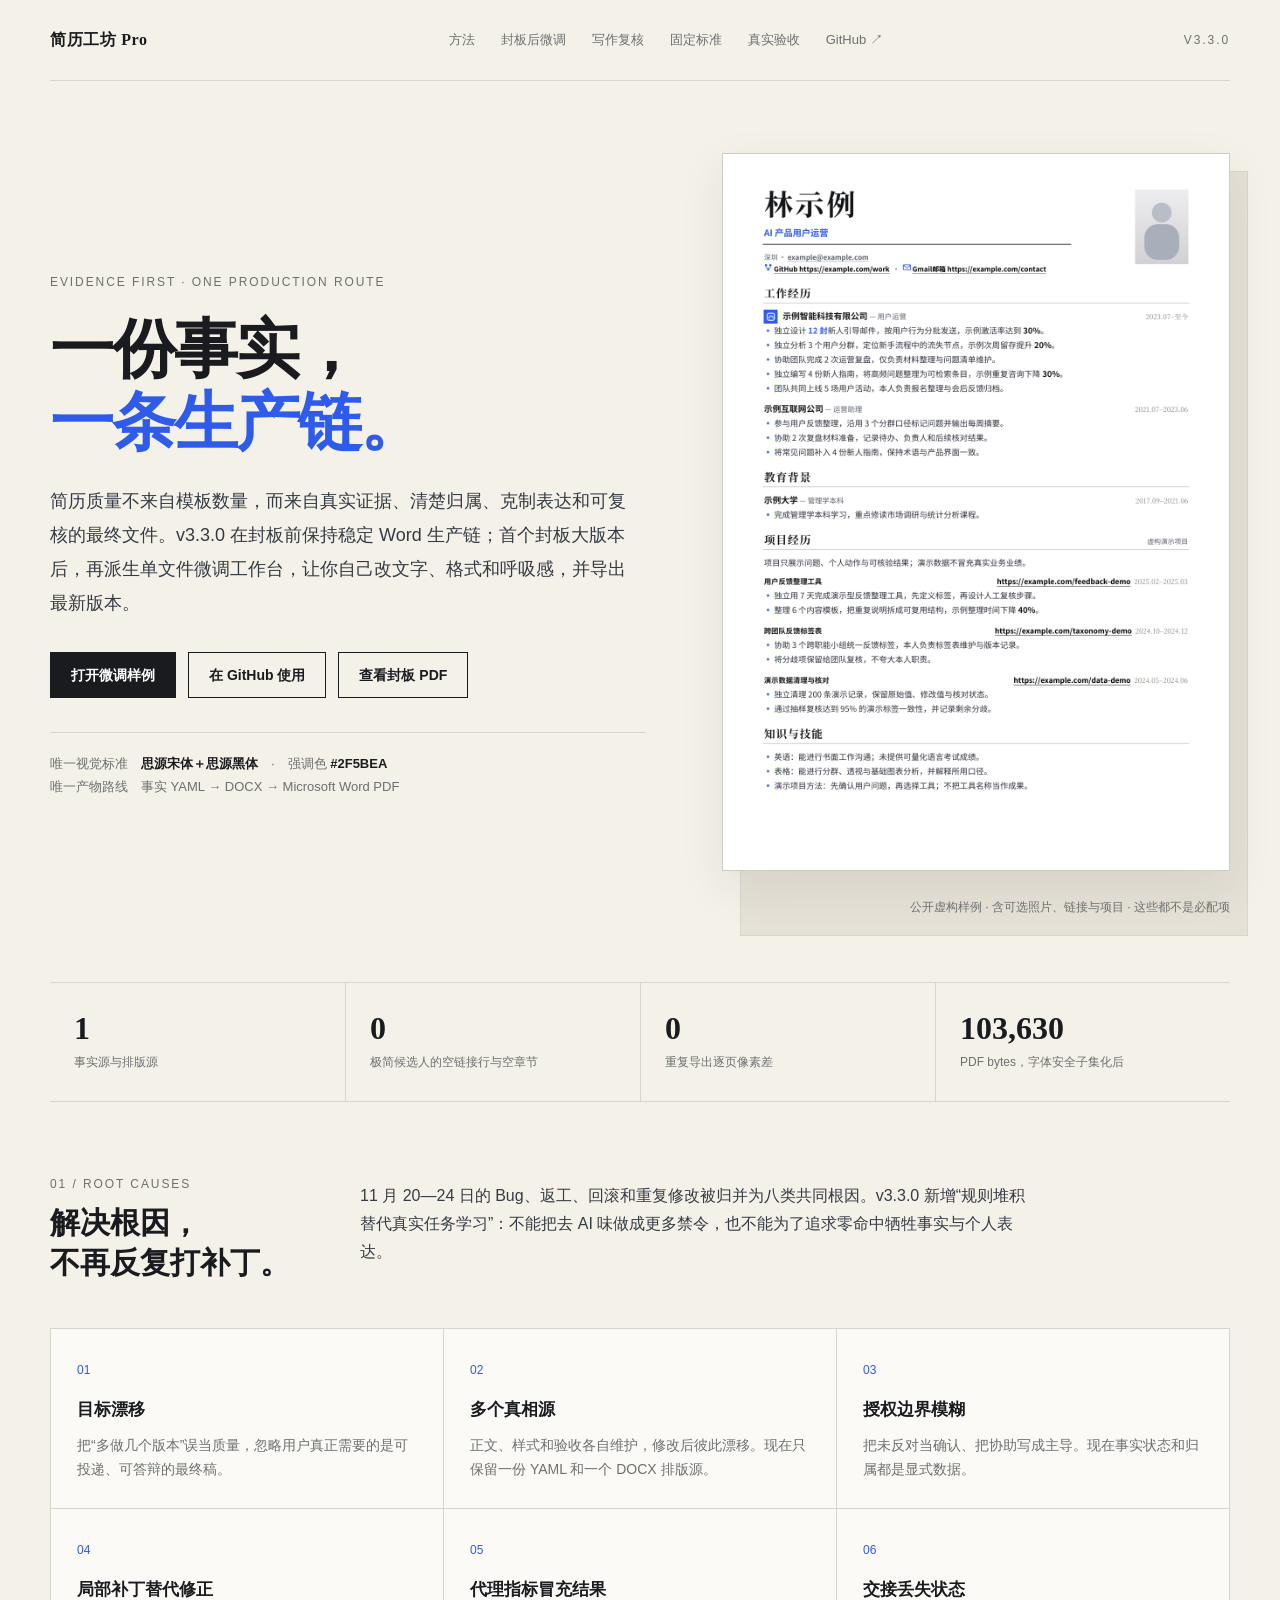
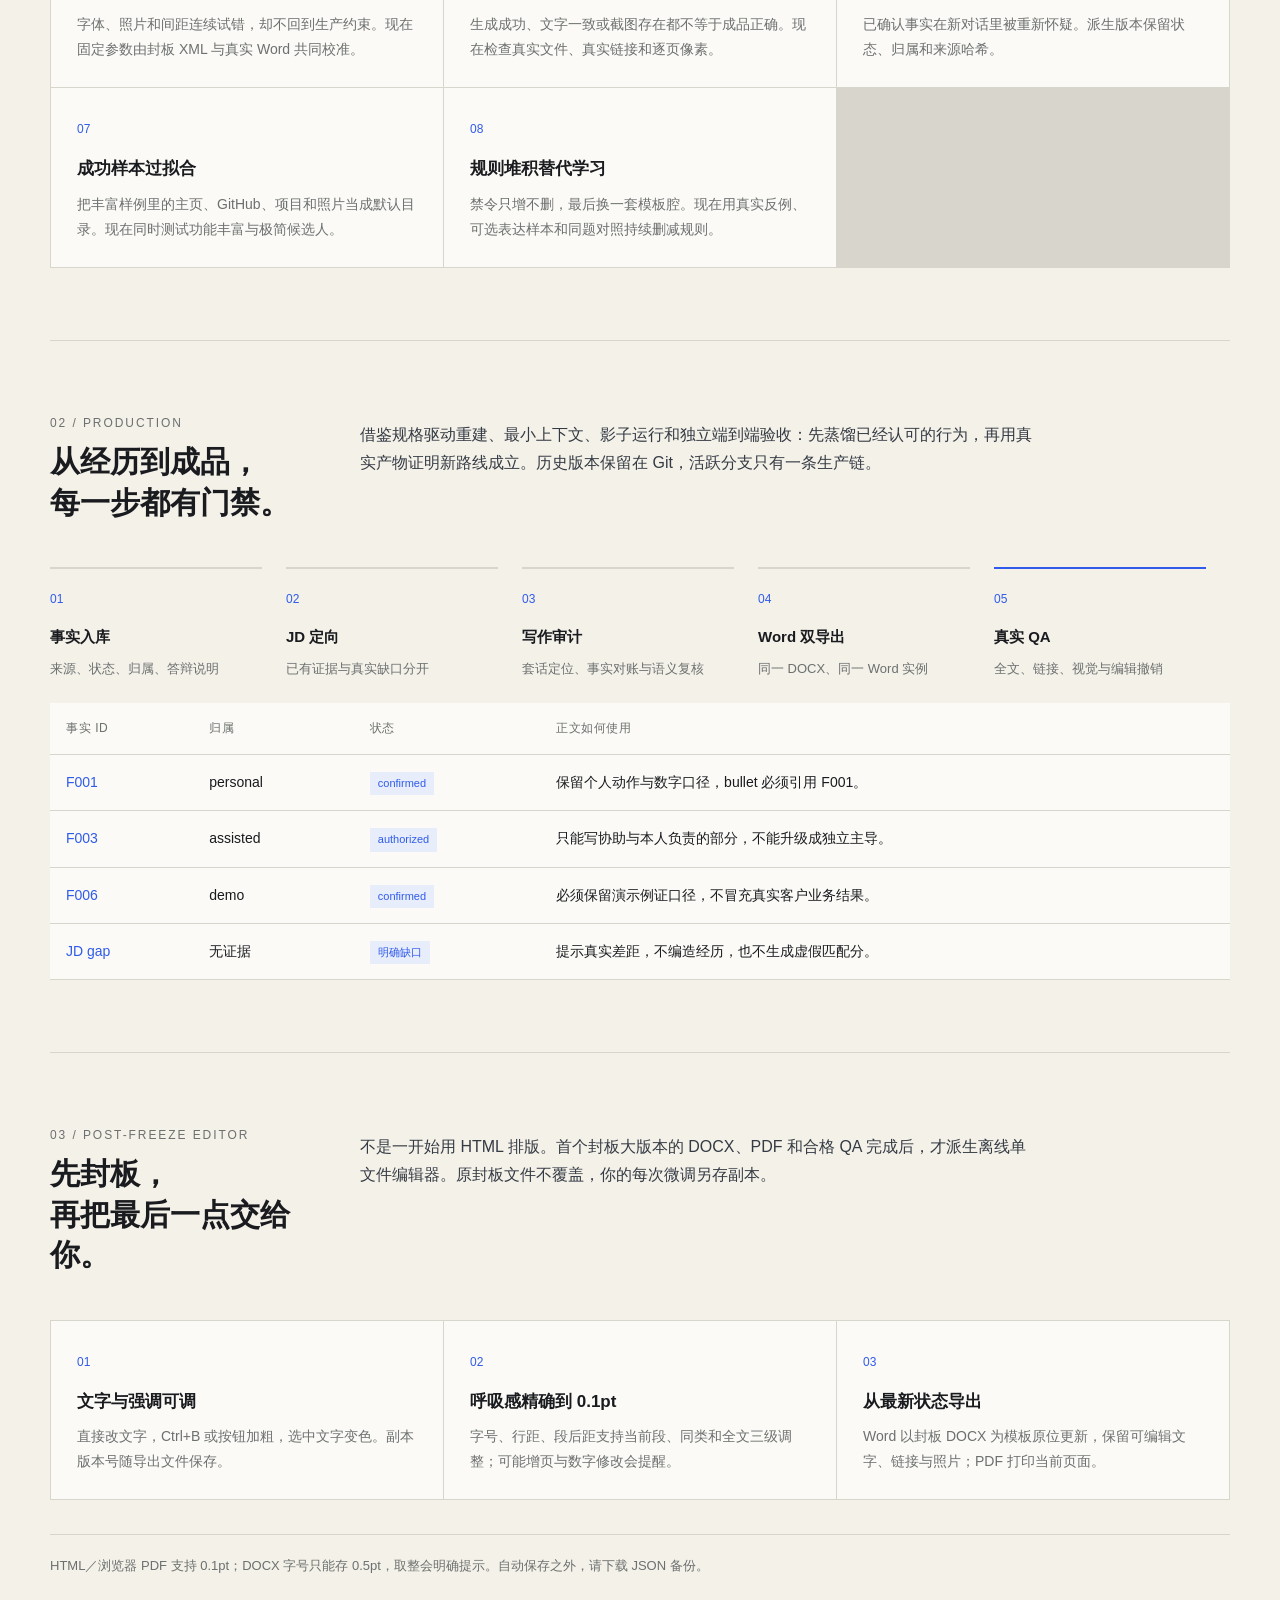
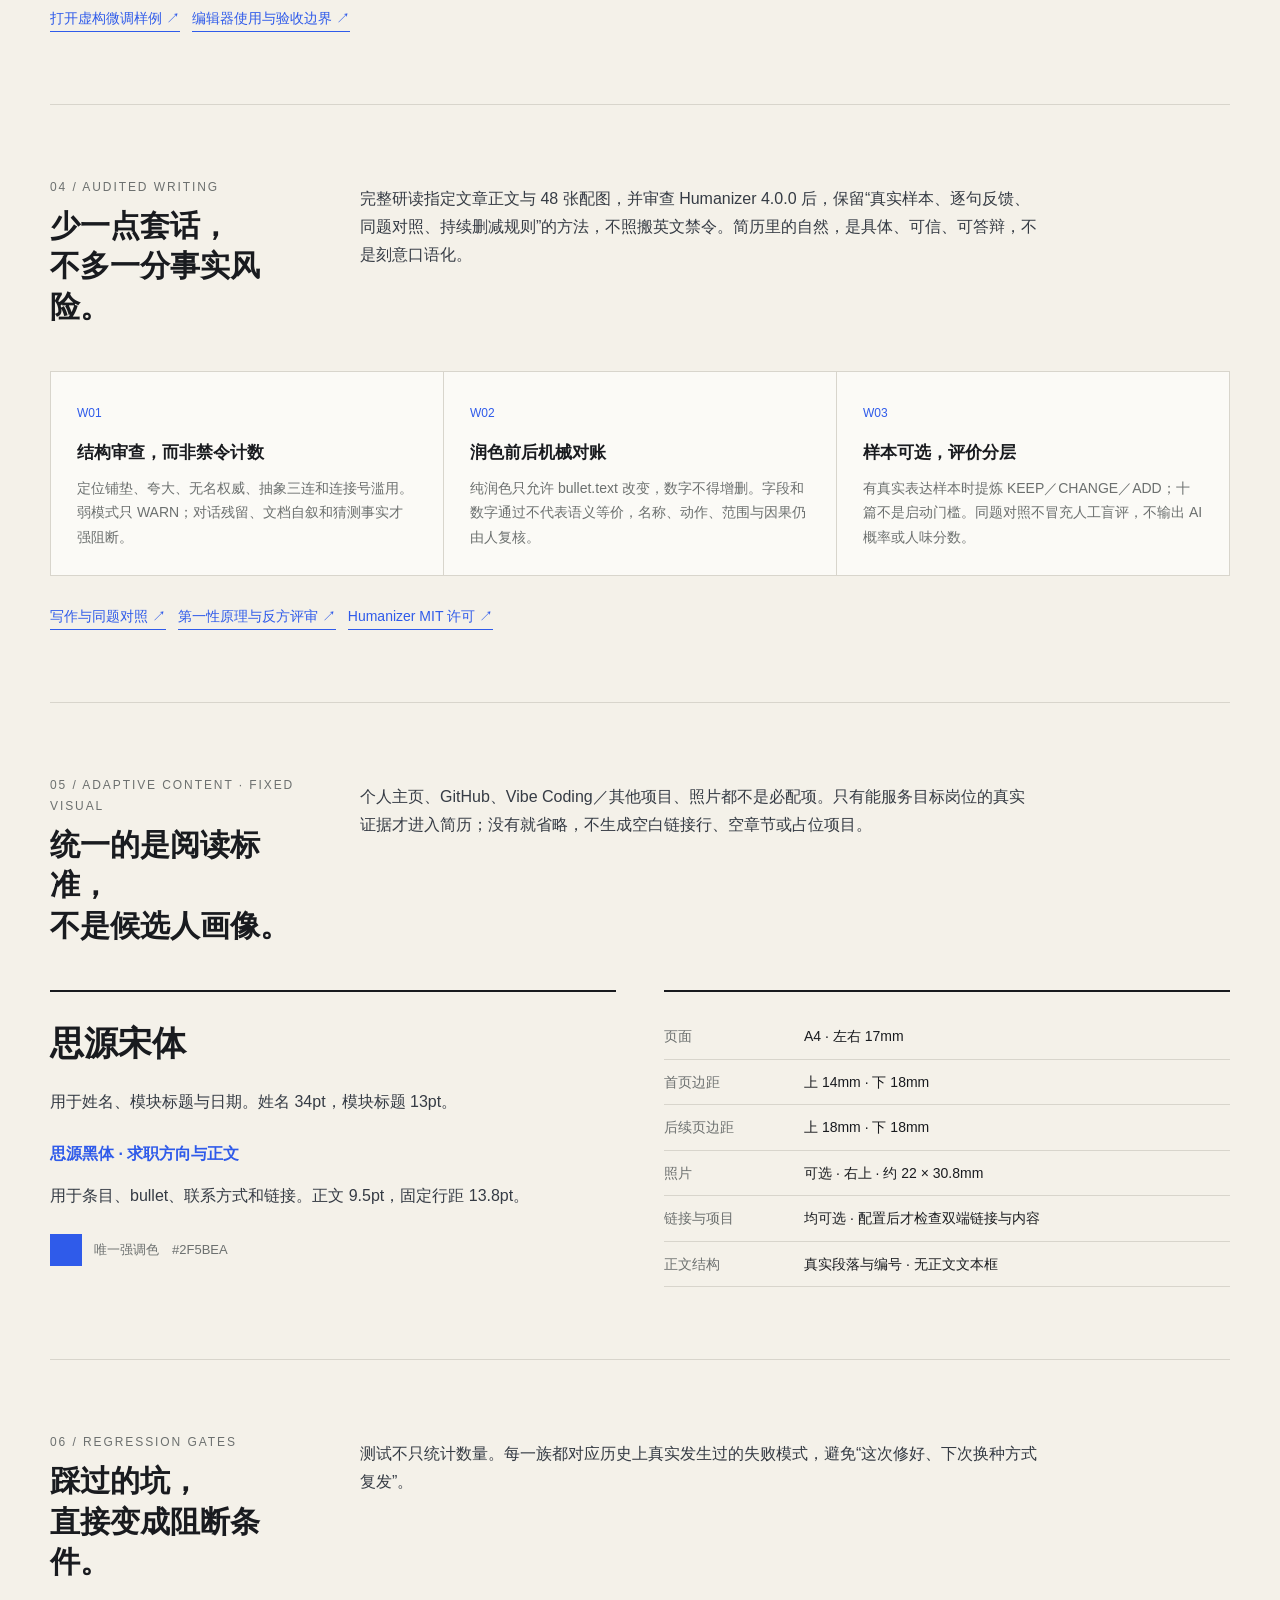
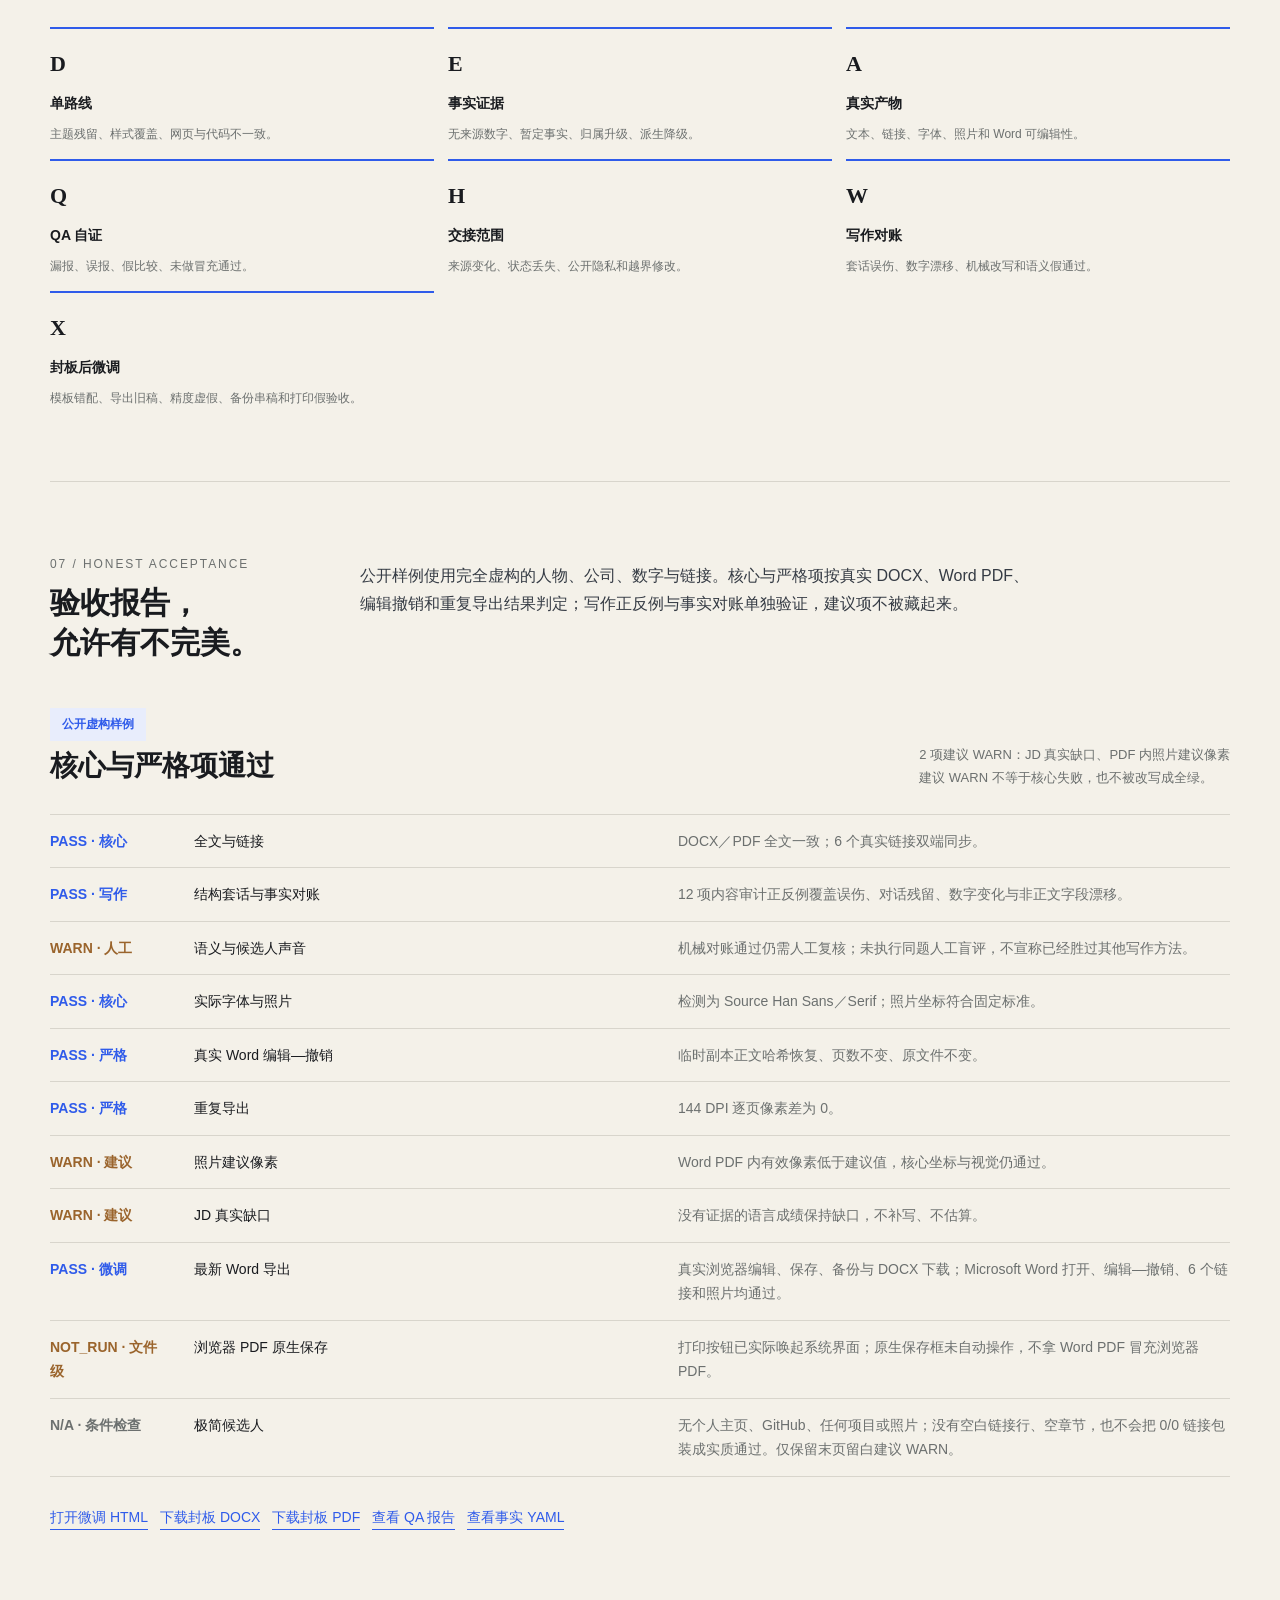
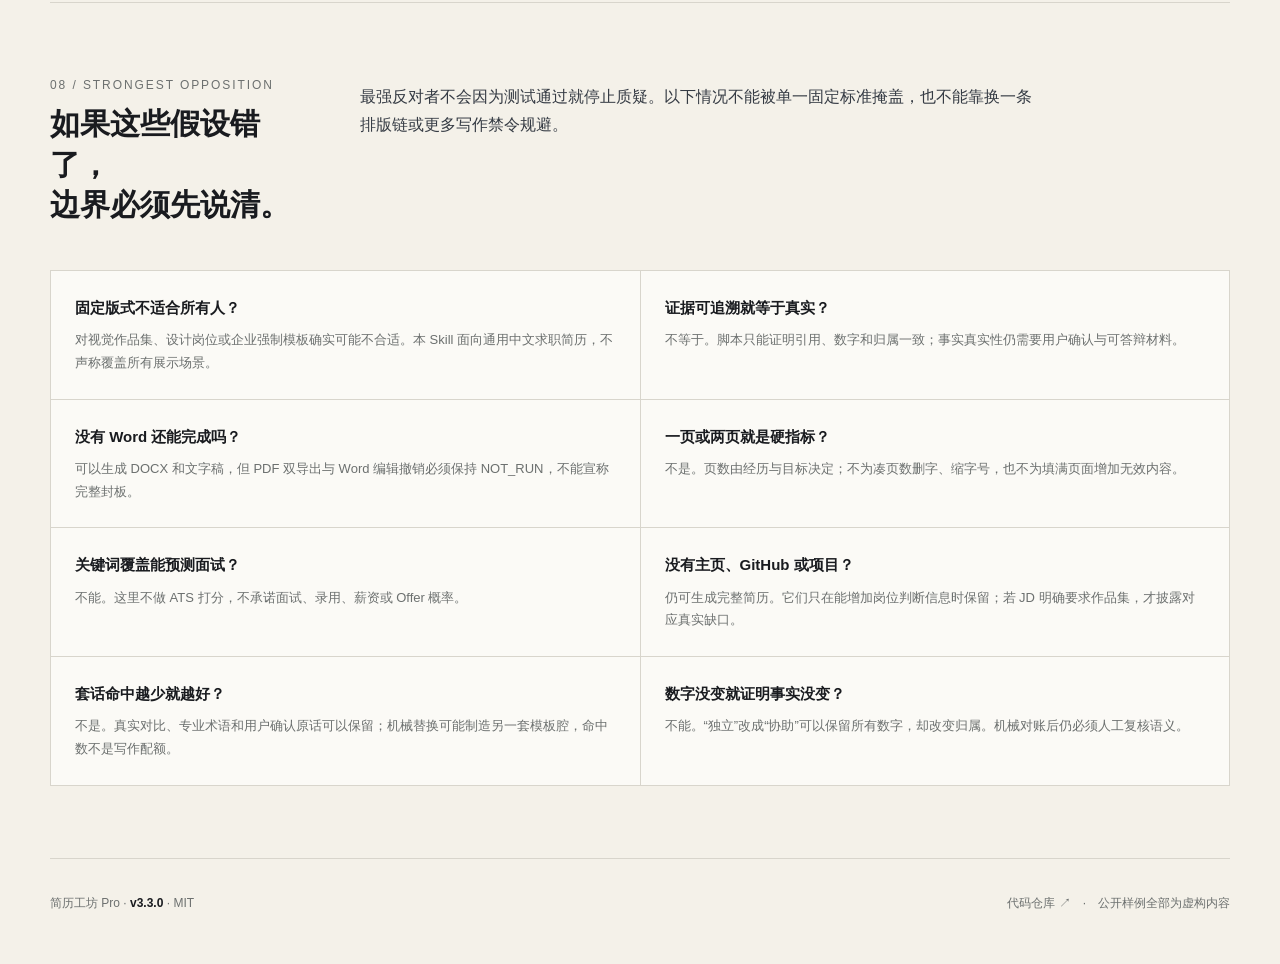
<file: docs/index.html>
<!doctype html>
<html lang="zh-CN">
<head>
<meta charset="utf-8">
<meta name="viewport" content="width=device-width, initial-scale=1">
<title>简历工坊 Pro v3.3.0 · 一份事实，一条生产链</title>
<meta name="description" content="基于证据台账、定向正文、唯一 DOCX 排版源与 Microsoft Word 同源 PDF 的中文简历 Skill。固定思源宋体、思源黑体与 #2F5BEA，提供真实产物验收。">
<meta property="og:title" content="简历工坊 Pro v3.3.0">
<meta property="og:description" content="不再选择模板。用一份事实基线、一条 Word 生产链和一套真实 QA，把简历做得可信、可编辑、可复核。">
<meta property="og:type" content="website">
<style>
:root{--paper:#f4f1e9;--surface:#fbfaf6;--ink:#191b1f;--body:#353b44;--muted:#6c706f;--line:#d8d5cc;--accent:#2f5bea;--soft:#e8edfc;--warn:#9a642c;--serif:"Noto Serif SC","Source Han Serif SC","思源宋体",serif;--sans:"Noto Sans SC","Source Han Sans SC","思源黑体","Microsoft YaHei",sans-serif}
*{box-sizing:border-box}html{scroll-behavior:smooth}body{margin:0;background:var(--paper);color:var(--ink);font-family:var(--sans);font-size:16px;line-height:1.75;-webkit-font-smoothing:antialiased}a{color:inherit;text-decoration:none}a:hover{color:var(--accent)}.wrap{width:min(1180px,calc(100% - 64px));margin:auto}.eyebrow{font-size:12px;letter-spacing:.16em;text-transform:uppercase;color:var(--muted);font-variant-numeric:tabular-nums}.top{display:flex;justify-content:space-between;align-items:center;padding:26px 0;border-bottom:1px solid var(--line)}.brand{font-family:var(--serif);font-weight:700;letter-spacing:.04em}.nav{display:flex;gap:26px;font-size:13px;color:var(--muted)}.hero{display:grid;grid-template-columns:1.08fr .92fr;gap:76px;align-items:center;padding:72px 0 64px}.hero h1{font-family:var(--serif);font-size:clamp(42px,5vw,68px);line-height:1.15;letter-spacing:-.03em;margin:20px 0 24px}.hero h1 span{color:var(--accent)}.lede{font-size:18px;line-height:1.9;color:var(--body);max-width:580px}.actions{display:flex;flex-wrap:wrap;gap:12px;margin-top:32px}.button{display:inline-flex;align-items:center;min-height:46px;padding:0 20px;border:1px solid var(--ink);font-size:14px;font-weight:600}.button.primary{background:var(--ink);color:white}.button.primary:hover{background:var(--accent);border-color:var(--accent);color:white}.button.secondary{background:transparent}.contract{margin-top:34px;padding-top:20px;border-top:1px solid var(--line);font-size:13px;color:var(--muted)}.contract b{color:var(--ink)}.sample{margin:0;position:relative}.sample:before{content:"";position:absolute;inset:18px -18px -18px 18px;background:#e6e1d6;border:1px solid var(--line)}.sample img{position:relative;display:block;width:100%;height:auto;background:white;border:1px solid #cfccc4;box-shadow:0 16px 44px rgba(30,32,36,.08)}.sample figcaption{position:relative;margin-top:26px;text-align:right;font-size:12px;color:var(--muted);font-variant-numeric:tabular-nums}.metrics{display:grid;grid-template-columns:repeat(4,1fr);border-top:1px solid var(--line);border-bottom:1px solid var(--line)}.metric{padding:26px 24px}.metric+.metric{border-left:1px solid var(--line)}.metric b{display:block;font-family:var(--serif);font-size:32px;line-height:1.2;font-variant-numeric:tabular-nums}.metric span{font-size:12px;color:var(--muted)}section{padding:72px 0;border-bottom:1px solid var(--line)}.section-head{display:grid;grid-template-columns:260px 1fr;gap:50px;margin-bottom:36px}.section-head h2{font-family:var(--serif);font-size:30px;line-height:1.35;margin:8px 0}.section-head p{margin:8px 0;color:var(--body);max-width:680px}.cards{display:grid;grid-template-columns:repeat(3,1fr);gap:1px;background:var(--line);border:1px solid var(--line)}.card{background:var(--surface);padding:26px}.card .num{font-size:12px;color:var(--accent);font-variant-numeric:tabular-nums}.card h3{font-size:17px;margin:12px 0 8px}.card p{font-size:14px;color:var(--muted);margin:0}.pipeline{display:grid;grid-template-columns:repeat(5,1fr);counter-reset:step}.step{position:relative;padding:22px 24px 22px 0;counter-increment:step}.step:before{content:"0" counter(step);display:block;color:var(--accent);font-size:12px;margin-bottom:14px;font-variant-numeric:tabular-nums}.step:after{content:"";position:absolute;left:0;right:24px;top:0;height:2px;background:var(--line)}.step:last-child:after{background:var(--accent)}.step h3{font-size:15px;margin:0 0 8px}.step p{font-size:13px;color:var(--muted);margin:0}.ledger{width:100%;border-collapse:collapse;background:var(--surface);font-size:14px}.ledger th,.ledger td{text-align:left;padding:15px 16px;border-bottom:1px solid var(--line);vertical-align:top}.ledger th{font-size:12px;font-weight:500;color:var(--muted);letter-spacing:.05em}.ledger td:first-child{color:var(--accent);white-space:nowrap;font-variant-numeric:tabular-nums}.status{display:inline-block;padding:2px 8px;font-size:11px;background:var(--soft);color:var(--accent)}.visual{display:grid;grid-template-columns:1fr 1fr;gap:48px}.typebox,.specbox{border-top:2px solid var(--ink);padding-top:22px}.typebox .name{font-family:var(--serif);font-size:34px;font-weight:700}.typebox .body{font-size:16px;color:var(--body);margin:14px 0 24px}.typebox .role{color:var(--accent);font-weight:700}.swatch{display:flex;align-items:center;gap:12px;font-size:13px;color:var(--muted)}.swatch i{display:block;width:32px;height:32px;background:var(--accent)}.specbox dl{display:grid;grid-template-columns:140px 1fr;margin:0;font-size:14px}.specbox dt,.specbox dd{padding:10px 0;border-bottom:1px solid var(--line)}.specbox dt{color:var(--muted)}.specbox dd{margin:0;font-variant-numeric:tabular-nums}.gates{display:grid;grid-template-columns:repeat(3,1fr);gap:14px}.gate{border-top:2px solid var(--accent);padding-top:16px}.gate b{font-size:22px;font-family:var(--serif)}.gate h3{font-size:14px;margin:8px 0}.gate p{font-size:12px;color:var(--muted);margin:0}.qa-summary{display:flex;justify-content:space-between;align-items:flex-end;gap:24px;margin-bottom:24px}.qa-summary strong{font-family:var(--serif);font-size:28px}.qa-summary p{margin:0;color:var(--muted);font-size:13px}.pill{display:inline-block;background:var(--soft);color:var(--accent);padding:6px 12px;font-size:12px;font-weight:700}.qa-list{border-top:1px solid var(--line)}.qa-row{display:grid;grid-template-columns:120px 1fr 1.2fr;gap:24px;padding:14px 0;border-bottom:1px solid var(--line);font-size:14px}.qa-row .pass{color:var(--accent);font-weight:700}.qa-row .warning{color:var(--warn);font-weight:700}.qa-row .na{color:var(--muted);font-weight:700}.qa-row span:last-child{color:var(--muted)}.opposition{display:grid;grid-template-columns:1fr 1fr;gap:1px;background:var(--line);border:1px solid var(--line)}.objection{background:var(--surface);padding:24px}.objection h3{font-size:15px;margin:0 0 8px}.objection p{font-size:13px;color:var(--muted);margin:0}.downloads{display:flex;flex-wrap:wrap;gap:12px;margin-top:28px}.downloads a{border-bottom:1px solid var(--accent);color:var(--accent);font-size:14px}footer{padding:34px 0 50px;color:var(--muted);font-size:12px}.footer-row{display:flex;justify-content:space-between;gap:24px}.footer-row b{color:var(--ink);font-variant-numeric:tabular-nums}
@media(max-width:900px){.wrap{width:min(100% - 36px,720px)}.hero{grid-template-columns:1fr;gap:48px;padding-top:48px}.sample{max-width:560px}.section-head{grid-template-columns:1fr;gap:8px}.cards{grid-template-columns:repeat(2,1fr)}.pipeline{grid-template-columns:repeat(2,1fr)}.gates{grid-template-columns:repeat(2,1fr)}.visual{grid-template-columns:1fr}.metrics{grid-template-columns:repeat(2,1fr)}.metric:nth-child(3){border-left:0;border-top:1px solid var(--line)}.metric:nth-child(4){border-top:1px solid var(--line)}.nav{display:none}}
@media(max-width:560px){.hero h1{font-size:40px}.lede{font-size:16px}.cards,.pipeline,.gates,.opposition{grid-template-columns:1fr}.qa-row{grid-template-columns:88px 1fr}.qa-row span:last-child{grid-column:2}.metrics{grid-template-columns:1fr 1fr}.metric{padding:20px 14px}.ledger{font-size:12px}.ledger th,.ledger td{padding:10px 8px}.footer-row{display:block}.sample:before{inset:10px -10px -10px 10px}}
</style>
</head>
<body>
<header class="wrap top">
  <a class="brand" href="#top">简历工坊 Pro</a>
  <nav class="nav" aria-label="页面导航"><a href="#method">方法</a><a href="#editor">封板后微调</a><a href="#writing">写作复核</a><a href="#standard">固定标准</a><a href="#qa">真实验收</a><a href="https://github.com/zhoujinq/resume-master">GitHub ↗</a></nav>
  <span class="eyebrow">v3.3.0</span>
</header>
<main id="top" class="wrap">
  <div class="hero">
    <div>
      <div class="eyebrow">Evidence first · One production route</div>
      <h1>一份事实，<br><span>一条生产链。</span></h1>
      <p class="lede">简历质量不来自模板数量，而来自真实证据、清楚归属、克制表达和可复核的最终文件。v3.3.0 在封板前保持稳定 Word 生产链；首个封板大版本后，再派生单文件微调工作台，让你自己改文字、格式和呼吸感，并导出最新版本。</p>
      <div class="actions"><a class="button primary" href="editor.html">打开微调样例</a><a class="button secondary" href="https://github.com/zhoujinq/resume-master">在 GitHub 使用</a><a class="button secondary" href="assets/sample-v3.pdf">查看封板 PDF</a></div>
      <div class="contract">唯一视觉标准　<b>思源宋体＋思源黑体</b>　·　强调色 <b>#2F5BEA</b><br>唯一产物路线　事实 YAML → DOCX → Microsoft Word PDF</div>
    </div>
    <figure class="sample"><img src="assets/sample-v3.png" alt="简历工坊 v3 的公开虚构一页样例，展示思源字体、蓝色强调，以及可选的照片、链接和项目经历"><figcaption>公开虚构样例 · 含可选照片、链接与项目 · 这些都不是必配项</figcaption></figure>
  </div>
  <div class="metrics" aria-label="公开样例关键验收结果">
    <div class="metric"><b>1</b><span>事实源与排版源</span></div><div class="metric"><b>0</b><span>极简候选人的空链接行与空章节</span></div><div class="metric"><b>0</b><span>重复导出逐页像素差</span></div><div class="metric"><b>103,630</b><span>PDF bytes，字体安全子集化后</span></div>
  </div>

  <section id="method">
    <div class="section-head"><div><div class="eyebrow">01 / Root causes</div><h2>解决根因，<br>不再反复打补丁。</h2></div><p>11 月 20—24 日的 Bug、返工、回滚和重复修改被归并为八类共同根因。v3.3.0 新增“规则堆积替代真实任务学习”：不能把去 AI 味做成更多禁令，也不能为了追求零命中牺牲事实与个人表达。</p></div>
    <div class="cards">
      <article class="card"><span class="num">01</span><h3>目标漂移</h3><p>把“多做几个版本”误当质量，忽略用户真正需要的是可投递、可答辩的最终稿。</p></article>
      <article class="card"><span class="num">02</span><h3>多个真相源</h3><p>正文、样式和验收各自维护，修改后彼此漂移。现在只保留一份 YAML 和一个 DOCX 排版源。</p></article>
      <article class="card"><span class="num">03</span><h3>授权边界模糊</h3><p>把未反对当确认、把协助写成主导。现在事实状态和归属都是显式数据。</p></article>
      <article class="card"><span class="num">04</span><h3>局部补丁替代修正</h3><p>字体、照片和间距连续试错，却不回到生产约束。现在固定参数由封板 XML 与真实 Word 共同校准。</p></article>
      <article class="card"><span class="num">05</span><h3>代理指标冒充结果</h3><p>生成成功、文字一致或截图存在都不等于成品正确。现在检查真实文件、真实链接和逐页像素。</p></article>
      <article class="card"><span class="num">06</span><h3>交接丢失状态</h3><p>已确认事实在新对话里被重新怀疑。派生版本保留状态、归属和来源哈希。</p></article>
      <article class="card"><span class="num">07</span><h3>成功样本过拟合</h3><p>把丰富样例里的主页、GitHub、项目和照片当成默认目录。现在同时测试功能丰富与极简候选人。</p></article>
      <article class="card"><span class="num">08</span><h3>规则堆积替代学习</h3><p>禁令只增不删，最后换一套模板腔。现在用真实反例、可选表达样本和同题对照持续删减规则。</p></article>
    </div>
  </section>

  <section>
    <div class="section-head"><div><div class="eyebrow">02 / Production</div><h2>从经历到成品，<br>每一步都有门禁。</h2></div><p>借鉴规格驱动重建、最小上下文、影子运行和独立端到端验收：先蒸馏已经认可的行为，再用真实产物证明新路线成立。历史版本保留在 Git，活跃分支只有一条生产链。</p></div>
    <div class="pipeline">
      <article class="step"><h3>事实入库</h3><p>来源、状态、归属、答辩说明</p></article><article class="step"><h3>JD 定向</h3><p>已有证据与真实缺口分开</p></article><article class="step"><h3>写作审计</h3><p>套话定位、事实对账与语义复核</p></article><article class="step"><h3>Word 双导出</h3><p>同一 DOCX、同一 Word 实例</p></article><article class="step"><h3>真实 QA</h3><p>全文、链接、视觉与编辑撤销</p></article>
    </div>
    <table class="ledger"><thead><tr><th>事实 ID</th><th>归属</th><th>状态</th><th>正文如何使用</th></tr></thead><tbody>
      <tr><td>F001</td><td>personal</td><td><span class="status">confirmed</span></td><td>保留个人动作与数字口径，bullet 必须引用 F001。</td></tr>
      <tr><td>F003</td><td>assisted</td><td><span class="status">authorized</span></td><td>只能写协助与本人负责的部分，不能升级成独立主导。</td></tr>
      <tr><td>F006</td><td>demo</td><td><span class="status">confirmed</span></td><td>必须保留演示例证口径，不冒充真实客户业务结果。</td></tr>
      <tr><td>JD gap</td><td>无证据</td><td><span class="status">明确缺口</span></td><td>提示真实差距，不编造经历，也不生成虚假匹配分。</td></tr>
    </tbody></table>
  </section>

  <section id="editor">
    <div class="section-head"><div><div class="eyebrow">03 / Post-freeze editor</div><h2>先封板，<br>再把最后一点交给你。</h2></div><p>不是一开始用 HTML 排版。首个封板大版本的 DOCX、PDF 和合格 QA 完成后，才派生离线单文件编辑器。原封板文件不覆盖，你的每次微调另存副本。</p></div>
    <div class="cards">
      <article class="card"><span class="num">01</span><h3>文字与强调可调</h3><p>直接改文字，Ctrl+B 或按钮加粗，选中文字变色。副本版本号随导出文件保存。</p></article>
      <article class="card"><span class="num">02</span><h3>呼吸感精确到 0.1pt</h3><p>字号、行距、段后距支持当前段、同类和全文三级调整；可能增页与数字修改会提醒。</p></article>
      <article class="card"><span class="num">03</span><h3>从最新状态导出</h3><p>Word 以封板 DOCX 为模板原位更新，保留可编辑文字、链接与照片；PDF 打印当前页面。</p></article>
    </div>
    <div class="contract">HTML／浏览器 PDF 支持 0.1pt；DOCX 字号只能存 0.5pt，取整会明确提示。自动保存之外，请下载 JSON 备份。</div>
    <div class="downloads"><a href="editor.html">打开虚构微调样例 ↗</a><a href="https://github.com/zhoujinq/resume-master/blob/main/references/editor.md">编辑器使用与验收边界 ↗</a></div>
  </section>

  <section id="writing">
    <div class="section-head"><div><div class="eyebrow">04 / Audited writing</div><h2>少一点套话，<br>不多一分事实风险。</h2></div><p>完整研读指定文章正文与 48 张配图，并审查 Humanizer 4.0.0 后，保留“真实样本、逐句反馈、同题对照、持续删减规则”的方法，不照搬英文禁令。简历里的自然，是具体、可信、可答辩，不是刻意口语化。</p></div>
    <div class="cards">
      <article class="card"><span class="num">W01</span><h3>结构审查，而非禁令计数</h3><p>定位铺垫、夸大、无名权威、抽象三连和连接号滥用。弱模式只 WARN；对话残留、文档自叙和猜测事实才强阻断。</p></article>
      <article class="card"><span class="num">W02</span><h3>润色前后机械对账</h3><p>纯润色只允许 bullet.text 改变，数字不得增删。字段和数字通过不代表语义等价，名称、动作、范围与因果仍由人复核。</p></article>
      <article class="card"><span class="num">W03</span><h3>样本可选，评价分层</h3><p>有真实表达样本时提炼 KEEP／CHANGE／ADD；十篇不是启动门槛。同题对照不冒充人工盲评，不输出 AI 概率或人味分数。</p></article>
    </div>
    <div class="downloads"><a href="https://github.com/zhoujinq/resume-master/blob/main/references/writing-style.md">写作与同题对照 ↗</a><a href="https://github.com/zhoujinq/resume-master/blob/main/docs/design-rationale-v3.3.0.md">第一性原理与反方评审 ↗</a><a href="https://github.com/zhoujinq/resume-master/blob/main/licenses/humanizer-LICENSE">Humanizer MIT 许可 ↗</a></div>
  </section>

  <section id="standard">
    <div class="section-head"><div><div class="eyebrow">05 / Adaptive content · Fixed visual</div><h2>统一的是阅读标准，<br>不是候选人画像。</h2></div><p>个人主页、GitHub、Vibe Coding／其他项目、照片都不是必配项。只有能服务目标岗位的真实证据才进入简历；没有就省略，不生成空白链接行、空章节或占位项目。</p></div>
    <div class="visual">
      <div class="typebox"><div class="name">思源宋体</div><p class="body">用于姓名、模块标题与日期。姓名 34pt，模块标题 13pt。</p><div class="role">思源黑体 · 求职方向与正文</div><p class="body">用于条目、bullet、联系方式和链接。正文 9.5pt，固定行距 13.8pt。</p><div class="swatch"><i></i><span>唯一强调色　#2F5BEA</span></div></div>
      <div class="specbox"><dl><dt>页面</dt><dd>A4 · 左右 17mm</dd><dt>首页边距</dt><dd>上 14mm · 下 18mm</dd><dt>后续页边距</dt><dd>上 18mm · 下 18mm</dd><dt>照片</dt><dd>可选 · 右上 · 约 22 × 30.8mm</dd><dt>链接与项目</dt><dd>均可选 · 配置后才检查双端链接与内容</dd><dt>正文结构</dt><dd>真实段落与编号 · 无正文文本框</dd></dl></div>
    </div>
  </section>

  <section>
    <div class="section-head"><div><div class="eyebrow">06 / Regression gates</div><h2>踩过的坑，<br>直接变成阻断条件。</h2></div><p>测试不只统计数量。每一族都对应历史上真实发生过的失败模式，避免“这次修好、下次换种方式复发”。</p></div>
    <div class="gates"><article class="gate"><b>D</b><h3>单路线</h3><p>主题残留、样式覆盖、网页与代码不一致。</p></article><article class="gate"><b>E</b><h3>事实证据</h3><p>无来源数字、暂定事实、归属升级、派生降级。</p></article><article class="gate"><b>A</b><h3>真实产物</h3><p>文本、链接、字体、照片和 Word 可编辑性。</p></article><article class="gate"><b>Q</b><h3>QA 自证</h3><p>漏报、误报、假比较、未做冒充通过。</p></article><article class="gate"><b>H</b><h3>交接范围</h3><p>来源变化、状态丢失、公开隐私和越界修改。</p></article><article class="gate"><b>W</b><h3>写作对账</h3><p>套话误伤、数字漂移、机械改写和语义假通过。</p></article><article class="gate"><b>X</b><h3>封板后微调</h3><p>模板错配、导出旧稿、精度虚假、备份串稿和打印假验收。</p></article></div>
  </section>

  <section id="qa">
    <div class="section-head"><div><div class="eyebrow">07 / Honest acceptance</div><h2>验收报告，<br>允许有不完美。</h2></div><p>公开样例使用完全虚构的人物、公司、数字与链接。核心与严格项按真实 DOCX、Word PDF、编辑撤销和重复导出结果判定；写作正反例与事实对账单独验证，建议项不被藏起来。</p></div>
    <div class="qa-summary"><div><span class="pill">公开虚构样例</span><br><strong>核心与严格项通过</strong></div><p>2 项建议 WARN：JD 真实缺口、PDF 内照片建议像素<br>建议 WARN 不等于核心失败，也不被改写成全绿。</p></div>
    <div class="qa-list">
      <div class="qa-row"><span class="pass">PASS · 核心</span><span>全文与链接</span><span>DOCX／PDF 全文一致；6 个真实链接双端同步。</span></div>
      <div class="qa-row"><span class="pass">PASS · 写作</span><span>结构套话与事实对账</span><span>12 项内容审计正反例覆盖误伤、对话残留、数字变化与非正文字段漂移。</span></div>
      <div class="qa-row"><span class="warning">WARN · 人工</span><span>语义与候选人声音</span><span>机械对账通过仍需人工复核；未执行同题人工盲评，不宣称已经胜过其他写作方法。</span></div>
      <div class="qa-row"><span class="pass">PASS · 核心</span><span>实际字体与照片</span><span>检测为 Source Han Sans／Serif；照片坐标符合固定标准。</span></div>
      <div class="qa-row"><span class="pass">PASS · 严格</span><span>真实 Word 编辑—撤销</span><span>临时副本正文哈希恢复、页数不变、原文件不变。</span></div>
      <div class="qa-row"><span class="pass">PASS · 严格</span><span>重复导出</span><span>144 DPI 逐页像素差为 0。</span></div>
      <div class="qa-row"><span class="warning">WARN · 建议</span><span>照片建议像素</span><span>Word PDF 内有效像素低于建议值，核心坐标与视觉仍通过。</span></div>
      <div class="qa-row"><span class="warning">WARN · 建议</span><span>JD 真实缺口</span><span>没有证据的语言成绩保持缺口，不补写、不估算。</span></div>
      <div class="qa-row"><span class="pass">PASS · 微调</span><span>最新 Word 导出</span><span>真实浏览器编辑、保存、备份与 DOCX 下载；Microsoft Word 打开、编辑—撤销、6 个链接和照片均通过。</span></div>
      <div class="qa-row"><span class="warning">NOT_RUN · 文件级</span><span>浏览器 PDF 原生保存</span><span>打印按钮已实际唤起系统界面；原生保存框未自动操作，不拿 Word PDF 冒充浏览器 PDF。</span></div>
      <div class="qa-row"><span class="na">N/A · 条件检查</span><span>极简候选人</span><span>无个人主页、GitHub、任何项目或照片；没有空白链接行、空章节，也不会把 0/0 链接包装成实质通过。仅保留末页留白建议 WARN。</span></div>
    </div>
    <div class="downloads"><a href="editor.html">打开微调 HTML</a><a href="assets/sample-v3.docx">下载封板 DOCX</a><a href="assets/sample-v3.pdf">下载封板 PDF</a><a href="assets/qa-v3.md">查看 QA 报告</a><a href="https://github.com/zhoujinq/resume-master/blob/main/examples/sample.yaml">查看事实 YAML</a></div>
  </section>

  <section>
    <div class="section-head"><div><div class="eyebrow">08 / Strongest opposition</div><h2>如果这些假设错了，<br>边界必须先说清。</h2></div><p>最强反对者不会因为测试通过就停止质疑。以下情况不能被单一固定标准掩盖，也不能靠换一条排版链或更多写作禁令规避。</p></div>
    <div class="opposition">
      <article class="objection"><h3>固定版式不适合所有人？</h3><p>对视觉作品集、设计岗位或企业强制模板确实可能不合适。本 Skill 面向通用中文求职简历，不声称覆盖所有展示场景。</p></article>
      <article class="objection"><h3>证据可追溯就等于真实？</h3><p>不等于。脚本只能证明引用、数字和归属一致；事实真实性仍需要用户确认与可答辩材料。</p></article>
      <article class="objection"><h3>没有 Word 还能完成吗？</h3><p>可以生成 DOCX 和文字稿，但 PDF 双导出与 Word 编辑撤销必须保持 NOT_RUN，不能宣称完整封板。</p></article>
      <article class="objection"><h3>一页或两页就是硬指标？</h3><p>不是。页数由经历与目标决定；不为凑页数删字、缩字号，也不为填满页面增加无效内容。</p></article>
      <article class="objection"><h3>关键词覆盖能预测面试？</h3><p>不能。这里不做 ATS 打分，不承诺面试、录用、薪资或 Offer 概率。</p></article>
      <article class="objection"><h3>没有主页、GitHub 或项目？</h3><p>仍可生成完整简历。它们只在能增加岗位判断信息时保留；若 JD 明确要求作品集，才披露对应真实缺口。</p></article>
      <article class="objection"><h3>套话命中越少就越好？</h3><p>不是。真实对比、专业术语和用户确认原话可以保留；机械替换可能制造另一套模板腔，命中数不是写作配额。</p></article>
      <article class="objection"><h3>数字没变就证明事实没变？</h3><p>不能。“独立”改成“协助”可以保留所有数字，却改变归属。机械对账后仍必须人工复核语义。</p></article>
    </div>
  </section>
</main>
<footer class="wrap"><div class="footer-row"><span>简历工坊 Pro · <b>v3.3.0</b> · MIT</span><span><a href="https://github.com/zhoujinq/resume-master">代码仓库 ↗</a>　·　公开样例全部为虚构内容</span></div></footer>
</body>
</html>
</file>
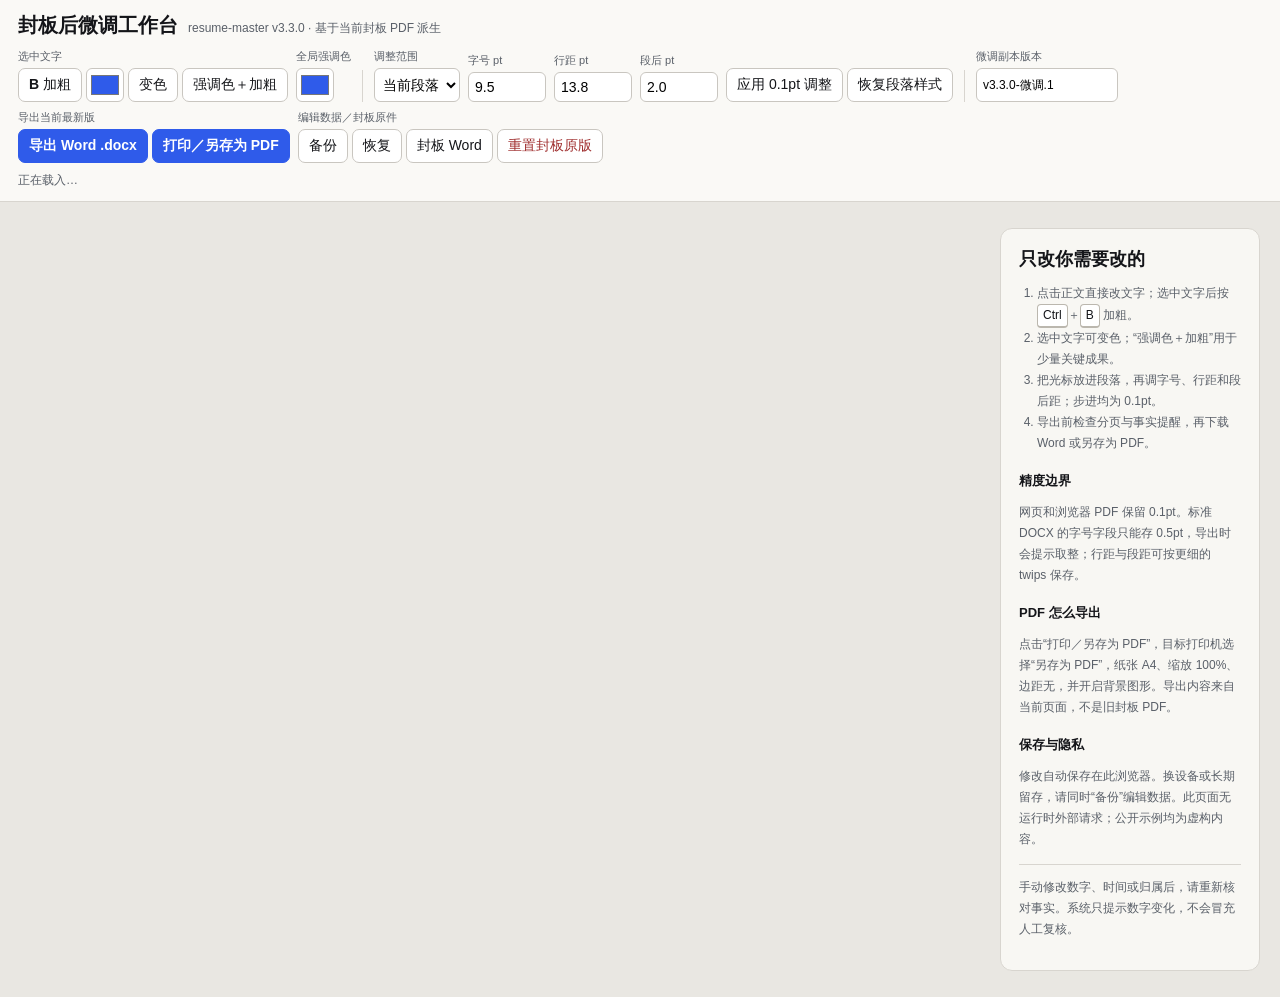
<file: assets/editor-template.html>
<!doctype html>
<html lang="zh-CN">
<head>
<meta charset="utf-8">
<meta name="viewport" content="width=device-width, initial-scale=1">
<meta name="color-scheme" content="light">
<title>封板后微调工作台 · resume-master v3.3.0</title>
<style>
:root{--accent:#2F5BEA;--ink:#141519;--body:#2B3038;--muted:#5A6069;--paper:#fff;--desk:#e9e7e2;--line:#d8d5cf;--sans:"思源黑体","Source Han Sans SC","Noto Sans CJK SC","Microsoft YaHei",sans-serif;--serif:"思源宋体","Source Han Serif SC","Noto Serif CJK SC","SimSun",serif}
*{box-sizing:border-box}body{margin:0;background:var(--desk);color:var(--ink);font-family:var(--sans);font-size:14px}button,input,select{font:inherit}button{cursor:pointer}.editor-bar{position:sticky;top:0;z-index:20;background:rgba(250,249,246,.98);border-bottom:1px solid var(--line);padding:12px 18px;backdrop-filter:blur(12px)}.bar-title{display:flex;align-items:baseline;gap:10px;margin-bottom:10px}.bar-title strong{font-family:var(--serif);font-size:20px}.bar-title span,.hint{color:var(--muted);font-size:12px}.toolbar{display:flex;flex-wrap:wrap;align-items:end;gap:8px}.tool{display:flex;flex-direction:column;gap:4px}.tool>span{font-size:11px;color:var(--muted)}.tool-row{display:flex;gap:4px;align-items:center}button,.file-button{border:1px solid #c9c6c0;background:#fff;color:var(--ink);border-radius:7px;padding:7px 10px;min-height:34px}button:hover,.file-button:hover{border-color:var(--accent)}button.primary{background:var(--accent);border-color:var(--accent);color:#fff;font-weight:700}button.danger{color:#9f2d2d}.file-button{display:inline-flex;align-items:center}.file-button input{display:none}input[type=number]{width:78px;border:1px solid #c9c6c0;border-radius:6px;padding:6px;background:#fff}input[type=text]{width:142px;height:34px;border:1px solid #c9c6c0;border-radius:6px;padding:6px;background:#fff;font-size:12px}input[type=color]{width:38px;height:34px;padding:2px;border:1px solid #c9c6c0;border-radius:6px;background:#fff}select{height:34px;border:1px solid #c9c6c0;border-radius:6px;background:#fff;padding:4px}.separator{width:1px;height:32px;background:var(--line);margin:0 3px}.status-line{display:flex;flex-wrap:wrap;gap:12px;margin-top:9px;font-size:12px;color:var(--muted)}#status.warning,[role=alert]{color:#9b5313}#factWarning,#overflowWarning{padding:3px 7px;background:#fff3d9;border-radius:5px}.workspace{display:grid;grid-template-columns:minmax(0,1fr) 280px;gap:20px;align-items:start}.resume-stage{min-width:0;overflow:auto;padding:26px}.resume-page{position:relative;width:210mm;min-height:297mm;padding:14mm 17mm 18mm;margin:0 auto 26px;background:var(--paper);box-shadow:0 4px 24px rgba(20,21,25,.12);color:var(--body);break-after:page;page-break-after:always}.resume-page:last-child{break-after:auto;page-break-after:auto}.resume-photo{position:absolute;left:171.185mm;top:14.852mm;width:22.005mm;height:30.7975mm;object-fit:cover}.resume-block{position:relative;margin:var(--before) 0 var(--after);font-size:var(--fs);line-height:var(--lh);font-family:var(--sans);overflow-wrap:anywhere}.editable,[data-field]{outline:none;min-width:1em}.editable:focus,[data-field]:focus{background:color-mix(in srgb,var(--accent) 7%,transparent);box-shadow:0 0 0 2px color-mix(in srgb,var(--accent) 10%,transparent)}.accent{color:var(--accent);font-weight:700}a{color:var(--accent);text-decoration:underline;text-decoration-thickness:.06em;text-underline-offset:.14em}.block-name{font-family:var(--serif);font-weight:700;color:var(--ink);letter-spacing:.135em}.block-role{font-weight:700;color:var(--accent);border-bottom:.7pt solid #1a1d22;padding-bottom:2pt}.block-contact,.block-links,.block-note{color:var(--muted)}.block-section{font-family:var(--serif);font-weight:700;color:var(--ink);border-bottom:.5pt solid #1a1d22;padding-bottom:2pt}.block-entry{font-weight:400}.entry-line{display:flex;align-items:baseline;gap:.48em}.entry-org{font-weight:700}.entry-role{color:var(--muted)}.entry-role:not(:empty):before{content:"— "}.section-line{display:flex;align-items:baseline;gap:12px}.section-note{margin-left:auto;font-family:var(--sans);font-size:8pt;font-weight:400;color:var(--muted);white-space:nowrap}.entry-date{margin-left:auto;font-family:var(--serif);color:#857f74;white-space:nowrap;text-align:right}.entry-link{flex:none;text-decoration:none}.block-bullet{padding-left:1em}.block-bullet:before{content:"•";position:absolute;left:0;top:0}.help-panel{position:sticky;top:174px;margin:26px 20px 26px 0;background:#f8f7f3;border:1px solid var(--line);border-radius:12px;padding:18px}.help-panel h2{font-family:var(--serif);font-size:18px;margin:0 0 12px}.help-panel h3{font-size:13px;margin:18px 0 6px}.help-panel p,.help-panel li{font-size:12px;line-height:1.75;color:var(--muted)}.help-panel ol,.help-panel ul{padding-left:18px;margin:6px 0}.key{display:inline-block;border:1px solid #bbb7ae;border-bottom-width:2px;border-radius:4px;background:#fff;padding:0 5px;color:var(--ink)}.privacy{border-top:1px solid var(--line);padding-top:12px;margin-top:14px}
@media(max-width:1100px){.workspace{display:block}.help-panel{position:static;margin:0 20px 24px}.resume-stage{padding:16px}.editor-bar{position:relative}.separator{display:none}}
@media(max-width:600px){.editor-bar{padding:10px}.toolbar{gap:6px}.bar-title strong{font-size:18px}.help-panel{margin:0 10px 16px}.resume-stage{padding:10px}}
@page{size:A4;margin:0}
@media print{html,body{margin:0;padding:0;background:#fff;-webkit-print-color-adjust:exact;print-color-adjust:exact}.editor-bar,.help-panel{display:none!important}.workspace{display:block}.resume-stage{overflow:visible;padding:0}.resume-page{margin:0;box-shadow:none;width:210mm;min-height:297mm}.editable:focus,[data-field]:focus{background:transparent;box-shadow:none}}
</style>
</head>
<body>
<header class="editor-bar">
  <div class="bar-title"><strong>封板后微调工作台</strong><span>resume-master v3.3.0 · 基于当前封板 PDF 派生</span></div>
  <div class="toolbar" aria-label="简历微调工具">
    <div class="tool"><span>选中文字</span><div class="tool-row"><button id="bold" type="button" title="Ctrl+B"><b>B</b> 加粗</button><input id="textColor" type="color" value="#2F5BEA" aria-label="文字颜色"><button id="applyColor" type="button">变色</button><button id="emphasize" type="button">强调色＋加粗</button></div></div>
    <div class="tool"><span>全局强调色</span><input id="accentColor" type="color" value="#2F5BEA" aria-label="全局强调色"></div>
    <div class="separator" aria-hidden="true"></div>
    <div class="tool"><span>调整范围</span><select id="styleScope"><option value="current">当前段落</option><option value="kind">同类段落</option><option value="all">全文</option></select></div>
    <div class="tool"><span>字号 pt</span><input id="fontSize" type="number" step="0.1" min="6" max="72" value="9.5"></div>
    <div class="tool"><span>行距 pt</span><input id="lineHeight" type="number" step="0.1" min="7" max="100" value="13.8"></div>
    <div class="tool"><span>段后 pt</span><input id="paragraphSpace" type="number" step="0.1" min="0" max="60" value="2.0"></div>
    <div class="tool"><span>&nbsp;</span><div class="tool-row"><button id="applyTypography" type="button">应用 0.1pt 调整</button><button id="resetTypography" type="button">恢复段落样式</button></div></div>
    <div class="separator" aria-hidden="true"></div>
    <div class="tool"><span>微调副本版本</span><input id="revision" type="text" value="v3.3.0-微调.1" maxlength="60" aria-label="微调副本版本"></div>
    <div class="tool"><span>导出当前最新版</span><div class="tool-row"><button id="exportDocx" class="primary" type="button">导出 Word .docx</button><button id="exportPdf" class="primary" type="button">打印／另存为 PDF</button></div></div>
    <div class="tool"><span>编辑数据／封板原件</span><div class="tool-row"><button id="backup" type="button">备份</button><label class="file-button">恢复<input id="restore" type="file" accept="application/json,.json"></label><button id="downloadOriginal" type="button">封板 Word</button><button id="resetAll" class="danger" type="button">重置封板原版</button></div></div>
  </div>
  <div class="status-line"><span id="status" role="status">正在载入…</span><span id="factWarning" role="alert" hidden></span><span id="overflowWarning" role="alert" hidden></span></div>
</header>
<main class="workspace">
  <div class="resume-stage"><div id="editor" aria-label="可编辑简历"></div></div>
  <aside class="help-panel">
    <h2>只改你需要改的</h2>
    <ol><li>点击正文直接改文字；选中文字后按 <span class="key">Ctrl</span>＋<span class="key">B</span> 加粗。</li><li>选中文字可变色；“强调色＋加粗”用于少量关键成果。</li><li>把光标放进段落，再调字号、行距和段后距；步进均为 0.1pt。</li><li>导出前检查分页与事实提醒，再下载 Word 或另存为 PDF。</li></ol>
    <h3>精度边界</h3>
    <p>网页和浏览器 PDF 保留 0.1pt。标准 DOCX 的字号字段只能存 0.5pt，导出时会提示取整；行距与段距可按更细的 twips 保存。</p>
    <h3>PDF 怎么导出</h3>
    <p>点击“打印／另存为 PDF”，目标打印机选择“另存为 PDF”，纸张 A4、缩放 100%、边距无，并开启背景图形。导出内容来自当前页面，不是旧封板 PDF。</p>
    <h3>保存与隐私</h3>
    <p>修改自动保存在此浏览器。换设备或长期留存，请同时“备份”编辑数据。此页面无运行时外部请求；公开示例均为虚构内容。</p>
    <p class="privacy">手动修改数字、时间或归属后，请重新核对事实。系统只提示数字变化，不会冒充人工复核。</p>
  </aside>
</main>
<script>window.RESUME_DATA = /*__RESUME_DATA__*/;</script>
<script>
/*__JSZIP__*/
</script>
<script>
/*__EDITOR_RUNTIME__*/
</script>
</body>
</html>
</file>
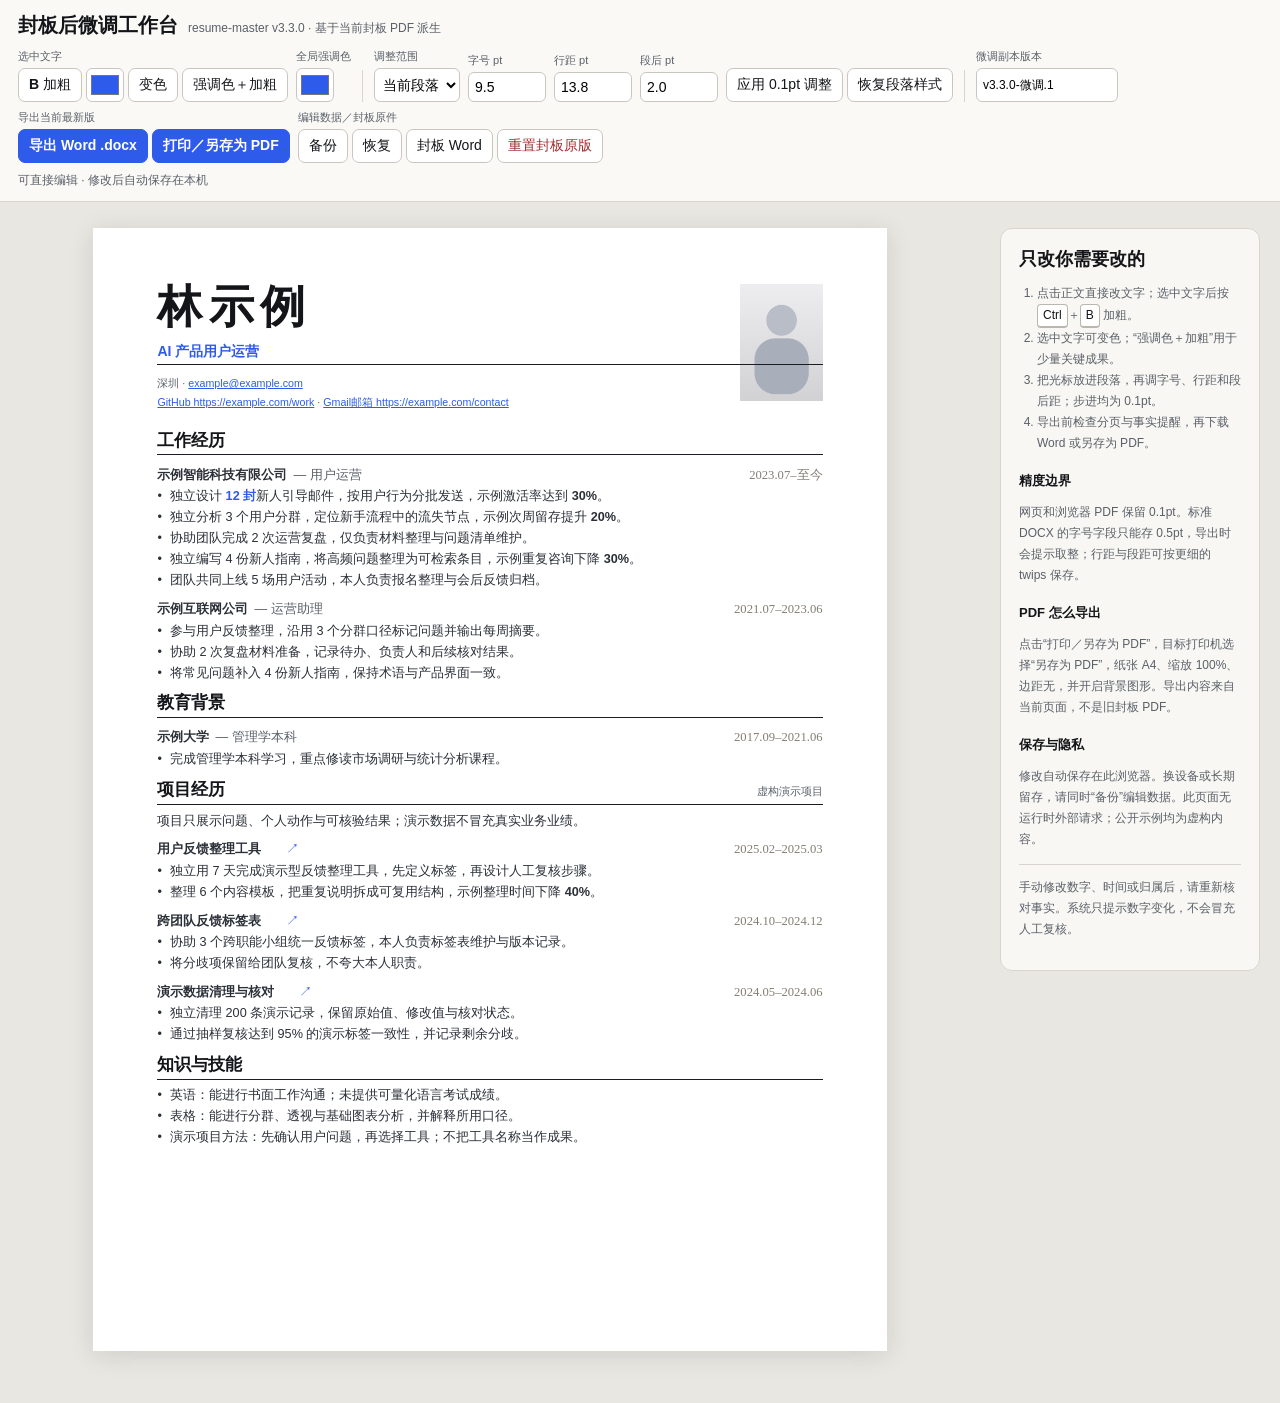
<file: docs/editor.html>
<!doctype html>
<html lang="zh-CN">
<head>
<meta charset="utf-8">
<meta name="viewport" content="width=device-width, initial-scale=1">
<meta name="color-scheme" content="light">
<title>封板后微调工作台 · resume-master v3.3.0</title>
<style>
:root{--accent:#2F5BEA;--ink:#141519;--body:#2B3038;--muted:#5A6069;--paper:#fff;--desk:#e9e7e2;--line:#d8d5cf;--sans:"思源黑体","Source Han Sans SC","Noto Sans CJK SC","Microsoft YaHei",sans-serif;--serif:"思源宋体","Source Han Serif SC","Noto Serif CJK SC","SimSun",serif}
*{box-sizing:border-box}body{margin:0;background:var(--desk);color:var(--ink);font-family:var(--sans);font-size:14px}button,input,select{font:inherit}button{cursor:pointer}.editor-bar{position:sticky;top:0;z-index:20;background:rgba(250,249,246,.98);border-bottom:1px solid var(--line);padding:12px 18px;backdrop-filter:blur(12px)}.bar-title{display:flex;align-items:baseline;gap:10px;margin-bottom:10px}.bar-title strong{font-family:var(--serif);font-size:20px}.bar-title span,.hint{color:var(--muted);font-size:12px}.toolbar{display:flex;flex-wrap:wrap;align-items:end;gap:8px}.tool{display:flex;flex-direction:column;gap:4px}.tool>span{font-size:11px;color:var(--muted)}.tool-row{display:flex;gap:4px;align-items:center}button,.file-button{border:1px solid #c9c6c0;background:#fff;color:var(--ink);border-radius:7px;padding:7px 10px;min-height:34px}button:hover,.file-button:hover{border-color:var(--accent)}button.primary{background:var(--accent);border-color:var(--accent);color:#fff;font-weight:700}button.danger{color:#9f2d2d}.file-button{display:inline-flex;align-items:center}.file-button input{display:none}input[type=number]{width:78px;border:1px solid #c9c6c0;border-radius:6px;padding:6px;background:#fff}input[type=text]{width:142px;height:34px;border:1px solid #c9c6c0;border-radius:6px;padding:6px;background:#fff;font-size:12px}input[type=color]{width:38px;height:34px;padding:2px;border:1px solid #c9c6c0;border-radius:6px;background:#fff}select{height:34px;border:1px solid #c9c6c0;border-radius:6px;background:#fff;padding:4px}.separator{width:1px;height:32px;background:var(--line);margin:0 3px}.status-line{display:flex;flex-wrap:wrap;gap:12px;margin-top:9px;font-size:12px;color:var(--muted)}#status.warning,[role=alert]{color:#9b5313}#factWarning,#overflowWarning{padding:3px 7px;background:#fff3d9;border-radius:5px}.workspace{display:grid;grid-template-columns:minmax(0,1fr) 280px;gap:20px;align-items:start}.resume-stage{min-width:0;overflow:auto;padding:26px}.resume-page{position:relative;width:210mm;min-height:297mm;padding:14mm 17mm 18mm;margin:0 auto 26px;background:var(--paper);box-shadow:0 4px 24px rgba(20,21,25,.12);color:var(--body);break-after:page;page-break-after:always}.resume-page:last-child{break-after:auto;page-break-after:auto}.resume-photo{position:absolute;left:171.185mm;top:14.852mm;width:22.005mm;height:30.7975mm;object-fit:cover}.resume-block{position:relative;margin:var(--before) 0 var(--after);font-size:var(--fs);line-height:var(--lh);font-family:var(--sans);overflow-wrap:anywhere}.editable,[data-field]{outline:none;min-width:1em}.editable:focus,[data-field]:focus{background:color-mix(in srgb,var(--accent) 7%,transparent);box-shadow:0 0 0 2px color-mix(in srgb,var(--accent) 10%,transparent)}.accent{color:var(--accent);font-weight:700}a{color:var(--accent);text-decoration:underline;text-decoration-thickness:.06em;text-underline-offset:.14em}.block-name{font-family:var(--serif);font-weight:700;color:var(--ink);letter-spacing:.135em}.block-role{font-weight:700;color:var(--accent);border-bottom:.7pt solid #1a1d22;padding-bottom:2pt}.block-contact,.block-links,.block-note{color:var(--muted)}.block-section{font-family:var(--serif);font-weight:700;color:var(--ink);border-bottom:.5pt solid #1a1d22;padding-bottom:2pt}.block-entry{font-weight:400}.entry-line{display:flex;align-items:baseline;gap:.48em}.entry-org{font-weight:700}.entry-role{color:var(--muted)}.entry-role:not(:empty):before{content:"— "}.section-line{display:flex;align-items:baseline;gap:12px}.section-note{margin-left:auto;font-family:var(--sans);font-size:8pt;font-weight:400;color:var(--muted);white-space:nowrap}.entry-date{margin-left:auto;font-family:var(--serif);color:#857f74;white-space:nowrap;text-align:right}.entry-link{flex:none;text-decoration:none}.block-bullet{padding-left:1em}.block-bullet:before{content:"•";position:absolute;left:0;top:0}.help-panel{position:sticky;top:174px;margin:26px 20px 26px 0;background:#f8f7f3;border:1px solid var(--line);border-radius:12px;padding:18px}.help-panel h2{font-family:var(--serif);font-size:18px;margin:0 0 12px}.help-panel h3{font-size:13px;margin:18px 0 6px}.help-panel p,.help-panel li{font-size:12px;line-height:1.75;color:var(--muted)}.help-panel ol,.help-panel ul{padding-left:18px;margin:6px 0}.key{display:inline-block;border:1px solid #bbb7ae;border-bottom-width:2px;border-radius:4px;background:#fff;padding:0 5px;color:var(--ink)}.privacy{border-top:1px solid var(--line);padding-top:12px;margin-top:14px}
@media(max-width:1100px){.workspace{display:block}.help-panel{position:static;margin:0 20px 24px}.resume-stage{padding:16px}.editor-bar{position:relative}.separator{display:none}}
@media(max-width:600px){.editor-bar{padding:10px}.toolbar{gap:6px}.bar-title strong{font-size:18px}.help-panel{margin:0 10px 16px}.resume-stage{padding:10px}}
@page{size:A4;margin:0}
@media print{html,body{margin:0;padding:0;background:#fff;-webkit-print-color-adjust:exact;print-color-adjust:exact}.editor-bar,.help-panel{display:none!important}.workspace{display:block}.resume-stage{overflow:visible;padding:0}.resume-page{margin:0;box-shadow:none;width:210mm;min-height:297mm}.editable:focus,[data-field]:focus{background:transparent;box-shadow:none}}
</style>
</head>
<body>
<header class="editor-bar">
  <div class="bar-title"><strong>封板后微调工作台</strong><span>resume-master v3.3.0 · 基于当前封板 PDF 派生</span></div>
  <div class="toolbar" aria-label="简历微调工具">
    <div class="tool"><span>选中文字</span><div class="tool-row"><button id="bold" type="button" title="Ctrl+B"><b>B</b> 加粗</button><input id="textColor" type="color" value="#2F5BEA" aria-label="文字颜色"><button id="applyColor" type="button">变色</button><button id="emphasize" type="button">强调色＋加粗</button></div></div>
    <div class="tool"><span>全局强调色</span><input id="accentColor" type="color" value="#2F5BEA" aria-label="全局强调色"></div>
    <div class="separator" aria-hidden="true"></div>
    <div class="tool"><span>调整范围</span><select id="styleScope"><option value="current">当前段落</option><option value="kind">同类段落</option><option value="all">全文</option></select></div>
    <div class="tool"><span>字号 pt</span><input id="fontSize" type="number" step="0.1" min="6" max="72" value="9.5"></div>
    <div class="tool"><span>行距 pt</span><input id="lineHeight" type="number" step="0.1" min="7" max="100" value="13.8"></div>
    <div class="tool"><span>段后 pt</span><input id="paragraphSpace" type="number" step="0.1" min="0" max="60" value="2.0"></div>
    <div class="tool"><span>&nbsp;</span><div class="tool-row"><button id="applyTypography" type="button">应用 0.1pt 调整</button><button id="resetTypography" type="button">恢复段落样式</button></div></div>
    <div class="separator" aria-hidden="true"></div>
    <div class="tool"><span>微调副本版本</span><input id="revision" type="text" value="v3.3.0-微调.1" maxlength="60" aria-label="微调副本版本"></div>
    <div class="tool"><span>导出当前最新版</span><div class="tool-row"><button id="exportDocx" class="primary" type="button">导出 Word .docx</button><button id="exportPdf" class="primary" type="button">打印／另存为 PDF</button></div></div>
    <div class="tool"><span>编辑数据／封板原件</span><div class="tool-row"><button id="backup" type="button">备份</button><label class="file-button">恢复<input id="restore" type="file" accept="application/json,.json"></label><button id="downloadOriginal" type="button">封板 Word</button><button id="resetAll" class="danger" type="button">重置封板原版</button></div></div>
  </div>
  <div class="status-line"><span id="status" role="status">正在载入…</span><span id="factWarning" role="alert" hidden></span><span id="overflowWarning" role="alert" hidden></span></div>
</header>
<main class="workspace">
  <div class="resume-stage"><div id="editor" aria-label="可编辑简历"></div></div>
  <aside class="help-panel">
    <h2>只改你需要改的</h2>
    <ol><li>点击正文直接改文字；选中文字后按 <span class="key">Ctrl</span>＋<span class="key">B</span> 加粗。</li><li>选中文字可变色；“强调色＋加粗”用于少量关键成果。</li><li>把光标放进段落，再调字号、行距和段后距；步进均为 0.1pt。</li><li>导出前检查分页与事实提醒，再下载 Word 或另存为 PDF。</li></ol>
    <h3>精度边界</h3>
    <p>网页和浏览器 PDF 保留 0.1pt。标准 DOCX 的字号字段只能存 0.5pt，导出时会提示取整；行距与段距可按更细的 twips 保存。</p>
    <h3>PDF 怎么导出</h3>
    <p>点击“打印／另存为 PDF”，目标打印机选择“另存为 PDF”，纸张 A4、缩放 100%、边距无，并开启背景图形。导出内容来自当前页面，不是旧封板 PDF。</p>
    <h3>保存与隐私</h3>
    <p>修改自动保存在此浏览器。换设备或长期留存，请同时“备份”编辑数据。此页面无运行时外部请求；公开示例均为虚构内容。</p>
    <p class="privacy">手动修改数字、时间或归属后，请重新核对事实。系统只提示数字变化，不会冒充人工复核。</p>
  </aside>
</main>
<script>window.RESUME_DATA = {"schema":"resume-editor-state/v1","revision":"v3.3.0-微调.1","accent":"#2F5BEA","base":{"yamlSha256":"8a29d27fd6df22f1630360d97c8b56386181b89569499ff9f28d075f8369117b","pdfSha256":"2bf964c66a64388ff2c8b678c1129cdff54e0f81a690d7223a333a6577b9a08b","docxSha256":"fb30c7bf854ccf34ce2e13e496e6441861b3d4e87120ab0f5fbe5de3e244ee61","docxBase64":"UEsDBBQAAAAIAGaleF38p67QmwEAAPwGAAATAAAAW0NvbnRlbnRfVHlwZXNdLnhtbLWVT0/jMBDF73yKKJccUOKyB4RWTTkscFyQKGKvrjNpDf4nzxTot2ccaITYsClbuESKZ957v7EVZ3r6ZE32ABG1d3VxVE2KDJzyjXbLuriZX5QnRYYkXSONd1AXG8DidHYwnW8CYMZih3W+Igo/hUC1Aiux8gEcV1ofrSR+jUsRpLqXSxA/JpNjobwjcFRS8shn0zNo5dpQdv7Eyx1IfhdgmWe/XhpTVp1rmwy6ghjUBDcsSevDiggG30lkCEYrSVwXD655N0v5OkfFyq4HVzrgITd8kJAqHwe86i55/6NuILuSkX5Ly11CrZG8/WON0AT2KvqAR9W/3QZwfdtqBY1Xa8uSqjdNfhBJQ88+xMC6Llhwyt7ZkDalgaYMn8tWPsLnw7fnlNQ7Jj762Iged99xkxvnKkDkT8maqq9Yqd0oR8vJc7kw/zH6GEhvPQrh1nYBkVVfD9Fbj0IgEHEffj3D1nkcgTYGvgOg890x/lbT6rxtQdEuJBbLpK3+0o6mEd/h8PLc/8LpbEYjH2Fx/W2n/MZ8CyK6n9fsGVBLAwQUAAAACABmpXhdeSZLQPgAAADeAgAACwAAAF9yZWxzLy5yZWxzrZLNSgMxEIDvPkXIJadutlVEpNleROhNpD7AmMzupm5+SKbavr1RRF1YFsEe5+/jY2bWm6Mb2CumbINXYlnVgqHXwVjfKfG0u1/cCJYJvIEheFTihFlsmov1Iw5AZSb3NmZWID4r3hPFWymz7tFBrkJEXyptSA6ohKmTEfQLdChXdX0t028Gb0ZMtjWKp6255Gx3ivg/tnRIYIBA6pBwEVOZTmQxFzikDklxE/RDSefPjqqQuZwWuvq7UGhbq/Eu6INDT1NeeCT0Bs28EsQ4Z7Q8p9G440fmLSQjzVd6zmZ13oNRf3DPHuwwsZfvWrWP2H0IydFbNu9QSwMEFAAAAAgAZqV4XYiGC1NpAQAA0QIAABEAAABkb2NQcm9wcy9jb3JlLnhtbJ2Sy07DMBBF93xF1E1WifMQCEVJKgHqikpIFIHYufY0NU1sy542zd/jpG1aoCt2Ht87x/NwPt03tbcDY4WShR+Hke+BZIoLWRX+22IW3PueRSo5rZWEwu/A+tPyJmc6Y8rAi1EaDAqwngNJmzFdTNaIOiPEsjU01IbOIZ24Uqah6EJTEU3ZhlZAkii6Iw0g5RQp6YGBHomTI5KzEam3ph4AnBGooQGJlsRhTM5eBNPYqwmDcuFsBHYarlpP4ujeWzEa27YN23Swuvpj8jF/fh1aDYTsR8VgUuacZSiwBjIc7Xb5BQwPATNAUZlSd7hWMuCK7XNycd/PdgNdqwy3hwwOlhmh0e2orECCoQjcW3beb8SlscfU1OLcLXMlgD90ZLgzsBP9tss4J5dhfpzdoQ7Hdz1nhwmdlPf08Wkxm5RJFKdBnARJukjSLL7Nouizf/9H/hnYHCv4N/EEGOpnDl4p03dD/vzC8htQSwMEFAAAAAgAZqV4XfTb2xfrAQAAbAQAABAAAABkb2NQcm9wcy9hcHAueG1snVTLbtswELz7KwRddIppB0FRGJKC1kHRQ90asJKct9TKIkqRBLkx4n59+YgVOYYv9Yk7szv7tMr710FmB7ROaFUVy/miyFBx3Qq1r4rH5tvN5yJzBKoFqRVWxRFdcV/Pyq3VBi0JdJlXUK7KeyKzYszxHgdwc08rz3TaDkDetHumu05wfND8ZUBF7Hax+MTwlVC12N6YUTBPiqsD/a9oq3mozz01R+P16lmWlQ0ORgJh/TMEy3mraSjZiEYXTSAbMWC98MxoBGoLe3T1smTpEaBnbVsXPNMjQOseLHDy0wz4xArkF2Ok4EB+0PVGcKud7ijbABeKtOuzIFOyqVeI8o3tkL9YQcegOTUD/UMojMnSI5VqYW/B9BGfWIHccZC49rOpO5AOS/YOBPo7Qtj8FkQq2kMHWh2Qk7aZE3+xym/z7Dc4DJOt8gNYAYry5PvmnbATlEBpHNm6ESR9ztE+RbHLsKtK4i6sIT2uxicklh37Yh8bK2Mp7lfn50PXWl1OW40VnzUaEXYl4YV+uQHlbycFlGs9GFBHdlriH/doGv0QLvFtMefg+XU9C+p3Bjh+uLMJHpftCWz9yYzLHoG4bN+XlT7NV98kO4ecF1V7bE+Rl8TbST+lT0e9vJsv/C8e8Amb+fMb/9X17B9QSwMEFAAAAAgAZqV4Xd7c0JyuDgAAw5cAABEAAAB3b3JkL2RvY3VtZW50LnhtbO1dXVPbxhq+P79Cw0wnV8GybGzMNPQkpKSZ6UmZpqf3wpaxTmxLIwkIvTIkfBmIIYEkfAWcQHDSYEjLCQbzMXN+SuuV5Kv+hbOrlWxjDDG2AYcuF/ZqpV2v3n30Ps+7H+Lrbx6GglQPJ8m8EL5xzd5IX6O4sFfw8eGuG9f+/VP79eZrlKywYR8bFMLcjWt9nHztm9Z/fN3b4hO83SEurFCwhrDc0it6bzQEFEVssdlkb4ALsXJjiPdKgiz4lUavELIJfj/v5Wy9guSzMbSdNlKiJHg5WYY/18aGe1i5wawuJJRXW4j1WkmGppvhMR/O1XG8RYLIheFJvyCFWAUeSl2whPSgW7wO6xRZhe/kg7zSh+py5arpudHQLYVbzDqu59qByrTABrT0hILWxcJp1+KGml9WCamcRuIit02TG82zSVwQNlgIywFezNut0trgyYBVyak3XHCzvaLdWV2n35bYXviVr7Cc5vtwoVAQt/z0Gu10GT2CqsiVKKcJR3/Takkh+HorM02hcbuqs+0dSegW87Xx1dV2N/wgVxd0BGepy+yjwluTq2vM/QArwgco5G252xUWJLYzCFsELU4hRDa0Qu/UKfj60LdofHRI6EsWWS8sTMGzHOxMWIRugAesX+HgQ2hnjKMgj+6umc4d/NiNKucesl6lwYaq+Y8XnulhgzcagpzfzOPDPnQ5PDYrlfiugJX285KsfG/US+PL2W5FuA9bw93+1qrr2Jl7RWfkMCv+JNyReF/RiQccJ97jHirwwJa7V/xhptuFsCKjO5W9PISBGllUdydBciyz/wy1L3AzLJfI5lhZuSnz7PEzXrlEJXwY3q9VxmzyL1ZTXc1WTptcnOcVgoJkZdqd9ia7B5/ozGWax/myZk6+R43cJifODrL5vF8C19vuHb0dnGVcGRY6JEHwY9OZ5lJa1VcvtJXdzMEYylXwuZxRTe8Dk2ILG/YGYNt9vKz8ZHQ2St3Kpb7PpX40UjIfEoNchyAbR9h/93DfcRgrTJPd1eRhXM4GqpOD5vRBB21cGBS8DzgfTrJ9QrdyN9zGBQ0rUGwwKPT+AAk8yIoow2hW7neoh0apPgsrYosoyDwije9yP98uCZA0RLaLa7Cu+MHvlzml1WV30W43DW+/MNc6xNUcqfTnMiptcjhdp9f5s1ECAhqJCy+8A7eHcTbD2/DC+7Db6Wa33bobzu/[base64]/JlrOV7UgfFB5jFGEHZXiwnN/C3sxmcWPZBOks4EemuTb8yLjdzRdLkfBmb/kkLBEUBVrZvBLJiiCH2iL/AnvJSKAfgTxlUB4iKdhjN+23GabBpFqjorNwbjY9VYpz89nFnJs/k+fcgkpO5VzGfpxzrbwjnMu0N9369ma5nFstud68S2V218Czfm06oY5s64eT+uTqEaItD5qQnE4Cp/PKi7cLBZLddRxIVt4RIDXddNEuT4002PZHsPB7KQH29zYM4m7LM4kSJ3NSD2RP6n/bVJGtAn0iVIV8+AGkOR5zHKSai7dimW7lRHt1F3nosvvgs0aDbgGpiH+a3yjwLPZDOSNWQpjEJV3+k3e2eLK6Z7MwMuTDqK/rRKgfDafsjIumLQWK08VREVMcFTEnRUU1jGouNaDgvUL4ehevBLo7axNP2O0XFFCU7s5ziicwrEvFE8RFVEPfZXA384VwN238nTd33+GV77o7KeQeZOgfCigcDRU/OIXHv1ygnr+KRDKyGItfqrUI81fC/I5i5nf8PZgfGj1YI+J3EOInHqKGxO8kxF9I/OhJzQ4kteTHkuwPn2YFhtZVB/KMx104OdzkzgfzDscXGcyXN/LtLBj5dhSMfHvaPLc97RWPfF/obDNTAl5M9R6gaLaZoWsz0gm2VzP7C1o6Bp4MVTIO3nQEqIWDTm5XxTh1OpnLRKrCdsrmt3WZ0RTUDhHNn3s87mYTjPjaIjBezVn6ECt1GVPJR2bPq5qhl1iD589U57EZeoa2uywpYqbxjVQ/Qe8sFqTOkwQpmaCvvwn6oNBVo/l5e9MFyerSWL7w+fm6k9UW3R0hVfqyZXUrXqilzu7qj/a1tSk1GlEXRrOzk2DwA4il6nwsw11CBrsvZeTnj8h0vQ/8XIKxWk9co2B+QO1hO4vFLlQGlx0INze52901WjvJ0IyjkXb/EXmmD/+eSUc/q2jD3SGc4IM9wSJNCM/dzelED20KvlyJ42LY5Txh/rUsKQzjosBxKcw4mk+VwqgfoNHQjgnj2lpL4/qdhPWUwJenBL6YWw7aMsy5uC9t7IP265iePNCT8Xp3Y2Ub7UJXZdkZCmz2XxXTnTfe1Oebmd1dsDcDNvayA8lM+tNfe+Pq+KhJF/HxTGoXjAypozsgNpWN9MOzpk45jKhbae3JsH5wAEY2rwpWL1byOeivrojdagjU1j8jA4RrCddeENci7/ZqknJQmdR77PVgjnawAj0dSM5l9iegi1RHx9T/9muJsUxqXZt7DNNg5aMeHdAGdvIO8UMcTCW0mVmw/lKNTYKJYeITK5PdxCcSn0h84rlDCkzEQPQdmH+dfbkEkuPqyCTFUNCL4TECsDKhzb+E3i2THtS3lvStN+ripPp8Vp3Z0iaHMqkn2RfJ7OuXamoQTMxo6S01ukIwSjB6cbyt7T0HQ7OUk8qk93EUo44Pg4kXiLc3h7K/[base64]/kDS5LdDmI9HXfF4K4i9AQeP1eVhPbmJ4zaw80k/eAaGd9WNGJhKqFMv9bf9RE0TmJ7LQBge/MLDXnioCwwPgZVhCFaISLA/Aw4GQfTVn5F+LKjRtOnTcSiitfS6upwCGzta+pn6aoEAlAC01gDdHAKplL7Wj/2iHl8Fg6slR74yh4vqeL+6sKFvrKMoD7+eZmY8u/g6k4row1sVRnlkCwnZQnI055y2kKgzs/rAb/qjcXV2o262kJDhiL/[base64]/kzqPRo4jCYy+wuQX9CKpOVU9v04Hjv8a28eY0qd2VQnkpnUBBh6CgYHtYUlkHyVSc2BaBx+aul3ldHQ0fCYRMf1hdNy45ULjo6PTd+A7VUwuP15oij1CiDXFXwF0In99tkoutRrf/wc5+tkvQ+u+7iQUPyMn/Htf1c+dDzp7X9nHpm48pZCs/1NjTSDg2yYcpAgu1ouql8quQzJYy7Lnk5QbgqsvMMxN5Yz4NXYcQJBC7UHR9Aeq51RdXlYWz9AOUMTePMzUknbaBcC1Efq+mr2PdleQCBbY8iesCXawCjlMpamDA2C5I6aiKuLh2jVSjSK9wroG1vqyyfq2BCEONTwaNXAdMLQ8I/zGwKNetQXn7Ivtsiugsr9ipPsKqhwV8HnlmuTALC+cFSfAaC+nTD3G2AKN6hajycqCwDdJAD8TACosA+FsBDqIwEgCQBrHAA6G+00DgBhiiFqmqjpc1hHa6zphqSh94/rj/bBZkxLP9bSS5lUpJBAirenWayCt5KjqdfREXgBXnpLQj8C1lqDdXMITeuvr2XjO5nDRW1mVkvPmjrHGHRAq2lTMNZLgZU1E6kQ0Fs12SdJhHd9AbA+hXfhVKCaGsQbd/FWg8q0dzPR3p/R3j5WYYnuJrq75rqbbrJ0N1ndSKTMeUy8YIagGJqm1MU45g6snvG+IPRmuidLYG0MRPbQQpTDpDq9A9M5TtGin9QI2V9J8FlrfGYjc/rhsBrdV5e3sbY23xnrafqKQq9TxDrHiADxLjU1sobmAnc+mTsvR99l9mexXCfrb8kGtnpeS6streobhlCPRvRH+8SXEl9aS1+qj33UN9b/2puD2NIP59ELunfeZhdf43+9pf62BJ0tWkW68F6NTWYO5kFsIzscA+PPYSk9EdEjj/SNGbQXorwlpASdBJ1nQWc8oS7vFaITv9sD6s1sJKavIb8Ilna1eATMo8FevLHGpPq1N9nhqDoa0aYT+F0gBKAEoDUGaOGODfX5jvo7DI7mwOCIFk/qyRW81Bmv1cdr0bKRUXXsnbVebT6TmlCjUXwIJie0NahOnyG/OzJ5yps/ZM6rdKDbkWTeh/4zH93e5vI42husrA7JGPNy0S5Hm5V53/gfbTDX4XSZq6bFrvvIer3QTnYPbUAygMYvmi3riF3/[base64]/jMBCF7/srolxyIm4LC11ECgdA4sCFLWKvrj1prMaeyJ4u7b/HpaUNovG2K3OKPI7f+/RseXx1vdB18hesU2iKrJ/3sgSMQKnMtMiex/cnwyxxxI3kNRoosiW47Hr04+oJak5+jatU4xIvYlyRVkTNJWNOVKC5y7EB42dKtJqTH9opa7iY8SmwQa93zmxbIx190kweZJHaB3maJuNlA4doY1kqAbco5hoM7bFgjpY1OK/I7RSoSNfj3OukbL/9WYe9VsKiw5JygXrjvHK82Ov4oqi6K0sQ9MW8NRXi+Bk1BiDy+9tm2VRCCOcxEV5h8vsLRasYArmICVKioTGf1LDD2JZCEMOYEOTXtgDeh+tiP8TQj8kg5o5Q//FuW44831WZItBBmkFMGjPXE7D+JOxotqUQxK+YEEr7q2oHoEEqvi7288ajdW1LLyZE5ZVsrcysBcJVTXgJC66bGm4239VN9PHPI0pvf7cgsIZ3n5+oB6g7rUEwrajnZk9aK1nndVsxsVe0syOzitqIurM6DWbV1Y6+Myvhr0Mu6Mi4ojas7rjOgnFFbVkHxlUCyIl/5ZxI0HhkaFE724G8xBdoUC//hzdqEzyQV3Li/2Blnx6nozdQSwMEFAAAAAgAZqV4XWlcq8SmLwAAblUFAA8AAAB3b3JkL3N0eWxlcy54bWztXd2S6kaSvt+n6OgbX3kaJCHAMWcmAEljR9gej4/tvaZpzmnGNPQC7WP7ah9hN/Z6X2Q39m02JmLfYiUhQD9VUlVWSqqSsjvCPi2gUsq/+r6kKuuPf/71ZXv3y/pw3Ox37z4b/mHw2d16t9o/bXYf33324w/B55PP7o6n5e5pud3v1u8++219/OzPf/qnP3764nj6bbs+3oWf3x2/eFm9u38+nV6/eHg4rp7XL8vjH/av61344of94WV5Cv88fHx4WR5+fnv9fLV/eV2eNo+b7eb024M1GLj3yTAHkVH2Hz5sVmtvv3p7We9O8ecfDuttOOJ+d3zevB4vo30SGe3T/vD0etiv1sdj+Mwv2/N4L8vN7jrM0CkM9LJZHfbH/YfTH8KHSe4oHir8+HAQ/+tle3/3svriq4+7/WH5uF2/uw8Huv9TqLmn/cpbf1i+bU/H6M/Dd4fkz+Sv+H/Bfnc63n36YnlcbTY/hFLDAV424VhfznbHzX34ynp5PM2Om2X6RT+5Fr3+HL2R+cnV8ZS6PN88xVdjSe/u//Gv//mP//q3//vvf//f//mP6zDFyxfpxVdWx9y1h+iBjr+HL/2y3L67H04vVxbH/LXtcvfxcm29+/zH91lR10uP4T2/u18ePn8/iz74kOjtIa/N1/xfseDX5WoTy1l+OK1DnwtNHg263YQefm+N3csf379FZlu+nfaJkNdESHrYh4JBQ1cMHfP9OT7CV9cfvt6vfl4/vT+FL7y7j2WFF3/86rvDZn8IY+Dd/XSaXHy/ftl8uXl6Wu9CpVzeuHvePK3/+Xm9+/G4frpd/1sQ+3Ey4mr/tjudbz++ieOT/+tq/RpFRfjqbhnZ+9voA9vo3ceUnPjjb5vb3Zwv5KTGF//lInKY2Isl5Xm9jPLH3bBS0BRHkMUcV2oIW30IR32IkfoQrvoQY/UhJupDTOFDnPars/OlP25PKz5R8KLKTxScpvITBR+p/ETBJSo/UfCAyk8UDF75iYJ9Kz9RMGfpJ1bL+O/CZ0bCPvDD5rRdVyagoWKqS9L+3XfLw/LjYfn6fBfN2wUpJSO8f3s8id3qUO1W358O+93HSjGWpSbGf3l9Xh43x2pBiqr/IQJVd385bJ4qRY048wx/8O+2y9X6eb99Wh/uflj/epL9/Lf7u/dnlFFtVzU1fL35+Hy6e/8cJ81KYS5H6VXjf705nqoH5zxK1eBCNnQ5fskf/Jv10+bt5aIaATTi2ooirGoRDlBEZACRRxipjC9w/y5w/MjGIvc/Vhlf4P4nKuPb1eNLZxov5MRi4TWWjt3Ffrs/fHjbCqeHsXQEX0WIPYJ0EF/HF0oSY+kIzqTPu9lqFTI3ET9VyKMSUhQSqoQU5cwqIUs5xUrIUsu1EoKkk+736182xwu+lTLvMYU1K2/M5mhAFFv87W1/qgamliKL/[base64]/c/34kt7LY5DiIsavO43ezjZTa/FcYely1L/uvi7sv1dbldbsV7QfzDp8x2oWjYeGNd+MbTb6/heK/p1T5P5+XmyaLh+I1fPV239UQfjm7iLtlAlVyO7zWRGv/7cAxDLXnPYBAs3KkdJPcSD1lxE1ex0WOuDwWxz+fLsajHZaj3v+5Yd7Td7H6+XD+PtHheJh+7ae3yjmmyWyBrUcbj+O5wMg/Ob072e52Wj8fk/5f3RWkmvMfwz9f98d29406S3JF6zyHCR9e3TG13kCjpMl5hH1nsXskuMuf6B3cXGUfZq1ANy1Vye6u342n/EjtH3uoppeVNcH7p7qbQnB2SbQvXlWTxpgWOVaoswlO/rDcF+/2J4U0fzpdlvOk8EnmTlDellJY3wfklVW8KUoas35uSFDxkZqfzdoAql9qtfz2JJK5ITKmziWfgq5P9vF6/fhvKf7j88XVo+uND1k8e1x/2h1ADziT2jqvbxG/bv50id/n6l+1VUNphKjYaL/9estE4epG70TjzydtG4+hyvNH4rPXzfxfnJ1pFGPByl7Y7Cqaxa8YfjfFh6O8xMLxdjiBwNEsnWrttLrYmlyu3zcXna6k9whBPsrieZGF6kiXgSYysVZ9zJXujq5xraIRzOcFkOPd4zpV3JZfhSi6CK9lcV7IxXck21JWsbriSopM4XCdxMJ3EEXCSG9HS1mdsXX1mc/5vGx404nrQCNODRt3wIEcfD8p4ieXYwfkbBAE8NA4Q/Mbl+o2L6TduN/xmpI/flOSa5r1ozPWiMaYXjbvhRa4RXuQMot+8F51CXdx86IdN1IVojuFCE64LTTBdaNINFxrr40IKnGvA4FwDBF+acn1piulL02740kQfX0JMR1iOlimpcr6SYdZE8y7I6R7EcZ+hmPvw7/sUdcwpuee4o07pd0l38VuqarjVDn563CbF9MftV7vIvz8l9e7znT79ury/vHGx3m6/WZ7fvX/lv3W7/nA6vzocTBivP+5Pp/0L//NxgZ4/wEP2Zh6uD8HX9+7t5XF9SL4I5H51FzfOKKr73FBDUdOyyfLb/aVrEeOGLi+Vu6dU7tLgG7Rr9T7/xF9evijA+Bot/[base64]/Y7MtfvGevKhHglD51qvgLMNRAWs4DKzh4OaCjBV5/qKaEbJ+x3cTPZOCxlZmx39EqW/d8/JGzTXXq0oFRWvZDiCoN3H5IypeRMvnB9VTv+xDz/dPv8UtjPPPG71wbm5c9ahpl70Mh7K8cjYbehOvvCQwtDIL19QjO/MEXKWohvZV7RU64ikEaubiOrXbI1WvVGM9QfmSNGxTX5FxsqqxzvpP9glL9IblDPwSQU3eUFxqdnuq6sVmrEcoX1VWY+Bf57rUSTKMmsMQueaQfe4SbWL5CL/uUOEjyAriT6HMmRMwX6p4S3ratM8rG56Xu4/RsVX3ydp63Gk0esZibk3aptf47LblBtNBKWRo5NmLmSR+9uokUt+zDweThh5+/rbdrtl+f5e81qwarlQw/MdX17fmuGBdeuCEwfnFxqOBrQqrGVVwoiJRRdPBwVaFXbcqvo2/[base64]/np674eiHq5/F22JxJdXJw7OVKQkSvAA1rAV4Jd8+6Qt5/4ldRan03H5Wi7mnfalOd7MA7H8eSV9r5alX6EfmaLB6pLEYtqY3TiQJLvpMYxD/s5aKobnd7Mqb2VL0tZQK+0oxQVGYPYl5Xl/U8DtJ6HocbnEnkZNdS6vmV2+P5v41sLpS04qjUiiMkK466YMX6t2ZJ2s4ttZ2LZDu3C7ZrepOdpCXHpZYcI1ly3HFL4m90kzTjpNSMEyQzTrpgxnY2m0nac1pqzymSPaddsKeGG77YBGmRnFGft+rl7HooSWIsLBox7ae6c/BW1hHccXN1jCwMhUfgkLEHZAjZA3Jbtnc+5T5vk+SyXIQx2JUFoKRpZUEf69pFNP9g1xeUH01qDT2DRELDKGkjyi43ZM+GxSg7pMWVVR/suvYUOKh7Ctgbe60Joz47teO+uvE+x/Nf1aGtB8Ms2KzUTVQn04xDVniHVPA3qs7MQubtmptA8n2RVfPIELlqNxlMkmUeVXM+iFHlfYyrp0I/Z+WEK7UFQDN3uvV85vjT7Q2qerIhejqGuX8bAjSGZhaD0cDhaOayPjOXudXdiq+vYhdtZYWpghRV9bE3+yAqNeoDzt50mOoQrqxGG1mNLLWAt1z+dXFpMp5XQboBOUsH2e3oEiSknvYlxeYj0zQuEehmcVNKdCU6R6Cok+iV+IgBpkrSjS84Tz+q/F4Fo6WBXGeM+f7wtD6cv4uOO2NUoM1BCm3etpkmfTNAnxXFuexPXzpugD682YWWWH+p9vGfYB9/KKjf5DYlxUCKTwZKThlhLEVJnYIEDSe3Ej/jhNPhsqZL8OvNy8XM9tWH6zjp6IyZyvf7T/Pl7un95verfobX+IzfEQ7PfwdGhE84zlrxLa74xneJQU0MjJupvjtcP/RhczieQuPeM13xQrqzvbQAfskqDSU3dnaBVXJlVasnpKeA3WZbm3vkUv5VVC6X567/lLv+kNHHw0VLD2lDcsy6XZJVu2fVOFjDu7qvsIGohyAN9Rim/eFP68N55WKF+ZnGwtdraN/n64S72q6Xhzy8Cf/8sNnGRC/6vVo9iC9mZ8no2rn2cj1ASNxqsXq+3B9+7716oNDs81lSzimFaJdD1dgHnmiO1QA9xsxEawJfm0FSt0gZkBCbdnO7gDegze4Csgi1kWUJuRkDTTzbC3w/B03yc2afsRuqghTRG2sLHAO9sXfCaY7epo7t2g7vu6IOoTeBL8UgCbxyWEJvOs7xAt6ANscLyCL0RpYl9GYMOPGDEJ7cZsc0OMle7St6Q1WQInpj7dRnoDf2hn3N0dvYnVr2gp2A7C6ht+l8Ph9NeQ8KTuCVwxJ603GOF/AGtDleQBahN7IsoTdzwInr+96ICU7szNXeojdMBSmit+IZ20z0xj5wW3P0Ngqc6XjGTkC3klwH0Ntk4Dozi/[base64]/KMITKs84Rq/r47uqEpqZ7++zUBKG/xQg5HGgV+OpATxT17Tj8vVzx8P+7cwUzJoSSZdCieunE3TW+VlU7gZoOpp//Z4c3WXwhwS5j0GZzRjaOFKUniRbNa0zUAQtqJnSnzOonLDFMK0qn0P9G6aAvJ5asXSRWybs2q2lUCf0S0FvFDAE8qlOUQPl6oX7ZLtkGyngnp5vWbSqBfeaIaJehfzges6fUW9kv0i9G42A/J6amHTRdSbs2q2BUOfUS8FvFDAE+qlOUQPl6oX9ZLtkGyngnp5PXrSqBfeoIdQr2qfDb2b9IC8nlr/[base64]/uWweeKg3fglKMi9rHAmkEsNSkTGzPX8Qx31J9RRCYjLAcpDsN+djtEgx9Vm80Ok0nf3L8u/7w9fzkLzRKOsQ4wxO26W6Rf95Fr0+nP0RuYnV8dT6vJ887RJFKmIYs2M6KHOIc1r49l2V6pmaJWRUUB99/oSBCzGqI3LAmmqNvff/[base64]/TxOfqKALyTuNJFwHhp/[base64]/HZKRZ8GlbBCTbSdpOpiBj+bMg24ntNnD6qqZFQPKNVqmexj5XY09A8jk9fK6OIqArUAS8HH5MRUCEIiAdXS0wKqgIKDyuZJQKHbVNRcCOFz3MjW5uEVCX8FaregiFJxUB2ykC6hgPFA5UBNTw/vsxGWkWfNoWAcl2kraTKMgEnu94g+vI6YKMm7mqaRGQfKNVqqexz9VXBCSf08TnMIqA36yfNm8v75+XT+EdFo8GPr98l7yucC7wZe81lf9uJd9B9Ju3dvZo8HMKmAfg2rq0DFCpXVoKpPIuLQS2flBSDFX85Cocab6TKP1ioCD+yav+cbn6+eNh/xbCqPt6F0pQPDYaj7ziRnIdjK8G8U8OX53vSxZINVP0a2gRHrm3vu6tXHtDLINBh6qqgggH8GIQ/[base64]/[base64]/wWAz8CAJiMcWOc9P5YMzJhi7aFAKRAur2B5ADaf8HEAM7xkBaELGYrrAYisx2IrMuEJDr7Znt+tpnFkOOboCjE4vRt2l4UwlMr7bVWrGYyl398M38Tn9JC/e0osvtAw87Sj09gWWjwLKAR6ShwTUpKLlJboLOZRpqZ5t3k4xjpN5VE37ssOlzUXU2fTGo8JBZU1F9VVjnTIYcrW3ZimmXrihW6rgm/TThTaLfkqyQfiUCoOvoM+gcRLf73a0juKR04k1n4IWc4j5dFceawQnatU0uRRtgW+oNsIltEtskttm1lCSz2Mq8JsTEN7GMT3zTOJOhxysxzlpUS5yTOGe3QQZxTv10r8w5q7/YVG9XTpyTOCdxzq6lJInJ2sCW0cQ5sYxPnNM4k6HHK3HOWlRLnJM4Z7dBBnFO/XSvzDkrm8tb6s3liXMS5yTO2bWUJDFZG9jgmzgnlvGJcxpnMvR4Jc5Zi2qJcxLn7DbIIM6pn+6VOWflUQCW+lEAxDmJcxLn7FpKkpisDWzHTpwTy/jEOY0zGXq8EuesRbXEOYlzdhtkEOfUT/fKnLPy4AZL/eAG4pzEOYlzdi0lyWxiMq95PnFOLOMT5zTOZOjxSpyzFtUS5yTO2W2QQZxTP90rc87KYzYs9WM2iHMS5yTO2bWUJEM7zDvqgDgnmvGJcxpnMux4Jc5Zi2qJcxLn7DbIIM6pn+7lOefXmyO/WW30okKD2lEz5JLlULkO5IlDpVuQp11JM2bK86iKh4IdglWtqQ6y2MT4h2C/Ox0jvzuuNpsfoud/d/+y/Pv+8OUsjMJI4jqESLPjZpl+0U+uRa8/R29kfnJ1PKUuzzdPG2U0W5N9gTk9zfaq0eMwcKZjj3UfFk5y1y1qzDmQrfc6RzttbjGIfnMw9HyH6Wu1nTXXxo0CMUdVo/wz9lDvkk8gBBeE5DrtJg+VarULC+7KYQmIGA5EhCzcbSjSZuz0GY4YqHc0SOLZXuD7zKqmbqAE9VbVYAm3l3IWlsAbKRMswYUluWaMmVi04CFeOSzBEsNhiZCFuw1L2oydPsMSA/WOBkv8IJzt2ZtKs1fbhyWot6oGS7jtNrOwBN5rk2AJLizJ9evKxKIND/HKYQmWGA5LhCzcbVjSZuz0GZYYqHc8WOL6vjdizvW2brAE81bVYAm3I1sWlsDbsREswYUluZYumVh04CFeOSzBEsNhiZCFuw1L2oydPsMSA/WO9yVO4E38/PLmyz3qBUtQb1UNlnCb9mRhCbxjD8ES5LUl2V3/mVgcwUO8cliCJYbDEiELdxuWtBk7fYYlBuodD5ZY/[base64]/WeBtCKaq9leuqouxvevqrtffiS1YSuqSfV7UmFG2E79bHstipMJsZrgQxMqBeCpd4LgShZByiZwGZm+VmvrR3SILDT714RBlEzWfMbD5vqJGeScU/0TCN6JmA7UzXfOEGTnqo66vKGU7T2+5JoTtLqVxDRNBBNq/[base64]/iU/[base64]/1SvGULYnm2dV+v4Kk8vH81ODjsoRGArOioaY3mLO2UIYQFDYwyaD6FfQw8YtHryDeKNAKFDV9PkMCdSbPhM2KAT8eD4bLLgtJLHQAUQKBB9A5AAQAkQMCCPABUmiBHlBPcEJaq0nO4wUYB5DWIHpZbPxPPDEvaxNtIB6q2p4gdt9NIsX4N1HCS8Ue5kF4/mYs0neYoY9qGMaQAqo2ydADqSZHkAMCC/ABUniBXlBPcELaj3QOowXYB5DeIGzN2g2nrnCXtYmXkC9VTW8wG2Dl8UL8DZ4hBcKYT+3F4sJZ7emzQx7CF6ASIHgBYgcAF6AiAHhBbggSbwgL6gveEGpGU+H8QLMYwgvsL/t8jxvthD2sjbxAuqtquEFbj+mLF6A92MivFBswhdMZnMOTXCYYQ9q9QeQAmpTC5AD6QIJEAPCC3BBknhBXlBP8IJaV4gO4wWYxxBeYHrZPJgPOaslWV7WJl5AvVU1vMBtDJLFC/DGIIQXil9DThYDz2GH/YgZ9qD1CwApoPULADmQ9QsAMbD1C2BBsusXpAX1BS8obU/[base64]/[base64]/sNktSZnypKAY8LLw3UrnXTmV95CypLvQUVMb8OML/pfD4fcfay21DmJzAoqMVF9bCQjhbVo8IaWIiOK9uvomrcvjC/5ttZtcH8RiH3Y1c4WU9JzM8EcEvMr4NGIOaHYpeoh4DHLnUx03qLzK/9VnfqzE8VpYDHhS8Crl3rpjO/8maClnozQWJ+HWB+k4HrpHabZiLUgTI/gUEhzE9gWADzExgVxPyEx5VkfpXj9oT5tdCYsA3mZ/lBwK5wsp6SmJ8B4JaYXxeNQMwPh/mNvMBnA3tmWm+R+bXftFSd+amiFPC4YAepX+umM7/ytrCWeltYYn4dYH7OfLZYuOwIHUGZn8CgoH1+1cNC9vlVjwrb5yc6ruw+v6px+8L8mm8x284+PzeYCj8lMT8DwC0xvy4agZgfil28me8Htnhab3OfX+vtpxH2+SmiFPC48H1+tWvddOZX3uDbUm/wTcyvA8wvGE9dhxOhLpT5CQwKajhePSykv3j1qLB24qLjynYPrxq3J8yvhWbhbXzn5wcOpwTOekpifgaAW2J+XTQCMT8cu3j+1GOXuphpvUXm1/5BAurMTxWlgMeFO0jtWjeV+ZXv74Nv65s2Q/SMok1Z4ybunbMuiDqJDQyiT2JDQyiU2MiwBCUztmySEhm7J3SqhcMRNjkwtCmHR6LWUiQgJoa85RgS8zzUiCgTDCxy8DsdAeicWk/XV3Ujmu7I9atrEa36fm0uWuJHqmHVEPNGzn/6+kBVfQTXejoWWRBNXVVN6S7oMn3iUXUirY60Ic9qncGjjK0VLEL0cGBFT+i0Hlv9tB4q8VGCoBJfx0t8rZyJowvSNz/oqciHMKXnTp7IxgCV+fT1flOmvN44PxX6TC30oedAfb2ASn2oxqZin6nTj6obaXaaGflW62y+e+U+VB9XK/iVH9Jmqx/SRgU/ShFU8Ot4wa+Vo9B0wfvmBz0V/BAm9dyBQ9kYoIKfvt5vypTXG+engp+pBT/0HKivF1DBD9XYVPAzdfpR7sCk1yGW5Futs/nuFfxQfVyt4Fexd1f9bE4q+FGKoIJf1wt+bZyAqQveNz/oqeCHMKnnzpnLxgAV/PT1flOmvN44PxX8TC34oedAfb2ACn6oxqaCn6nTj3LdWK+zi8m3Wmfz3Sv4ofq4WsGv/EhmW/1IZir4UYqggl/HC36tHHysC943P+ip4IfSpSNzvGg2Bqjgp6/3mzLl9cb5qeBnasEPPQfq6wVU8EM1NhX8TJ1+VN1IsyPrybdaZ/PdK/ih+rhawW8kVvC7nIxOBT8q+GmYIqjgx3i96+fd64L3zQ96KvhhtDHLniqdjQEq+Onr/aZMeb1xfir4mVrwQ8+B+noBFfxQjU0FP1OnH+UefiNv5LPrxizuQAW/DvpW1wt+qD6uVvBzxQp+LhX8qOCnb4qggh/j9QYLfoHnO5xvMFjHnVPBT6+gp4IfwqQejKeuw+Y/LhX8NPZ+U6a83jg/FfxMLfih50B9vYAKfqjGpoKfqdOPshvNFzPOQlEWd6CCXwd9q+sFP1Qflyn4ecvDz19vjqdClS964S5+BVjYGw+aKewls7HyTN5gbbCDBZ5B/JNz4PMh08qVHDTIdb1YlhKHmDmxacglaAbZCgN0SlTVpYDx9IC6JXpPX3v/vHxagyBKhvLWEwZsTeIaVEtzzOXNkaaeqDxQVcHmBwfAGlBuqB4d3VQlgAr1W5UQxJ18vz7kI+/Ld+uX0CYIThAc44xcAuEEwrsIwi3HDlz2IgOC4W3AcNsdBVP2Ni8C4i0ESAP26A8Ub0qZvQDjuMpUgOPFI6sLcBx8XDXB8T7BceET7AiOExzvIhx3LcuxbE4AEBxv4TwFx3ZtR9wgBMeNt0d/4HhTyuwFHMdVpgIcLx4oWYDj4MMkCY73CY4Lny9DcJzgeBfhuOO7Q4vdZN9m5XSC4zUbZOxOLVvkGBeC412xR3/geFPK7AUcx1WmAhwvHvdUgOPgo54IjvcJjgt3fyc4TnC8i3DcDuzhiP2Np8PK6QTHazbIKHCm45m4QQiOG2+P/sDxppTZCziOq0wFOF48jKEAx8EHMRAc7xMcF+7NSnCc4HgX4bg1GE3cMScACI63sHZ8OHGmc3GDEBw33h79geNNKbMXcBxXmQpwvNgquQDHwW2SCY73CY4Ld04jOE5wvItwfDp2xgNeABAcbx6O+7a7GLBrXkyDEBw33h79geNNKbMXcBxXmTJwPI7fD2/xwGECKKDxy+t3lzdAsfgFmbSAxXOAJElZaUTSEgpX6v6e2yuZPFVqs2RZeucNWqGqctQKHrRkqgePWdoMFaXxN6cZqtLYDwW/[base64]/lZiYsTEOsrErIWzGLM7dRAXU+ViOeXmpoTL5XrZWAMGJj6mkzXQGNl8slj4IvfaPiebjeeB5wvfKrEyeVZWbGzKY2Xw/qbEykxgZQKDQliZLApFG5VYmcasLJj4ns/rglvM7MTKiJV1gJWNx9bCYq+BYfZPJFYmkV5zys0F1uVyvaysAQMTK9PJGmiszB/NJ3P2RkPWhNgmK/OC2XjGXoTNulViZfKsrNjflsfK4G1uiZUhs7Jc76rMBORAWVmuP21mUJuVetGGBbAygVGJlenMykYhL2PX27INBTvHygRil1hZR1nZyB+PbPb5gMw2msTKJNJrTrm5KeFyuV5W1oCBiZXpZA00Vua5vj0X6bDbPitbeJ43E7/VclamzmCKLYF5DAbeGZgYDDKDEcDv8gxGAFpBGIwsYkMblRiMzgzG8oOAXZvKLnnoHIORZfTEYLrDYJyFPXd5XdNxIFV/[base64]/MOOeks26VWJkIK4tOZOJTsfhVKP267Owm+tXpA5oab/pd68RTenyT1Qp6m/[base64]/JcHKVW1ChcDy5t5c/FbrhAolrd7SUAHe542gQj+gQvO9u/oGFcKI8ScS+z5rhwq5G8pAhcLWZIIKBBV0gQqu73sj4VzVJlTwZ8HQYzMw5q3WCRVKeiqloQK8oRJBhX5Aheab5PQNKoz96cKRaHJXO1TI3VAGKhT6MBJUIKigCVTwAm/[base64]/U/s0YIwXZHwVTEMbuAERp4WDSUMBvPQzIu7IVt4gTUW1VECiV7IdNIAb4XkpACIYU6kYLabqH2kII/mk/mY+H77gRSqP+ZNUIKU8d2bTYsYm5dNRopNPCweMdGB7PxjL3AmuWFbSIF1FtVRAolWyHTSAG+FZKQAiGFOpGC2mah9pBC/cfc64cU6n9mjZDC2J1atsjDdgEpNPCweMezep43E/fCNpEC6q0qIoWSnZBppADfCUlIgZBCrUhBaa9Qe0ih/uOk9UMK9T+zRkhhFDjTMXs3CrPHhdFIoYGHxTsysPbT0fU8yF0RKZRshEwjBfhGSEIKhBTqRApqW4XaQwr1H3GqH1Ko/5k1Qgr2cOJM2V+LMTejGI0UGnhYvHUKtZ/Yq+fhwopIoWQfZBopwPdBElIgpFAnUlDbKdQeUqj/2D39kEL9z6wRUvBtdyHT4cJopNDAwyIeeFn3KZJ6Hnh5QwqXfx3/9P9QSwMEFAAAAAgAZqV4XWB5gtM5NQAAc68GABoAAAB3b3JkL3N0eWxlc1dpdGhFZmZlY3RzLnhtbO19XZejRrLt+/kVterFT56WACHJy33OEgLGXsvj8Zn2+D6rq9Rdmq6S6koqt+1ff0CfgBLIj0jIhO1+mClAGZC5M3PHDoj4/n/+eHm++3253a026/ffDP82+OZuuX7YPK7Wn99/8+9f428n39zt9ov14+J5s16+/+bP5e6b//nv//r+63e7/Z/Py91d8vv17ruvrw/v75/2+9fv3r3bPTwtXxa7v72sHrab3ebT/m8Pm5d3m0+fVg/Ld18328d3zmA4OPy/1+3mYbnbJcbmi/Xvi939qbmXDV9rL4uH8/91BoNJ8vdqfWnj9o42r8t1cvLTZvuy2Cd/bj8nv9h+eXv9NmnzdbFffVw9r/Z/pm35l2Z+f3//tl1/d2rj28t9pL/5LrmB735/eT5fvKm69nijp/85/2LLc5PHn4Sbh7eX5Xp/uL132+VzcsOb9e5p9XrtN9nWkpNP50YqHzjzsF9fh57aoIfbxdfkf64N8tz+4/FHL8/HO69ucTjgGJG0icsveG4hb/N8J1nwfZXrmmznflbr279vN2+v19ZWaq39uP5yaStZBkTaOo1R9tF2ajfz4Wnxmkygl4fvfvy83mwXH5+TO0p6/C5F5P1//9fdXbI8PW4ewuWnxdvzfpceORzb/rI9HTseOh88/3X8O96s97u7r98tdg+r1a/J/SWtv6wSQz/M1rvVfXJmudjtZ7vVInsyOh1Lzz+lFzJ/+bDbZw4Hq8fV/buc9d1fyVW/L57f3zvOzan5rvTk82L9+Xxyuf723x+y95k59DEx+f5+sf32w+zawvfvMt1w+iPXUYmBV1bfvRb6bve6eFgdbmTxab9M1rZk+FOrz6sUNM7YP//xr7d0zBZv+03+Ll6zd5E3mR4pDOrhuffJIvbhuBclFyw//bR5+LJ8/LBPTry/P1hPDv77x1+2q802Wdzf30+np4Mfli+rH1aPj8v1+/vh+cL10+px+f+elut/75aP1+P/Gx/m/6nFh83ben98oEsHPe8eoz8elq/popxcsl6kw/xz+qvn9Ce7jLFDG2+r6y0dDxRMHw7+/7Pd4bmjykw9LRfprn03rLU2JbTmMBsXb8clascjamdE1I5P1M6YqJ0JUTtTxXb2m4cjUrNtuFOen91Aju9nNwjj+9kNoPh+doMfvp/dwIXvZzfo4PvZDRj4fnYz9vU/e1gc/r754UgMNb+u9s/L2vVtSLGcnvaZu18W28Xn7eL16S7lBTem6pr58PZxz3fTQ4Kb/rDfblL2W2PLcQhsRS+vT4vdaldvjWI4fk1Z3t3ft6vHWnujkv2txsIvz4uH5dPm+XG5vft1+cdeqpGfN3cfjhyofsAJeuWn1een/V3Chx95LPolA8Fl5KfVbl9voeShuCxwDa5fAt0aC/9YPq7eXs49xcGRfJfCjlNvx1Oxkw4Kz8OMlI1wPImvYiQdfJ4nGSsb4XiSibIRt96I3CoVLrZf+ObiWG62zzfPm+2nt2fuVWUsN+cvdvgeRm7aX4xwrS1juTmfW4TvZg8PiUPKA2XV1VjAlOqyLGCKZn0WMEizUAsYJFixBazJLd3/Wv6+2p0Jt/i47zK8t/YW3ZIOEWIy//u22deTZIdCuvhxvV+ud8s7PpMuBXvN7aQCg0+wpQpYI9hbBawRbLIC1hR3W35LRNuugEGC/[base64]/KO+4XlIeVbJvyvSZO8AH581H8tPy23y/UDx+stFFbPzypgluIN9GCz+XLH90mAW4IcMXurj8+rzeGlqD9vDIxr32D/5/zuh+XlncrC9xOMG0k/eMt+3nY4dvruOrl8/+dr0upr9jWtx+M3C6d3yw8X/vh4+Qjtcnvp/dydvhU8nbve++kurge2u2SKnq4eDOK5P3Xj6w0ejNTf2eVeTj0wZN/N9Ru2q/2Pi2Ss/rkuveH18o996cnn1frL+eTZ9Pxpsc1cch2I84VTue44nM58EZn89WW5fP05ub93hWM/rdbLXfbg9cPJj8tPm23Sfd7kgM7Td5SXNe5w9eZtn35E+dPvz5c7udxC7iPK3Net35d927r4T8W3renJ0m9bc7+8ftuaHs5/[base64]/ukrzRAXECJ5UI3iiEcGTviN4bD6C1YWGQeFERmgY0EJ5Wg3lqUYoT/sO5Yn5UNa6GGtF/UMCrsVDMg4VgZlTjqnLp/aHDFPM+VCSjaoKvENx8FY/0T5NwVTxNIcUTfWxprvDddXzTnbi7T8+56Cb/P3jOp15X0/BvuOTPP6xyA11ctl8+fz8j0U+m+V+81r90+PKsvy0P142HEyqLvy42e83Lxwtbg9v9tQ0mY5V8b5Px3jguX57+bjcnmKRpXHDQ26WkrE8Jm6hHkaZreTnzTnnVtmtns/zzhe1BfwmC+phtE85UL3LH7c5UDPrsMDi8vC2S3B1iBEXRzAX8mR2zg/niOtdYTcs7LbMpapyex1yb601nWvObmR1CFMQM049ZhxyzDg9xkz7EUFBhLj1CHHJEeICIdUIUXTLjq9TMQf1eEqDP3ZouNYZG2bf81PboF+DxzzTu1Czw+/THPOnd8r+Sr2ku+OWnr6UcxjOY7/zztd3eXssfuAOeBnCCRTr1LF5WzyfeI3xblwOxsNxsj3edFz6RE7d1njpuLwifnKRtxcs3uycl584pQvmyNG2YF4BXj6x6FbK4jytmUrWrJMdBRF7Hb7kjWYi5nJWw2p8brt+QabzmBJvtFBJYvXMeO/r2JWZi81d8WhfM2ABdzgqgafjlcLT8bStcTnYVIKWbqVjTIMamFqz2HUGP+zlLdWOrhlGmXApZCHlX+luIeB6ZCvV6iAnpppf+vHLoLBB1fIymb4KNo9/HhLSM7spPXvMV8/fQ9k5dG69PhjC89plvi9ns2E4Cfl1sqHDeo+dZn3KPWd1T9ItUJeh4+7Y8g5UgU7JG+rXJxZ5R531gBzvoTcDn4sbdfp+oiGhNd8PdZ1ND7Aa4Uw/wkpeGL8+tMgr46wn5HgtvK0FikEdrrvpsFyiG+qT6PK9Vjc09Hisken48Nhgv5azlHJyokRJ6MGaZSbu8eW6p8X6c1rI9fB3A0wl7ZWSreZURKThLnMdP54OuLps7LTWZSVr56HLRJbNprtsOJi01mfB2/PzsmJy3p0uMKv3bnWO5MiPl9+XCx3NdGfV3D1eYdwUrulRp+UerZrapx41bYbX9KjbWo/+fHhlpaJDTxdY1Z2jlruzasofr2h+yjtT352WE52aHvVb7tGqKX/q0canvFqPjlvr0XnS9Gr9VhIFOXTp5RKzurTKdWTS9YZ407m7qub9+RrjZr5QpzakzmY7tWrqXzrVtMkv1KkHyt9Ar/[base64]/9ocyusB/7Y3yUaDDfHFQa/q9O92cy1DC7Onze7ke+Xu5XvUCkznL+hDEmtcyPub+MCKziCA6RvXoGJGjY9QPdDSa40Bw3P36cffJx93vx7gbk/dCEBPjekyMyTExBiaaSyMhCIhJPSAm5ICY9AMQhmVlEETGtB4ZU3JkTPuBDHuTHLAd7vnikPmajZaH00kip5vxsu+oBhd6snZcZVSxD70ZWKxyMpRXkWH5R8VDxY+Kr98C7Lebsq/xT+dkVwmGM5+NUqiJKCUdr9gblwoAzP64nCXsEZUvJbn0DsUF4lQvoEKYO1cU0CbQZW+hVqdzW/r01NP46Sk7ZZAzKY/9TN1DhY5DdpLjX8qrmeGSyQ1I6rFKx4Fyk4QbnRTrnTFDk/u47HlZvZAWq7zQrafDFmT6yWByeruyjuqpygRFtFf38k1ZG8JtS+V7UquBfa2bU4Xs61V0fe7S9fku2WyfE+pf3qHzwWjglXRo/pPqt8J+SArwmt6+LWZE2N3auSr5UFR+Lq9nnNK6ThV5SDJlnwhHxm1vZMq6WDWVyz/n53pTzH7MFqQq7UhGMi9Rf7ydLJq36S6n2X7lejfpkvHw2qfpkbRoXUmXpqcPRe3KezSbJrGq30YCQWr6/HOHhuTTKQab7eNyW3gX6pBOscbNGWTcnHzimyNBPiZbVGuE1+WqaeacplGtldU6GdrlD0Tt/KbSzil9ZGHsvu9lfszbqX+ot3sqx1n2nmem1LD6AuAL+HWaFoD8xsb9gsv54E0CnsyOVrbAHBzxf22+Bov144fVX5fOHRaXmMOFidnaC3UsWZOSCcXx2g/HIqTUer9mcQ4Nv2wvrXxabXf7BEb3mQ7ITJLCNDmLYfns2XxzpjBrivOmQAlvSeG74jQ7PFsOnA+F5vYPN2DVCtebrXe9er45rw3QBbyU3kBhJy2/5LeSSw7AKnbt8eAveeyd0FYFwOcF8Af8tYe/wwKYPNA9ASzEUN+40Y8JAxj+ttzu70lQXAe0loBwXDKeLizw4Xm52Ba5fPLnp9XzQeBJ/12QHR8O5tlZeuwoIbtxYceVwNthEH7YbP/CIOgfBBXf5dvZScGu92HujpdWlePuhjMjma+98+4MZ6BZev8VCGTDpYFLQwpZbaRS7A4so5Vwa4DBtjEI16bXrDp0wziKCqy6yNXg3Fg8DATuTWl+E4Z7U5HmpBvuzdRzfdcre9ujv+4N51sw0rsw71s2cG/g3lBDVhu1FLsDy6gl3BtgsG0Mwr3pNa+O4oRZX1lZllfnj8K9sXQYCNyb0kyDDPemIuFgN9ybsT913Dl7N3B77N5MgyAYTcv6Rd294Wwf7g3cG3LIaqOWYndgGbWEewMMto1BuDf95tV+FIUjJq92c0fh3lg6DATujSfg3mQzj3bSvRnF3nQ8Y+8G16BO/9ybycD3Zk5Zv6i7N5ztw72Be0MOWW3UUuwOLKOWcG+AwbYxCPem17w6jMNJNGHyai93FO6NpcNA4N6MBNybbDbTTro37nDiTQP2bnB1UPvn3njBbD73y/pF3b3hbB/uDdwbcshqo5Zid2AZtYR7Awy2jUG4N/3m1U40i/Ofd9xyNbg3Fg8DgXvjC7g32QpRnXRvItefD0qiN9dNon/uTTye+l7JLlksIiuzC3O2D/cG7g05ZLVRS7E7sIxawr0BBtvGINybXvPqOIy8sJiwq8jV4N5YPAxS7s1Pq92+yqc5nFf3Y7Jp1oxJ+G63l8Gfj7k8s7zBuZ5vpzQSSffVNbqVHuLDf8VR/rh4+PJ5u3lLtp17Nofg3IK4l/MC2rJpMJW3z547DY+bt4/X6e6rrSV610HdK6HWtRBuhiFuRmMpxoF9TdgndngACFsAIe168WSsTq+jTFcNXyx7WePJpMUnniGpqmUnHjJhwydr0icr4C2fvRNeWRNemXyWaB05oBvOMk296MI7s9I7wxwwdA607aUBGC0DQ9Vbq0zAnfXWKLJvl3tr82Dg+9kUEfDW6HNji08/[base64]/veEM7dSLLrw1K701zAFD50Db3hqA0TIwVL21yuT1WW+NInM9vLXsZY3nlReffoZkrZedekiKD2+tSW+tgLd8Il94a014a/IJ43Wkg2844Tz1ogtvzUpvDXPA0DnQtrcGYLQMDClv7e/b1WOVl3Y4r+6cZROTwDlDOv6W0/EfGi9U59DT/G8amodLaZ5LuY036/0ubXv3sFr9mg7e+/uXxX822x9mCRDSxpcJXZztVovsyeh0LD3/lF7I/OXDbp85HKweV8Uhadxh6lJ+6KHZCaJZixVHKaH2k1RboTX0beKiygXmrUaVxY7pRKrx2PHI2PrtW0Ho9SEUj+keIO6EwkjzQfrvYilbQCx7zNiinMBdu1SmQZ5iAbAdABvAJt/[base64]/[base64]/kukMEI94QwQghAhNDBF4wm89LalaPCn6CRCoxgdalEokJtC+TRkygeblaBMIGRLOU8RlAiAAhAjs0Ae4Zo3vFql2zymsRCJnQuWxpFRj51zaECDoyhTlrEVgzhTGDW5jBCBFY/MigA/auJZ0KEQAYmoEhqJ460SzOJ2S/msoe7U6IAAjUQnMa5TBWgLzVWgQAufUg1x0i8HlDBD5CBCaGCOLx1PdK0OUX/[base64]/iviar/8I1N+/biWBXHBYZCIBsobkwoNypuTiRPKW5P79kDKHsIA5oUBKjzvw4HDgJ/BER/+Kw77x8XDl8/bzVvCh/OW23uzT3I6NLy0NL64NL28SMqHhUsIqPPg8F+BOh/vX5kjGxUSMFWUx4zs/IzUKci3IonTG5VULbmXufkg/cdc5rLHjBXBTNgqWulDQo2lncmt5sSfXvbjdObPr/zBqzfSqx8Hs8G8pHKlBr9eyZzMVq9kUGKrV7In5d3LWoR/D/++Ef9efko0vsi0sMw0v9AYQ968eDIMro+QDZHB02/G08fc7M3chMffuscfumEcRSULXvYofH7zehFef9rDjpjXn/1ID16/MV7/PB4H45JiVE7lBiW16SuZk9nylQxKbPhK9qS8flmL8Prh9Tfi9ctPicYXmRaWmeYXGmPo23wwGnhsr99RZ2rw+jm8fszN3sxNeP2te/1RnHisTsmClz0Kr9+8XoTXn/awK+b1Zz12eP3GeP2BO59PSupLuJUblNSmr2ROZstXMiix4SvZk/L6ZS3C64fX34jXLz8lGl9kWlhmml9ojKFv0yAIRlfnKEvfXHWmBq+fw+vH3OzN3ITX377X70dROCpZ8LJH4fWb14vw+tMe9sS8/qxLDq/fGK9/Gk9mQYks7VVuUFKbvpI5mS1fyaDEhq9kT8rrl7UIrx9efyNev/yUaHyRaWGZaX6hMYa+FSoa50tpw+tvwuvH3OzN3ITX37rXH8bhJJqULHjZo/D6zetFeP3HMkJCXv+l6hC8fpO8/vFkPgg99gY1qtygpDZ9JXNSH/WpGJT5pE/Fntx3/ZIW4fXD62/E65efEo0vMi0sM80vNMbQt0KRwnx1THj9TXj9mJu9mZvw+tv3+q2veW3CtmF/UWWLvf6S0r1lXj9FAV94/dnLaAr4ToPBuGSD8is3KKlNX8mcVH0OFYMy5TpU7MkVAZa0CK8fXn8jXr/8lGh8kWlhmWl+oTGGvhXqDuULXsHrb8Lrx9zszdyE19+6129/GUsjtg3r6yRa6PXzZfGjSN6X9eLh5As5+cOyDSlPV2p3Us524EHCgyT1ILnxe0M+WUsoAcILAKpZrVEDrRGI5yB8++PWfCmAlIO75VecI0hLF5wW3BUTF0nWSAFXjS5+HQBUHWJ6P86S3n+n+zucpP8q1uvsmdQLXKa/aU22MP651svUwaABGGi0XuFz/bU4VpVMtH2eABQooEBNHROqcOlQVriEXJa9DHIZ5DLIZf1c4cUYYI9KCUIwsxemEMwgmNm5/[base64]/VzhxRhgj+pAQzSzF6YQzSCa2bn8dQBSnZBw9I40RDNzxCWIZvUAA5mGaAYUGCWajcREs0u9XohmEM0gmjGgCdEMK7weZtujMuoQzeyFKUQziGZ2Ln8dgFQnJBy9Iw3RzBxxCaJZPcBApiGaAQVGiWa+mGh2KXcN0QyiGUQzBjQhmmGF16RGjKe+x/Yl/ALMIZqJ4hSiGRlMIZpBNLNy+esApDoh4egdaYhm5ohLEM3qAQYyDdEMKGhXNPtptaspmZleQVImM/taWjvqWB6yOfAXqlqfwJ8ra50Dvc1aWxnaOfqAYzIptQ5drkyXKy7d23iz3u/SObF7WK1+Tbv0/f3L4j+b7Q+zZHFJb2mZMP/ZbrXInoxOx9LzT+mFzF8+7PaZw8HqcdWKn6gNZsQbLUNhUnKxhrE3HYesZ3Aa3oMVe9mqUVQUX/LbQ0PuOUBADAJJH1ogq3n6r+C3HR8pe+zX1Xr//t6NzXdEtT2QAp/lKgV/[base64]/vL8UHZSXo2PpE55q1Og5ykvRf5zUN7ChaZR3kL+ydyyMiKgvJztg/[base64]/xsyz2tHjR5W/RhzhkfZyJDrTu+HaV465MjRf9vrtuREJFFIMQil2ekpVQ7tE3kncfviAJJSyxR0GP7MmQ5l5kwIMxBmSLJ2irMcQ3KCypJqpByFQMOJ0FKBRiy5oRWUsusSjdiQQaSBSKMFWP0YdbNlGpXUtJjqpYMOoYbxuqw12Xw7LdW0MAwQazgg1JJYw/PyDGXOZ4g1EGtI8k2Lcx1DslnLkmsky4ZYw4nQUrFGLC2vFbSy62KN2JBBrIFYowVY/[base64]/[base64]/r5dPVZXgUqvICn+NG5dm+mcouEN0n9sVed88Dh3gzgHMKlgjrwxqZdT5M3JxBblrRVW8obs/daEvT6qPQ/5tUdzXcXCqi6tNn0s9Nx8x1aVlHQJWaO6RI0h+eyS2XhFfPxmhq1xo5I+DvfkmgzSf5yTa9yet9D+AymwQK6aoEc2SFkTFLQwexkJLRwHs8G8tFQUOTFUMidDDZUMSpBDJXtS9JDAoiBBlLUIiqi/nhNIYgY/[base64]/sVS+CUgVcVMxJlaRTMShTU0jFnhRVJLAoSBVlLYIq6s+kCaqYwQ8ZVVSYY6CKRlLFIA6GJR/UsCaYDVRR4yOpU8XqXLB5qkiRCxZUMXsZzbuKk/kg9NiL4Kh6EZR6V1HFnNS7iioGZd5VVLEn966iukXRdxUlLYIq6s/jBaqYwQ/du4rycwxU0UiqOBuFo4j9hgdrgtlAFTU+kjpVrM5El6eKFJnoQBWzl9Hkb5sGg3HJIuhXL4JS+VBUzElleFMxKJOiR8WeFFUksChIFWUtgirqzyICqpjBDxlVVJhjoIpGUsU4mM9mbF7FmmA2UEWNjyRPFTk+Z6H4imXSOjNEjmJjOS5HH5yaFie0/G3LsFf+1iWoKn/jUrxUtHlBEsrVPBhnB3LtSC1qcoxR5AXR5B9nbw2n6uRBjT032IXipNtRW0BuFm4kUVbAmaKLYRbQGkjc3F+k8LiFFxAUN8Zrrv7iKYCnffDMD//xcgFXHUvIdVYNy0oC7hPsn5UUXNEAASAbHz9LUior6DL8mekcysx0EGog1JQn1I0nw6A0e5SqVCPSulRyZYH2ZbIpCzQvlz5Z2IBovmQ+AxBtOpH9zkjZJoydmP2xBoQbCDf6PCoIN0JA67HvDeEG4JGvFB1Eo5I3zG2VbuzJP0oq3nCTcXn5hp/[base64]/cJvutrfhR7I+FwVFhxKCusQMKBhFPq408GvpdJBZVbVLwCYxCXcERal5FwRNqXkHBEmpeScMQNCEo4nAYg4XSiiouREo4TxTE7GMTqL0g4kHAuQ2+4Yw4JB0iBhNNz8ESjMI7YnjKTD1gg4dhTR4tUwuEm4/ISDj/fVwdmC6PYGwmHo/[base64]/aMrNbhXZVx5xUmjBVGj3eUnmadNLGm1i5rjkZnRva5Jehc6Vlh1IlhwDLMz1gSprXMzlhDnbU9ZOiuYsYbMWArR0tYp28R0qgA64cJggvKle1/pKUgFZFVt8OqINqsToZIibI/5f+fJBD2AJ4P0H6ezbaAOD1Qbjmq9Zgyn2dpml0KA4fSO6JAj0HB+R/T6siIiDog4IOKAiEO3Ig6hG8YlqdgRcwA7Q8zBQGpVqNudn7OIOiDq0F2XCnMWcYcWJlR/4g7695aewhSRB0switgDKIV2CM/GQRzyu92IPgDXiD6YMb/U4w+OQPzhUsQZ8QfEHxB/oDSC+IMB8YcoDt2Q/SEdq6g84g/gZ4g/tEyu5oPRwGP73w4/j6rSiDBnEX/AnLVnziL+gPiDDThF/AHxB9MxivgDKIX+3NjxbDxjl+9kud2IPwDXiD+YMb/U4w88iZbO8QdkXEL8AfGHO8Qfuhp/8KMozFddOC/U+dIhiD+AnyH+YAS5mgZBMGJnhSVIAIv4A+IPmLN2zVnEHxB/sAGniD8g/mA6RhF/AKXQH0ILw3DGLlzEcrsRfwCuEX8wY36pxx88gfhDNjiA+APiD4g/IP7QpfhDGIeTaMJcqD3GQo34A/gZ4g8tk6vJwPdKin95/DyqSiPCnEX8AXPWnjmL+APiDzbgFPEHxB9MxyjiD6AU2iEcxMEwHHC73Yg/ANeIP5gxv9TjDyOB+MMI8QfEHxB/QPyhq/EHJ5rF+ZR454U6/1UE4g/gZ4g/GEGuvGA2n7M/Lh3x86gqjQhzFvEHzFl75iziD4g/2IBTxB8QfzAdo4g/gFLor/8wCkcRO4TGcrsRfwCuEX8wY36pxx98gfiDj/gD4g+IPyD+0NH4QxxGXkmgOM/wEX8AP0P8wQhyFY+nvsf2v31+HlWlEWHOIv6AOWvPnEX8AfEHG3CK+APiD6ZjFPEHUAr9EA7ms5JPeFhuN+IPwDXiD2bML9H4Q7jYfvlptduzgw7p2bvDaeU4w3iQOd1OnCFPluRoV450GRa7gHicm2WDw3+FWbZf/rHPDaZmlbglks46X7WZDDXtJqaS9HpsqLmRBcBoIDKEIyYGHGsds4oxzx778LR4XNKQWpbwZcj0rx1FbWizDwoBARQY2lILag3hMPZyUaBAgj4Fp4FVAcOoX7DAMGoYRlm/+PRS3rDGPz6/[base64]/KHDrvCscvaieE0d9hpHvtTx53zgwFOc3ed5jawAKe5SwMJp9megVR0mj1Opznr0cJphtNshdPMU1AXTjOcZjjNfdmJ3dgdjtjvfHmsnRhOc4ed5lHsTcczfjDAae6u09wGFuA0d2kg4TTbM5CKTnNJofMbp5mgyDmcZjjNDX/TzFEFDk4znGY4zX3ZiZ3BaOKPS1YEOM39cprd4cSbBvxggNPcXae5DSzAae7SQMJptmcgFZ3mkuqcN04zQWVOOM1wmpt1mnlKl8BphtMMp7kvO/F07I0HZSsCnOZ+Oc2R688H7FgGEwxwmrvrNLeBBTjNXRpIOM32DKSo03xYBz+9HUwlCynbZz5fdHe+St1jzqbfNs5jLvDn015xU5DIVF+ZBU7xktSFtFmnTijkzWJM3HzzZa1zdDFz0lO3XsEJ1RuvrKRHUo71drkiN3JaYwqggirDWtj99B/T784eO9YKHE4h1NAvRvawgMIUPIKlfAbSSDWiVbLlhGRteMujxSdZQbXKbQw2N52qjyxLeCkOrWFDZwbfV9/hzwcZo5kzaUztHQq8MbQdwM3UjcWaQmn82vbhP05e5ftEDyQuewh8KJr+43wgCqV+vUwpL/f85XJx8i4w/618bfxWFEWR6spiRXGEssAYVJLChT1TSQr1vnKtU+gkIu1LKCUizUMr6ZlWEsZOzE4nBrWEb1ZDLYFaYp9a4sy9+Zid0Rd6iWkOLN8OWRjSwj5/PtyiYtIG5qCZyEGunU/[base64]/3Ktu4XWZZQTkfYllBOR5qGc9Ew5GcWTiB0+yNfFgXIirJxwL0r2UFsoJ11RTkbReOQW37euKIgF5eRy2lTlpDCkhX3+fLhF5aQNzEE5kYNcOwUHWgCIbuUk9CM34Kk8aI9yMg/DcMb/SCLKCY1GUFJSsUwjoKisCI2gcKFxGoGIGyyuEYgoEDIagUj7EhqBSPPQCHqmEThRHLOF8vy7lNAIhDUC7kXJHhIHjaArGoE3dwO/[base64]/1STuIo9iI2V8m/iQLlRFg54V6U7KG2UE66opwE/sgfsAk9sxIglJPLaVOVk8KQFvb58+EWlZM2MAflRA5yrWwvbQBEt3ISB6EXsHOhshiWDcpJHMxnM7ZywnokKCdtKSc/rXb7GrnkcIm6RJJNnAqJhFYigctqSalTY9hElbs6dAzxQKaRO3PZmz0zfdd8bp53WXiGHOW+SaJXfADtvmbpUPPWkbZBMOBxKnlFJlK3gt6oJFWFz1H5Tvgg/ce5nbhUJSt1fjV++I/3gVz+B1JhoZyFDNNLKasYgpYWLgQt7WNVORBTEFMQUxBTXUZBTDUQ09AN45KUkbZS0zCIRvGQ/5GaJad1taKy5JSiUBTIaeFCkNM+Fu4BOQU5BTkFOdVlFORUAzmN4oSesl8BYG0oNpDT2AmDMOB/[base64]/znoKcirkZY3cwY44k88tnE8lp4Rmq8w+AnIKcKhkFOdVBTp1UaOTeUGwgp+EsimKX/5GaJad12Qyz5JQilSHIaeFCkNM+ppYDORUZSdebhDN2PI2Z0NhEclp4hhw5vUkrDnIKcqpkFORUR/LJMPJKSp2xNhQbyGnySNOSgnTMR2qAnP59u3qsIaWHS9S5qAsumr+QkIuyJpru3M4nDCLtcv28l8zR0QAzlqE7/B8vHf7jfGyKTIjULFI8mZ/1XWha0l7uniqMVVlPnSh/QMAWDMs1a3BP6U66Ohmk/zhnCUV+Ut1EUdsDqdBEzqRO6aWUSZ3AGwsXgjf2hTdKJ9CwnTkGk/k8YmfRBnc0uBOtZY+uP4qnPDMN/LGVvtLNIGfjIA75sy/ZwCE1PhIBi6zLvpRlkRTZl8AiCxeCRfaFRUpnurCdRUajYBKMuR8cLNKQTrSWRU4913fZjJuZravPLLKNvtLNIsN4Np6xvx5lzRUbWKTGRyJgkXVpkrIskiJNElhk4UKwyL6wSOmUFLazyNCP3ID9YivrwcEiDelEa1nk2J86Lk9fgUW20le6WeQ8DMMZ/1yxgUVqfCQCFlmXzyjLIinyGYFFFi4Ei+wNi5TNHWE7i5zP54OSV79ZDw4WaUgnWssiR7E3HbNTDDCTs/[base64]/PZjE25WHPFBhap8ZEyLPLyf5Od/P8AUEsDBBQAAAAIAGaleF0sXiL8wwMAAFAKAAARAAAAd29yZC9zZXR0aW5ncy54bWy1Vtty2kgQfd+voHjhZTGSkEWsCk5hWO06ZRLXyvsBI6mBKc+tZkZg/PXpkTQW3hCXK7t5YtSnrzOnu/n46YmzwR60oVLMR+FFMBqAKGVFxXY++uchG38YDYwloiJMCpiPjmBGn65/+3hIDViLWmaAHoRJeTkf7qxV6WRiyh1wYi6kAoHgRmpOLH7q7YQT/VircSm5IpYWlFF7nERBkAw7N3I+rLVIOxdjTkstjdxYZ5LKzYaW0P14C/2euK3JSpY1B2GbiBMNDHOQwuyoMt4b/1lvCO68k/[base64]/SLtElmq8xNbCkD3ca9hTONzT0tYaWkcNld2pNpD9cUeOsrYnSN62CToWhGOxr6i/lhW4AmpN3/8eQ58kXtsbgSR2taYVPLhLzu2RQYY15vQZFqL6XBtL0WPTAP8hg7cSAOEif0VaPBwVZEDcnZlfFKx5sIxRtaZaS30rKuzMXxXs/3zDSxdocsojnMWV8Ye/pbReNwhu4tls2jHYoT0STOMkTM4iSZBMl+eQ8DKYxTfnkOgqmV6tziHTKMmuzmawWISrD2dtfpz18iZIkvgcki2Tq2nW3U13Izx1Q/[base64]/[base64]/HLtqyGDU4xBSuPCu1x35vsDDGostbbD08NfIoDpIoSMIXuA1yy8kWVor2itMg6BrU/xe8/gZQSwMEFAAAAAgAZqV4Xeha5VMAAQAAtgEAABQAAAB3b3JkL3dlYlNldHRpbmdzLnhtbI3QwWrDMAwA0Hu+wuSSU+NkjDFCkjIYHbuUQbYPcBwlMbUtY7nN+vczWTYYu/QmIekhqd5/Gs0u4EmhbbIyLzIGVuKg7NRkH++H3WPGKAg7CI0WmuwKlO3bpF6qBfoOQoiNxCJiqTKySecQXMU5yRmMoBwd2Fgc0RsRYuonboQ/nd1OonEiqF5pFa78rige0o3xtyg4jkrCM8qzARvWee5BRxEtzcrRj7bcoi3oB+dRAlG8x+hvzwhlf5ny/[base64]/8/5Yv/0/R1at3cssiZEKiq478AacCzCAzGkfOQ7H/[base64]/byQ+V6BOngBPPNDZuRV8AKn4PXa7Ah1er0Nr66pXDc8uMPrpopXegkzn2N5dTEbmEVWcVryyTgteaHzcAKoyMlbVrx15cBcZZxunsXp6eHb08MP6/Hzp8cvX/9RFzb205JpeDcqF7ovE9KfxWQPw5DekWF1Y8INQNAA12WNCf8EED23Mbs4oiZpVUHrpY2I0sidJ2iwLGidbknQDmjIvwraYv5zMf+1uL9fzL+fPm5MDIn8z/ImEkmJrMobMHk7kN1p8pY/tl7gVGBw5MGW8z6WU8essOJvBQIvzbHv5X2JznX8l74m66d6Ta5Gqn3xG1BLAwQUAAAACABmpXhdlEEiuMYGAAC7KgAAFQAAAHdvcmQvdGhlbWUvdGhlbWUxLnhtbO1aTW/bNhi+91cQuuTU+tt1irpF7Njt1qYNErdDj7REW2woUSDpJL4N7XHAgGHdsMMK7LbDsK1AC+zS/ZpuHbYO6F8YKdmKKFFy5sVN2iUHxyL5PHy/X1Lw1euHHgH7iHFM/fZa5VJ5DSDfpg72x+21e4P+xdYa4AL6DiTUR+21KeJr169duAqvCBd5CEi4z6/AtuUKEVwplbgthyG/RAPky7kRZR4U8pGNSw6DB5LWI6VqudwseRD7FvChh9rW3dEI2wgMFKV17QIAc/4ekR++4GosHLUJ27XDnZNIK5oPVzh7lflT+MynvEsY2Iekbcn9HXowQIfCAgRyISfaVjn8s0oxR0kjkRRELKJM0PXDP50uQRBKWNXp2HgY81X69fXLm2lpqpo0BfBer9ftVdK7J+HQtqVFK/kU9X6r0klJkALFNAWSdMuNct1Ik5Wmlk+z3ul0GusmmlqGpp5P0yo36xtVE009Q9MosE1no9ttmmgaGZpmPk3/8nqzbqRpJmhcgv29fBIVtelA0yASMKLkZjFLS7K0UtGvo9RInHZxIo6oLxZkogcfUtaX67TdCRTYB2IaoBG0Ja4LCR4yfCRBuArBxJLUnM3z55RYgNsMB6JtfRxAWWKO1r59+ePbl8/Bq0cvXj365dXjx68e/VwEvwn9cRL+5vsv/n76Kfjr+Xdvnny1AMiTwN9/+uy3X79cgBBJxOuvn/3x4tnrbz7/84cnRbgNBodJ3AB7iIM76ADsUE8qX7QlGrIloQMX4iR0wx9z6EMFLoL1hKvB7kwhgUWADtIdcJ/JYluIuDF5qCm167KJSMeWhrjlehpii1LSoazYALeUGEnbTfzxArnYJAnYgXC/UKxuKoR6k0DmGi7cpOsiTZVtIqMKjpGPBFBzdA+hIvwDjDX/[base64]/Nku0vbbJX9TraR198+/cA63Ya0YWGyp/vbQkC6q3Upc/CH0dQ24cTfRjKBz3vaeU8772lnqKctrEqr72R614ruf/O73dF1z1t02xthQnbFlKDbXG+AXJrG6cvZo9FoPOSLL6KBK79q2pSMWIkcMxgOAkbFJ1i4uy4MpEwVK7XDmGuyxKMgoFzeny19Kl+o9Lro/RSWlg4XNfT3RzofFFvUidbVyuaFoaLzfVPilpS8uSrU1NYnpUbt8mmpUYkYT0iPSuOYeuT47V/[base64]/sBkganPMlUv8OYCln7vb6hz4UJIAhfOCk4rv95EdNmMiOVPe8Gg8tFwykarsl3tHdoup7Kc2+70bTerHchHNSdjCFteThgEqji0LcqES2W7C1xs95m805hUlFYAspgpAwBC/fA/Q/upxjmXJ+LPbEvkVUzs4DFgWDZh4TKEtsXM3v9u10rVeKAIC9hsk0yFzNpCWSgwmGeI9hEZqGLeVG6ygDtvTtm6q+FzAjY1rNfW4bj/v70S1t/lqVBToX6Sh+B60VUqcRBbPy1tT+LMn1Ckeky3VRsFRe6/[base64]/+GZLAlyjzj9r134B1BLAwQUAAAACABmpXhdnoA616cAAAAGAQAAEwAAAGN1c3RvbVhtbC9pdGVtMS54bWytjLEKwjAUAPd+RcmSyaY6iBTTUhAnEaEKrkn62gaSvJKkYv/eiL/geHdwx+ZtTf4CHzQ6TrdFSXNwCnvtRk4f9/PmQPMQheuFQQecrhBoU2dHWXW4eAUhTwMXKsnJFONcMRbUBFaEAmdwqQ3orYgJ/chwGLSCE6rFgotsV5Z7JrU0Gkcv5mklv9l/Vh0YUBH6Lq4GOGHtrS2e3SWFr7gKm2RyhNXZB1BLAwQUAAAACABmpXhdPsrl1b0AAAAnAQAAHgAAAGN1c3RvbVhtbC9fcmVscy9pdGVtMS54bWwucmVsc43PsWrDMBAG4L1PIbRoqmVnKKFY9hIC2UJwIauQz7aIpRO6S0jevqJTAxky3h3/93Ntfw+ruEEmj9GopqqVgOhw9HE26mfYf26VILZxtCtGMOoBpPruoz3BarlkaPGJREEiGbkwp2+tyS0QLFWYIJbLhDlYLmOedbLuYmfQm7r+0vm/IbsnUxxGI/NhbKQYHgnesXGavIMdumuAyC8qtLsSYziH9ZixNIrB5hnYSM8Q/lZNVUypu1Y//df9AlBLAwQUAAAACABmpXhdtbtMTeEAAABiAQAAGAAAAGN1c3RvbVhtbC9pdGVtUHJvcHMxLnhtbJ2QsW6DMBRFd77C8uLJMaAEaBSISAApa9VKXR14gCVsI9tEjar+e006NWPHd6507tU7HD/lhG5grNAqJ9EmJAhUqzuhhpy8vzU0I8g6rjo+aQU5uYMlxyI4dHbfccet0wYuDiTyHuWZzfHo3LxnzLYjSG43egblw14byZ0/zcB034sWKt0uEpRjcRgmrF28S37ICSPvFl55qXL8VTdxmmVRQutz0tAy2e7oS5hWNG3iXVmfT1G1Lb9xESC0TvrtfIXeruSJrd7FiP8OvIrrJPRg+DzeMXs0sqfKB/[base64]/Bjd/tCAnoEmBG4bh7gKL7+u6TV/sR3ZIF5CqvoyioGO2jcGxspIxGpinCDSRA3BIUcibYSt6GjJhstUIhNPeML03Hsq34V8RZCIVQPFNAd0AYKR1hl7EREGY/Hcvy1TGiOcfzilgEqQquGCdAqkO+Vgj+dhvdKM4ISLRAGMmD5urnNLuxseV0lHLc5HVozEgVMNoRnCWzqtyk0HTJEPySIhPIjIVbAqmMyzM5xKpgRsUGRUfd6rKp4CYjqbzgwsXuI9trZvqMg71ajoSXlL9MQAQnlVcz2tYFjmiKHHFJCafnzCop3nz7etIUxV030/YzzrbRkQ01Y3ugb3MuNQk+hiv1qHhpolkxjxsQqQYi4ehhTRkHC6wqUop39B1p3KnxBBZCchDKL7akc3L0sBwbVpxCBVqq2A7gsRHEf4OpYeoI2WKJ3sAdxE+HCGY5+sQYxttJmiQRzoJT17bmU89JIninA0gt2cnUEOUyS7aTLDVCA5JvLmGICMA5wRN8l8c+tW/z/c/DbBfDlUy2oy95XJC6znTNctQ5DPU7Ykpx27csnW8eMxHVEmiiNKyONoCu9fw33H6WHvOb8enjtaDnv4ptl4k9qy323LP8oeV4L1psz6sUW4fbF9spE3teW+zg3nb6Q3fSktjRozzg/MxvkNClqzcJ95peWH6lFzrcvhdumRdBbS9c3/Psfq+tKVPmhXNFLwZOlRU62r4TXokTvl3bCXtgT6bupMEIWmwxhvKs0n+9//n/n0D7EU+XgFEptKoiROot4vFAFgzH0InS9GQDUanvsRVQiqZkvIFxvTLjnPrjzJ1Pgtl82o5xzzvoPo6en2Yt+dpsmr0EX/tlvrr1R+PMngfBrKWGLPP1/GRsx9dGk/EluDooc9Wv7erMmvSd+2SOXfGBd8Xn3dGnc67qaPvPO7/MiGFtI5zhoG8rL67bXlfsrkY+/EfdRWMzafG76cTZ7Lr8lI6egTnlsH4FzC2H9Spgzz62jzCvAtYrhw0qYP1ymFsBG5TDnAqYXw6zK2DDcph1Cqvs4WHSVxe2assvoL//8NMlLVfsIMf1TzpIH1/SQR+++fHDL9/++et3f/z2faGP/rkNgZATgcAZQNxnWTypL2SY8dzjoHc/Tz9fxde5JMNsZypO9z6yT1Ojzho+PHHcLPzX/O5vUEsDBBQAAAAIAGaleF1KyglmjAkAAKwPAAAVAAAAd29yZC9tZWRpYS9pbWFnZTEucG5ntVcJVFPXFr2ZzGNKbhgEjUAeQ5SqNSqKQIXkJUSkcca52nxYVlyiOFBARQzxCZEasQ4VcWBQwa9W6bcfEJEEBYcWP1intIolxCoFB6gsRcX4b16AUutvu/x1rbPeO/eu++4599y9zzlv4+SJ4xxs+9sCABzGh8umAkCfBQAjHKOjme0H+xwAgLtyvEwSmfTDg/qLS50uF6uMP8XoWMwt4dLwcLpj/QtuTNjOikmx+2WCsEabvoysMK8+UacOP3mqfXinOeLmmi91h88EliSueuYNcmf4jtxLB9eylzMBhv/9ophzUVEIVAEEgO9AsrZv3TWRBuJIIHgHIvKjYnMbo4nfgSinRnwSxALlPLoK/s2il7mMA6Ynyx83rDPf8DxeEyx1y7ldXZ1YCAIar1w3+ryq/XJYbeBKSBw6lFyGEVjjwAwBKUjJR+rzQo2AzF2XgVTHQem/UQWpK96ghguQqmF6pUOz5+N89ZjprXLNAu1MKSR8YCDZusjZpWqXN6n0Nt2xyZFXegmThdV8/JAgxY6EsfM7vchJ+5VGx5BtjVoYCXU8Ahs9JMWPhPdndM7HcMPhjmuQKJrUdpNnvjZo1n5yXUQEm0hKMV/yq1PklGQOIHYeHVv+CGI5cgnrZYGAVEY/XyDBKo+1v1BbAqG+wdKNQNtkpiyGRKy8s1FAGjZ21EuwrxzaWtbDKG4jhwpY43QQQCPhKe5T9JzLLaGTEJCQay7low/iS3H0XF46kAJFUs35JTScCfAqRshDewwf3X8ph0K6R/PyddTFto3JnMskMEBo2Ktu+WosAI0J+dY2jvy6Zufe6HQVfwNl0uh+azBlJvNBQwJOba1kJ9pbtkbik3yCHuBA2ZEGlcZ108kY7FL6ac/AzqV0TS+uGTP9S1N74ZcMrW3wUPdgwsUC5rqEGf1uY7vU2nqndNVNzZvx42iOntsw0ev/YE4rd/VZ48lpDT/GPtwbxMyOXtC2T6rnvzlFGEOLN9zELAGzCOUA0eFqW5rea43lKH16OQTN4etPpXe5qx4W2SsoKELWcHl8Vzlhv9HCsdx5Q96naPZd+Ld2ie70h27W60lYdopKIx8Ur1/TcymDrJfS2vC+9VK2sEsw6h5MH5SGdt105SUEocvLFlrvW5V5k05teD75lhMk7o+5BRHagm45WDfvMM1QwagWYwh6PjUKuwGXCOSXW57qglgFS1/[base64]/IJVjchlepGCdEdsB9l6P7bJ+dD1/xj1eOe//ANaUCi2SG2YODPsamiPOqDJE8PrHno1o1eka1gbAyeb8welCMjJM113cEl4GDvQkArp4o51NXagGxl/XcQ/ZXjnbpu/1rAcM7X+cnGrNDd6dWEho1D84WlzaQvMNlWb2BxE4u+l/XnE5JB4Hs5skzrzCBgqQ+pLKY9H1IU683DZKzFS27k9qg+8A3EZXcLpnqXUXrM9ar8T/capbBs5Ji08yi3vj6KTegFHaTKIeWdLawARCW8llPOi/FQzpeW8fHWDGa0bDMr7oyzownRKhVF3Kz+CIdqoqziVLt/DhBs45bx9e9r3Er63k39YiYnK7rV8xpFgn4u3SAPtc+RTJCIJhn/[base64]/Qv8FxcixTbQEFrUTj1s0nGIhN1F1OtXCvNVHGbFcaluGuxKVL0vWiDyaGB/f7HzuXv1ORjro1BUeeWx1L++GRB9C8W5sBa3YtgtfbhVKkGDXM5gHRtv3DOaAJ78OZoJih66M5lgRCRI290qxIdcZozN7j68wnljH4pYdNfG24MEC7RpvdMo9+57y0zm0og1UXuolos7ooeBU+P9sMM6uU7vo5Y5/oYvqWGwpDWK24d6ftjqQGAfeoiERf7jdciZ3ZQ51pj8SMeZOewvOg6FTRlzxA/GqtQ+1rwXqd4LHv1Wv+7XM0srW0Z6c/NNulqzj/XGF7CyuiK/Fweitb4zWfgoBSxbuWuO9Z/O/2ahkKV1tXvPnHx3n54DiLb/5Mk0XyTCE/hoVN4Qqwwe9x9cZhsAefEaCYu0S7y6PjGtYytpu94xHWMqzojJL75I7dMgSqr/WlpQlncdBwmfdxoa5geIMilPJjKJJFKekA1QTusu0cXcflTs18GgCsVyKsbPYBr6VscH6c1auNnZzVcIt8oVEyYAiTytj16ouUXZWtzPuM62MFSj5rQMRVs84j52TVW/wHMM+lMydVU2hdnCKWzymZAhIIQ1lD4sNtlR/1ZssoKPckvc9UARRVqbwRCYsL5CmCCBi5oCVWspCElPhT8SsACc2wWxPvTP6CBPprH5G6O94kUJb0Qks7yRdMZiIKQMrM2D2cD2Jph1Eu7G8VQyFLxHTDB5rYPZYvQ+ahqL1hCaQqciBUf1pK2fmoTDm8WfcjYvzsN/LUMQ23p8UR/ovH+FOR9m4LpleYI/7H1Q9i2JW8+KTZry8CH1gHHm3r2gClvczCyX0mDSaE0roeaH96I6aAGKaQ5YrWRfLELJy5GuFLJ86Pl7gLnIlNLvYTpIO/4zaA4JU1AX0BU8948ikUUybKj7+hF76IMlSucMFhGaAGlXrC0g1xpEGQYOlRh1PE6BqvgJD1dwr/TXV5ZEgTPYKtQ++gTI6j4gdhF6LpmAjr/gtM31xb+nL557FHF2Qw9JW+ezZSd4y3j/bzCqYr7GU+AyNObVL3Vu/nqrwhkzqtWxBXHP+L6jQHUnz/8YDwz/SrRo19YEY++o47ViACXvL38GYinf2OyiaEkrbWH86t2pbuxn9hYPxYRNlxwil+r9QSwMEFAAAAAgAZqV4Xc2CNwtkAQAAXwEAABUAAAB3b3JkL21lZGlhL2ltYWdlMi5wbmcBXwGg/olQTkcNChoKAAAADUlIRFIAAABAAAAAQAgCAAAAJQvmiQAAASZJREFUeNrtmtENwjAMROuoK7AHAzEeA7EHQ4RfhITq+O4aWi5/VcPZL6lqp0f03pcjj7YcfBjAAAYwwNyx5qdeb8/3y8f9wk2lph+ZQvYhTcdA9BuivnkXzD6j3xB1nAHXb5TMagwU/fO+RkcXddZ8FzIDGIBUYmfNP/UjlF+kWkdE0W94DKSfw/Ub+Hu8GwX1I/9d6DfPA64DBjCAAY4KgB/nKWorHhUsCOBCxKjB8S1eAYMiNQawuVrJ2Cydyg6A4Ymp1wFqqdBTRwHyaYlS5wCAbxK8pQ2izTqEwerGg+4TSx+YPVoJ9QlODqD2E7QAaj9BC6D2E9xOT/UHvAMGMIAYQO0PeAf2+t4/eQfUfsIJu9HQ/W9U7SfIAVwHDGAAA/[base64]/a7C/w3ingA6xOmNAC9bZRj9nowkuzXqLTGQzaC1j4JvpFrGz9jd9fsMhl2bkgDdDkgMURiSqZ4zA85j1M8gWeg88eCspZwMTvXqII5l8KtXJLIP69tvqzJdiHRXLeTZikD1rmLOxhCr3luNahnC1QeU0/2Zzpanipr675nOk6fqphJad4qqzJE9Nchuj1Aw+Uht7pbWUqY3eU5fNJnbak1qR5E9SHt/zjcbzVbP6TQBCEAAAjTekQ0wzaULHX2R4SkTMchljLnIxTgXSrZO6MSf/ghAAAIQgAAEIIB9PQHOJJgy6x55XwAAAABJRU5ErkJgglBLAwQUAAAACABmpXhdufkQFd0CAAD+AgAAFQAAAHdvcmQvbWVkaWEvaW1hZ2U0LnBuZ+sM8HPn5ZLiYmBg4PX0cAkC0gtAmIMJSLKs/VDFwMB01NPFMaTi1tu7jkXChgKsAc/D1x2wfGBXYMN3xPKBkM6KpIlaGuzSu7/+/hsr5un2ec00E6nze2r+/PmrtLczmCGCgTuBUaeBdQMDG5gUO8AUwcAMJiESBlBpoJAERFpuwnXlvk+3r/Mb87+5PF3+sP/d0zfSS3pcbbmrlT4Ubpk8M51R3td6smXJ7ttGi9jNL/q9PrXw9t1dF97mJb8o224CFP5dZRi98l+PXbpY7d+VM+t1CyqK5zHUPH1p0VRWt3uRQrl8MVvdGf8re/+dkLcpcrd/Yfev59W+5a/jbna5lyWVl8Tc2bTY4raeiG3F7a0nFdOVs6LKu6dkqEYBXbzzBn/dnTtb8/22y/44u+nJ9X7pGZsrL+5MzJz3dLrIq17fTad6mdfftijZ3eu8/fYNiZg8Gb+7xxbezl3jMl06XfrM1+nq1j2bN9xea3RO6+79LdU94r0H8wPup9boFZud77y3NbZiReE20ee5xyIj5oRLHt+14raFnnuJdPrzC7uPW2S337P/63VTyLKr+PvSdRrn7h4LnLO7d3Pl/ozmQp69d48ZfimTPn6h+vh+mw+n/QLnvE99E9h23J7ho/7/pDfioost4lfJiwm/XnS7V301UNnijx/sZJ3f6x77rF0G1P24UOR5d/6P6HKmf/HHyndKC31IZNa9u83z2u53SyYGp19cvsaHoXrNF7sH+1wvThBzff5az1Xu4QKX1ZfUt7vyX2v2vv9zWwqzdVf094/HuSN2m29YLF8i/1k47qPdn6XfU89W8n2wr7nH7iV/sSWc9YLRyamnm29LRzvf1e19u/+d2TGx/PLX88y61813q3QsKQ6fd3mao+2Oxdr+v2f4sdhNqUxjncVdw/LtT+JTnoRC93bklMSdgC8lQSQYT7/8yVn7LOR7evv9n8B0zeDp6ueyzimhCQBQSwMEFAAAAAgAZqV4XaLI1me9BQAAhCAAABcAAABkb2NQcm9wcy90aHVtYm5haWwuanBlZ+1Wa3ATVRQ+u3s3KW3NECgtFAfCuzLApC1CKwI2adqmlDakLa9xhkmTTROaJmF305ZOnZH6APWHPHz/sRRUdJxxUNGCOlJFQEcHEAsUGMYiavE1PBRfA/Hc3aQJUISRX87s3dn9vpzz3XPPOXvnbqLHol/D0PISewkwDANleEH0tL7LbrWucDirSuwVNnQA6Le5wuEAawJoDMqis9RiWrpsuUnfCyyMgjTIhjSXWwoXORwVgINq4bpx6QgwFA9PH9z/ryPNI0huACYFecgjuRuRtwDwAXdYlAF0Z9Be0CyHkevvRJ4hYoLIzZTXq7yY8jqVL1U0NU4rcpqLwe1zeZC3IZ9Wl2SvT+JqDsrIKBWCguh3m2gvHGLI6w8ISenexH2LozEQia83Bu90qaF6AWIOrd0nljljvMPtslUjn4h8f1i2UPtk5D9FGmqLkE8FYId5xZJaVc/e2+qrWYI8E7nHL9trYvbWYF1llTqX7WwILXDGNPvdkhV7BuORn/IJ9go1Hw48QrGN9gv5GF+kLBafK5eaqm3xOK0+a6UahxNXusodyLORrxNDzio1Z65TCJQ61fjc3rDsiOXA9QcDlRVqTGIQJKVGxS77asrUuWSWjC9RnUuWe/[base64]/7wJPnrpodui5nIZ5PcgdAwg7EldOT69/X9v7IRIwe0nX/4fR9bVB1s/7yZ/h+vgefvfzJhII/wZ/EqxeKMLeAklEj3n4lDykpg+QauvGWwYXPPtSFknRXregNrs9OeGgnhLWVlyqhfVrCaj5q/tncY95s3mr+8ZouD9olbhO3g/uA28nt4j4HE7eb6+Y+5PZyb3DvJb2rG++PgXev1BuvlnoG67UAAYPFMNowwVBsGGuYZKhIxDNkGXINZYYp6Bk98N6S10uuxQ/L8Bnv6uBrqbpa9PqhWalAUjochNXX7P/[base64]/mFlWI7wOn3KkNQ0FOwYCizDcSzheJ5gacwD6Adi5IeNyy3SDV/k0o9flZG3ZsPmlAmW7d0jnIfOTcyvE9uHpGZmjRyVPWnylJy7ps68e9bsgsJ7rMW2ktIye3l1Te3iJfh63R7BW+/zr5TkSFNzy+rWhx5+5NG16x57fOOmp55+5tnnnn+hc8vWl15+Zdurr7351ts73nm3a+eujz7e88neffs//ezLw1/1HDl6rPd43+lvznz73ff9Z384f+Hir79d+v2PP/+idTHADZQ+aF3YBIYlhCN6WhfDNlOBkfDjcnXDihbpXauGj89bk5Jh2bB5e/eQCfnOcyPqxEOpmRNn9k06T0tTKru1wtr/U2UDhSXqOg7pHG44I2eE+XDlSg50sA+mggYaaKCBBhpooIEGGmiggQYaaKCBBhpooIEG/zOI9sI/UEsBAhQAFAAAAAgAZqV4XfynrtCbAQAA/[base64]"},"photo":{"dataUri":"[data-uri]","widthMm":22.005,"heightMm":30.7975,"xMm":171.185,"yMm":14.852},"pages":[[{"id":"b001-name","kind":"name","html":"林示例","style":{"font":"serif","size":34,"line":40,"before":0,"after":6}},{"id":"b002-role","kind":"role","html":"AI 产品用户运营","style":{"font":"sans","size":10.5,"line":14,"before":0,"after":2}},{"id":"b003-contact","kind":"contact","html":"<span style=\"color:#5A6069\">深圳 · <a href=\"mailto:example@example.com\">example@example.com<\/a><\/span>","style":{"font":"sans","size":8,"line":12,"before":8,"after":2}},{"id":"b004-links","kind":"links","html":"<a href=\"https://example.com/work\">GitHub https://example.com/work<\/a>  ·  <a href=\"https://example.com/contact\">Gmail邮箱 https://example.com/contact<\/a>","style":{"font":"sans","size":8,"line":12,"before":0,"after":0}},{"id":"b005-section","kind":"section","html":"工作经历","style":{"font":"serif","size":13,"line":16.5,"before":14.9,"after":7.9}},{"id":"b007-entry","kind":"entry","html":"","style":{"font":"sans","size":9.5,"line":14,"before":7.8,"after":2},"fields":{"org":"示例智能科技有限公司","role":"用户运营","date":"2023.07–至今"}},{"id":"b008-bullet","kind":"bullet","html":"独立设计 <span class=\"accent\">12 封<\/span>新人引导邮件，按用户行为分批发送，示例激活率达到 <strong>30%<\/strong>。","style":{"font":"sans","size":9.5,"line":13.8,"before":0,"after":2}},{"id":"b009-bullet","kind":"bullet","html":"独立分析 3 个用户分群，定位新手流程中的流失节点，示例次周留存提升 <strong>20%<\/strong>。","style":{"font":"sans","size":9.5,"line":13.8,"before":0,"after":2}},{"id":"b010-bullet","kind":"bullet","html":"协助团队完成 2 次运营复盘，仅负责材料整理与问题清单维护。","style":{"font":"sans","size":9.5,"line":13.8,"before":0,"after":2}},{"id":"b011-bullet","kind":"bullet","html":"独立编写 4 份新人指南，将高频问题整理为可检索条目，示例重复咨询下降 <strong>30%<\/strong>。","style":{"font":"sans","size":9.5,"line":13.8,"before":0,"after":2}},{"id":"b012-bullet","kind":"bullet","html":"团队共同上线 5 场用户活动，本人负责报名整理与会后反馈归档。","style":{"font":"sans","size":9.5,"line":13.8,"before":0,"after":2}},{"id":"b013-entry","kind":"entry","html":"","style":{"font":"sans","size":9.5,"line":14,"before":7.8,"after":2},"fields":{"org":"示例互联网公司","role":"运营助理","date":"2021.07–2023.06"}},{"id":"b014-bullet","kind":"bullet","html":"参与用户反馈整理，沿用 3 个分群口径标记问题并输出每周摘要。","style":{"font":"sans","size":9.5,"line":13.8,"before":0,"after":2}},{"id":"b015-bullet","kind":"bullet","html":"协助 2 次复盘材料准备，记录待办、负责人和后续核对结果。","style":{"font":"sans","size":9.5,"line":13.8,"before":0,"after":2}},{"id":"b016-bullet","kind":"bullet","html":"将常见问题补入 4 份新人指南，保持术语与产品界面一致。","style":{"font":"sans","size":9.5,"line":13.8,"before":0,"after":2}},{"id":"b017-section","kind":"section","html":"教育背景","style":{"font":"serif","size":13,"line":16.5,"before":7.8,"after":4.9}},{"id":"b019-entry","kind":"entry","html":"","style":{"font":"sans","size":9.5,"line":14,"before":7.8,"after":2},"fields":{"org":"示例大学","role":"管理学本科","date":"2017.09–2021.06"}},{"id":"b020-bullet","kind":"bullet","html":"完成管理学本科学习，重点修读市场调研与统计分析课程。","style":{"font":"sans","size":9.5,"line":13.8,"before":0,"after":2}},{"id":"b021-section","kind":"section","html":"项目经历","style":{"font":"serif","size":13,"line":16.5,"before":7.8,"after":4.9},"fields":{"note":"虚构演示项目"}},{"id":"b022-body","kind":"body","html":"项目只展示问题、个人动作与可核验结果；演示数据不冒充真实业务业绩。","style":{"font":"sans","size":9.5,"line":13.8,"before":0,"after":2}},{"id":"b023-entry","kind":"entry","html":"","style":{"font":"sans","size":9.5,"line":14,"before":7.8,"after":2},"fields":{"org":"用户反馈整理工具","role":"","date":"2025.02–2025.03","url":"https://example.com/feedback-demo"}},{"id":"b024-bullet","kind":"bullet","html":"独立用 7 天完成演示型反馈整理工具，先定义标签，再设计人工复核步骤。","style":{"font":"sans","size":9.5,"line":13.8,"before":0,"after":2}},{"id":"b025-bullet","kind":"bullet","html":"整理 6 个内容模板，把重复说明拆成可复用结构，示例整理时间下降 <strong>40%<\/strong>。","style":{"font":"sans","size":9.5,"line":13.8,"before":0,"after":2}},{"id":"b026-entry","kind":"entry","html":"","style":{"font":"sans","size":9.5,"line":14,"before":7.8,"after":2},"fields":{"org":"跨团队反馈标签表","role":"","date":"2024.10–2024.12","url":"https://example.com/taxonomy-demo"}},{"id":"b027-bullet","kind":"bullet","html":"协助 3 个跨职能小组统一反馈标签，本人负责标签表维护与版本记录。","style":{"font":"sans","size":9.5,"line":13.8,"before":0,"after":2}},{"id":"b028-bullet","kind":"bullet","html":"将分歧项保留给团队复核，不夸大本人职责。","style":{"font":"sans","size":9.5,"line":13.8,"before":0,"after":2}},{"id":"b029-entry","kind":"entry","html":"","style":{"font":"sans","size":9.5,"line":14,"before":7.8,"after":2},"fields":{"org":"演示数据清理与核对","role":"","date":"2024.05–2024.06","url":"https://example.com/data-demo"}},{"id":"b030-bullet","kind":"bullet","html":"独立清理 200 条演示记录，保留原始值、修改值与核对状态。","style":{"font":"sans","size":9.5,"line":13.8,"before":0,"after":2}},{"id":"b031-bullet","kind":"bullet","html":"通过抽样复核达到 95% 的演示标签一致性，并记录剩余分歧。","style":{"font":"sans","size":9.5,"line":13.8,"before":0,"after":2}},{"id":"b032-section","kind":"section","html":"知识与技能","style":{"font":"serif","size":13,"line":16.5,"before":7.8,"after":4.9}},{"id":"b034-bullet","kind":"bullet","html":"英语：能进行书面工作沟通；未提供可量化语言考试成绩。","style":{"font":"sans","size":9.5,"line":13.8,"before":0,"after":2}},{"id":"b035-bullet","kind":"bullet","html":"表格：能进行分群、透视与基础图表分析，并解释所用口径。","style":{"font":"sans","size":9.5,"line":13.8,"before":0,"after":2}},{"id":"b036-bullet","kind":"bullet","html":"演示项目方法：先确认用户问题，再选择工具；不把工具名称当作成果。","style":{"font":"sans","size":9.5,"line":13.8,"before":0,"after":2}}]]};</script>
<script>
/*
JSZip is dual licensed. At your choice you may use it under the MIT license *or* the GPLv3
license.

The MIT License
===============

Copyright (c) 2009-2016 Stuart Knightley, David Duponchel, Franz Buchinger, António Afonso

Permission is hereby granted, free of charge, to any person obtaining a copy
of this software and associated documentation files (the "Software"), to deal
in the Software without restriction, including without limitation the rights
to use, copy, modify, merge, publish, distribute, sublicense, and/or sell
copies of the Software, and to permit persons to whom the Software is
furnished to do so, subject to the following conditions:

The above copyright notice and this permission notice shall be included in
all copies or substantial portions of the Software.

THE SOFTWARE IS PROVIDED "AS IS", WITHOUT WARRANTY OF ANY KIND, EXPRESS OR
IMPLIED, INCLUDING BUT NOT LIMITED TO THE WARRANTIES OF MERCHANTABILITY,
FITNESS FOR A PARTICULAR PURPOSE AND NONINFRINGEMENT. IN NO EVENT SHALL THE
AUTHORS OR COPYRIGHT HOLDERS BE LIABLE FOR ANY CLAIM, DAMAGES OR OTHER
LIABILITY, WHETHER IN AN ACTION OF CONTRACT, TORT OR OTHERWISE, ARISING FROM,
OUT OF OR IN CONNECTION WITH THE SOFTWARE OR THE USE OR OTHER DEALINGS IN
THE SOFTWARE.


GPL version 3
=============

                    GNU GENERAL PUBLIC LICENSE
                       Version 3, 29 June 2007

 Copyright (C) 2007 Free Software Foundation, Inc. <http://fsf.org/>
 Everyone is permitted to copy and distribute verbatim copies
 of this license document, but changing it is not allowed.

                            Preamble

  The GNU General Public License is a free, copyleft license for
software and other kinds of works.

  The licenses for most software and other practical works are designed
to take away your freedom to share and change the works.  By contrast,
the GNU General Public License is intended to guarantee your freedom to
share and change all versions of a program--to make sure it remains free
software for all its users.  We, the Free Software Foundation, use the
GNU General Public License for most of our software; it applies also to
any other work released this way by its authors.  You can apply it to
your programs, too.

  When we speak of free software, we are referring to freedom, not
price.  Our General Public Licenses are designed to make sure that you
have the freedom to distribute copies of free software (and charge for
them if you wish), that you receive source code or can get it if you
want it, that you can change the software or use pieces of it in new
free programs, and that you know you can do these things.

  To protect your rights, we need to prevent others from denying you
these rights or asking you to surrender the rights.  Therefore, you have
certain responsibilities if you distribute copies of the software, or if
you modify it: responsibilities to respect the freedom of others.

  For example, if you distribute copies of such a program, whether
gratis or for a fee, you must pass on to the recipients the same
freedoms that you received.  You must make sure that they, too, receive
or can get the source code.  And you must show them these terms so they
know their rights.

  Developers that use the GNU GPL protect your rights with two steps:
(1) assert copyright on the software, and (2) offer you this License
giving you legal permission to copy, distribute and/or modify it.

  For the developers' and authors' protection, the GPL clearly explains
that there is no warranty for this free software.  For both users' and
authors' sake, the GPL requires that modified versions be marked as
changed, so that their problems will not be attributed erroneously to
authors of previous versions.

  Some devices are designed to deny users access to install or run
modified versions of the software inside them, although the manufacturer
can do so.  This is fundamentally incompatible with the aim of
protecting users' freedom to change the software.  The systematic
pattern of such abuse occurs in the area of products for individuals to
use, which is precisely where it is most unacceptable.  Therefore, we
have designed this version of the GPL to prohibit the practice for those
products.  If such problems arise substantially in other domains, we
stand ready to extend this provision to those domains in future versions
of the GPL, as needed to protect the freedom of users.

  Finally, every program is threatened constantly by software patents.
States should not allow patents to restrict development and use of
software on general-purpose computers, but in those that do, we wish to
avoid the special danger that patents applied to a free program could
make it effectively proprietary.  To prevent this, the GPL assures that
patents cannot be used to render the program non-free.

  The precise terms and conditions for copying, distribution and
modification follow.

                       TERMS AND CONDITIONS

  0. Definitions.

  "This License" refers to version 3 of the GNU General Public License.

  "Copyright" also means copyright-like laws that apply to other kinds of
works, such as semiconductor masks.

  "The Program" refers to any copyrightable work licensed under this
License.  Each licensee is addressed as "you".  "Licensees" and
"recipients" may be individuals or organizations.

  To "modify" a work means to copy from or adapt all or part of the work
in a fashion requiring copyright permission, other than the making of an
exact copy.  The resulting work is called a "modified version" of the
earlier work or a work "based on" the earlier work.

  A "covered work" means either the unmodified Program or a work based
on the Program.

  To "propagate" a work means to do anything with it that, without
permission, would make you directly or secondarily liable for
infringement under applicable copyright law, except executing it on a
computer or modifying a private copy.  Propagation includes copying,
distribution (with or without modification), making available to the
public, and in some countries other activities as well.

  To "convey" a work means any kind of propagation that enables other
parties to make or receive copies.  Mere interaction with a user through
a computer network, with no transfer of a copy, is not conveying.

  An interactive user interface displays "Appropriate Legal Notices"
to the extent that it includes a convenient and prominently visible
feature that (1) displays an appropriate copyright notice, and (2)
tells the user that there is no warranty for the work (except to the
extent that warranties are provided), that licensees may convey the
work under this License, and how to view a copy of this License.  If
the interface presents a list of user commands or options, such as a
menu, a prominent item in the list meets this criterion.

  1. Source Code.

  The "source code" for a work means the preferred form of the work
for making modifications to it.  "Object code" means any non-source
form of a work.

  A "Standard Interface" means an interface that either is an official
standard defined by a recognized standards body, or, in the case of
interfaces specified for a particular programming language, one that
is widely used among developers working in that language.

  The "System Libraries" of an executable work include anything, other
than the work as a whole, that (a) is included in the normal form of
packaging a Major Component, but which is not part of that Major
Component, and (b) serves only to enable use of the work with that
Major Component, or to implement a Standard Interface for which an
implementation is available to the public in source code form.  A
"Major Component", in this context, means a major essential component
(kernel, window system, and so on) of the specific operating system
(if any) on which the executable work runs, or a compiler used to
produce the work, or an object code interpreter used to run it.

  The "Corresponding Source" for a work in object code form means all
the source code needed to generate, install, and (for an executable
work) run the object code and to modify the work, including scripts to
control those activities.  However, it does not include the work's
System Libraries, or general-purpose tools or generally available free
programs which are used unmodified in performing those activities but
which are not part of the work.  For example, Corresponding Source
includes interface definition files associated with source files for
the work, and the source code for shared libraries and dynamically
linked subprograms that the work is specifically designed to require,
such as by intimate data communication or control flow between those
subprograms and other parts of the work.

  The Corresponding Source need not include anything that users
can regenerate automatically from other parts of the Corresponding
Source.

  The Corresponding Source for a work in source code form is that
same work.

  2. Basic Permissions.

  All rights granted under this License are granted for the term of
copyright on the Program, and are irrevocable provided the stated
conditions are met.  This License explicitly affirms your unlimited
permission to run the unmodified Program.  The output from running a
covered work is covered by this License only if the output, given its
content, constitutes a covered work.  This License acknowledges your
rights of fair use or other equivalent, as provided by copyright law.

  You may make, run and propagate covered works that you do not
convey, without conditions so long as your license otherwise remains
in force.  You may convey covered works to others for the sole purpose
of having them make modifications exclusively for you, or provide you
with facilities for running those works, provided that you comply with
the terms of this License in conveying all material for which you do
not control copyright.  Those thus making or running the covered works
for you must do so exclusively on your behalf, under your direction
and control, on terms that prohibit them from making any copies of
your copyrighted material outside their relationship with you.

  Conveying under any other circumstances is permitted solely under
the conditions stated below.  Sublicensing is not allowed; section 10
makes it unnecessary.

  3. Protecting Users' Legal Rights From Anti-Circumvention Law.

  No covered work shall be deemed part of an effective technological
measure under any applicable law fulfilling obligations under article
11 of the WIPO copyright treaty adopted on 20 December 1996, or
similar laws prohibiting or restricting circumvention of such
measures.

  When you convey a covered work, you waive any legal power to forbid
circumvention of technological measures to the extent such circumvention
is effected by exercising rights under this License with respect to
the covered work, and you disclaim any intention to limit operation or
modification of the work as a means of enforcing, against the work's
users, your or third parties' legal rights to forbid circumvention of
technological measures.

  4. Conveying Verbatim Copies.

  You may convey verbatim copies of the Program's source code as you
receive it, in any medium, provided that you conspicuously and
appropriately publish on each copy an appropriate copyright notice;
keep intact all notices stating that this License and any
non-permissive terms added in accord with section 7 apply to the code;
keep intact all notices of the absence of any warranty; and give all
recipients a copy of this License along with the Program.

  You may charge any price or no price for each copy that you convey,
and you may offer support or warranty protection for a fee.

  5. Conveying Modified Source Versions.

  You may convey a work based on the Program, or the modifications to
produce it from the Program, in the form of source code under the
terms of section 4, provided that you also meet all of these conditions:

    a) The work must carry prominent notices stating that you modified
    it, and giving a relevant date.

    b) The work must carry prominent notices stating that it is
    released under this License and any conditions added under section
    7.  This requirement modifies the requirement in section 4 to
    "keep intact all notices".

    c) You must license the entire work, as a whole, under this
    License to anyone who comes into possession of a copy.  This
    License will therefore apply, along with any applicable section 7
    additional terms, to the whole of the work, and all its parts,
    regardless of how they are packaged.  This License gives no
    permission to license the work in any other way, but it does not
    invalidate such permission if you have separately received it.

    d) If the work has interactive user interfaces, each must display
    Appropriate Legal Notices; however, if the Program has interactive
    interfaces that do not display Appropriate Legal Notices, your
    work need not make them do so.

  A compilation of a covered work with other separate and independent
works, which are not by their nature extensions of the covered work,
and which are not combined with it such as to form a larger program,
in or on a volume of a storage or distribution medium, is called an
"aggregate" if the compilation and its resulting copyright are not
used to limit the access or legal rights of the compilation's users
beyond what the individual works permit.  Inclusion of a covered work
in an aggregate does not cause this License to apply to the other
parts of the aggregate.

  6. Conveying Non-Source Forms.

  You may convey a covered work in object code form under the terms
of sections 4 and 5, provided that you also convey the
machine-readable Corresponding Source under the terms of this License,
in one of these ways:

    a) Convey the object code in, or embodied in, a physical product
    (including a physical distribution medium), accompanied by the
    Corresponding Source fixed on a durable physical medium
    customarily used for software interchange.

    b) Convey the object code in, or embodied in, a physical product
    (including a physical distribution medium), accompanied by a
    written offer, valid for at least three years and valid for as
    long as you offer spare parts or customer support for that product
    model, to give anyone who possesses the object code either (1) a
    copy of the Corresponding Source for all the software in the
    product that is covered by this License, on a durable physical
    medium customarily used for software interchange, for a price no
    more than your reasonable cost of physically performing this
    conveying of source, or (2) access to copy the
    Corresponding Source from a network server at no charge.

    c) Convey individual copies of the object code with a copy of the
    written offer to provide the Corresponding Source.  This
    alternative is allowed only occasionally and noncommercially, and
    only if you received the object code with such an offer, in accord
    with subsection 6b.

    d) Convey the object code by offering access from a designated
    place (gratis or for a charge), and offer equivalent access to the
    Corresponding Source in the same way through the same place at no
    further charge.  You need not require recipients to copy the
    Corresponding Source along with the object code.  If the place to
    copy the object code is a network server, the Corresponding Source
    may be on a different server (operated by you or a third party)
    that supports equivalent copying facilities, provided you maintain
    clear directions next to the object code saying where to find the
    Corresponding Source.  Regardless of what server hosts the
    Corresponding Source, you remain obligated to ensure that it is
    available for as long as needed to satisfy these requirements.

    e) Convey the object code using peer-to-peer transmission, provided
    you inform other peers where the object code and Corresponding
    Source of the work are being offered to the general public at no
    charge under subsection 6d.

  A separable portion of the object code, whose source code is excluded
from the Corresponding Source as a System Library, need not be
included in conveying the object code work.

  A "User Product" is either (1) a "consumer product", which means any
tangible personal property which is normally used for personal, family,
or household purposes, or (2) anything designed or sold for incorporation
into a dwelling.  In determining whether a product is a consumer product,
doubtful cases shall be resolved in favor of coverage.  For a particular
product received by a particular user, "normally used" refers to a
typical or common use of that class of product, regardless of the status
of the particular user or of the way in which the particular user
actually uses, or expects or is expected to use, the product.  A product
is a consumer product regardless of whether the product has substantial
commercial, industrial or non-consumer uses, unless such uses represent
the only significant mode of use of the product.

  "Installation Information" for a User Product means any methods,
procedures, authorization keys, or other information required to install
and execute modified versions of a covered work in that User Product from
a modified version of its Corresponding Source.  The information must
suffice to ensure that the continued functioning of the modified object
code is in no case prevented or interfered with solely because
modification has been made.

  If you convey an object code work under this section in, or with, or
specifically for use in, a User Product, and the conveying occurs as
part of a transaction in which the right of possession and use of the
User Product is transferred to the recipient in perpetuity or for a
fixed term (regardless of how the transaction is characterized), the
Corresponding Source conveyed under this section must be accompanied
by the Installation Information.  But this requirement does not apply
if neither you nor any third party retains the ability to install
modified object code on the User Product (for example, the work has
been installed in ROM).

  The requirement to provide Installation Information does not include a
requirement to continue to provide support service, warranty, or updates
for a work that has been modified or installed by the recipient, or for
the User Product in which it has been modified or installed.  Access to a
network may be denied when the modification itself materially and
adversely affects the operation of the network or violates the rules and
protocols for communication across the network.

  Corresponding Source conveyed, and Installation Information provided,
in accord with this section must be in a format that is publicly
documented (and with an implementation available to the public in
source code form), and must require no special password or key for
unpacking, reading or copying.

  7. Additional Terms.

  "Additional permissions" are terms that supplement the terms of this
License by making exceptions from one or more of its conditions.
Additional permissions that are applicable to the entire Program shall
be treated as though they were included in this License, to the extent
that they are valid under applicable law.  If additional permissions
apply only to part of the Program, that part may be used separately
under those permissions, but the entire Program remains governed by
this License without regard to the additional permissions.

  When you convey a copy of a covered work, you may at your option
remove any additional permissions from that copy, or from any part of
it.  (Additional permissions may be written to require their own
removal in certain cases when you modify the work.)  You may place
additional permissions on material, added by you to a covered work,
for which you have or can give appropriate copyright permission.

  Notwithstanding any other provision of this License, for material you
add to a covered work, you may (if authorized by the copyright holders of
that material) supplement the terms of this License with terms:

    a) Disclaiming warranty or limiting liability differently from the
    terms of sections 15 and 16 of this License; or

    b) Requiring preservation of specified reasonable legal notices or
    author attributions in that material or in the Appropriate Legal
    Notices displayed by works containing it; or

    c) Prohibiting misrepresentation of the origin of that material, or
    requiring that modified versions of such material be marked in
    reasonable ways as different from the original version; or

    d) Limiting the use for publicity purposes of names of licensors or
    authors of the material; or

    e) Declining to grant rights under trademark law for use of some
    trade names, trademarks, or service marks; or

    f) Requiring indemnification of licensors and authors of that
    material by anyone who conveys the material (or modified versions of
    it) with contractual assumptions of liability to the recipient, for
    any liability that these contractual assumptions directly impose on
    those licensors and authors.

  All other non-permissive additional terms are considered "further
restrictions" within the meaning of section 10.  If the Program as you
received it, or any part of it, contains a notice stating that it is
governed by this License along with a term that is a further
restriction, you may remove that term.  If a license document contains
a further restriction but permits relicensing or conveying under this
License, you may add to a covered work material governed by the terms
of that license document, provided that the further restriction does
not survive such relicensing or conveying.

  If you add terms to a covered work in accord with this section, you
must place, in the relevant source files, a statement of the
additional terms that apply to those files, or a notice indicating
where to find the applicable terms.

  Additional terms, permissive or non-permissive, may be stated in the
form of a separately written license, or stated as exceptions;
the above requirements apply either way.

  8. Termination.

  You may not propagate or modify a covered work except as expressly
provided under this License.  Any attempt otherwise to propagate or
modify it is void, and will automatically terminate your rights under
this License (including any patent licenses granted under the third
paragraph of section 11).

  However, if you cease all violation of this License, then your
license from a particular copyright holder is reinstated (a)
provisionally, unless and until the copyright holder explicitly and
finally terminates your license, and (b) permanently, if the copyright
holder fails to notify you of the violation by some reasonable means
prior to 60 days after the cessation.

  Moreover, your license from a particular copyright holder is
reinstated permanently if the copyright holder notifies you of the
violation by some reasonable means, this is the first time you have
received notice of violation of this License (for any work) from that
copyright holder, and you cure the violation prior to 30 days after
your receipt of the notice.

  Termination of your rights under this section does not terminate the
licenses of parties who have received copies or rights from you under
this License.  If your rights have been terminated and not permanently
reinstated, you do not qualify to receive new licenses for the same
material under section 10.

  9. Acceptance Not Required for Having Copies.

  You are not required to accept this License in order to receive or
run a copy of the Program.  Ancillary propagation of a covered work
occurring solely as a consequence of using peer-to-peer transmission
to receive a copy likewise does not require acceptance.  However,
nothing other than this License grants you permission to propagate or
modify any covered work.  These actions infringe copyright if you do
not accept this License.  Therefore, by modifying or propagating a
covered work, you indicate your acceptance of this License to do so.

  10. Automatic Licensing of Downstream Recipients.

  Each time you convey a covered work, the recipient automatically
receives a license from the original licensors, to run, modify and
propagate that work, subject to this License.  You are not responsible
for enforcing compliance by third parties with this License.

  An "entity transaction" is a transaction transferring control of an
organization, or substantially all assets of one, or subdividing an
organization, or merging organizations.  If propagation of a covered
work results from an entity transaction, each party to that
transaction who receives a copy of the work also receives whatever
licenses to the work the party's predecessor in interest had or could
give under the previous paragraph, plus a right to possession of the
Corresponding Source of the work from the predecessor in interest, if
the predecessor has it or can get it with reasonable efforts.

  You may not impose any further restrictions on the exercise of the
rights granted or affirmed under this License.  For example, you may
not impose a license fee, royalty, or other charge for exercise of
rights granted under this License, and you may not initiate litigation
(including a cross-claim or counterclaim in a lawsuit) alleging that
any patent claim is infringed by making, using, selling, offering for
sale, or importing the Program or any portion of it.

  11. Patents.

  A "contributor" is a copyright holder who authorizes use under this
License of the Program or a work on which the Program is based.  The
work thus licensed is called the contributor's "contributor version".

  A contributor's "essential patent claims" are all patent claims
owned or controlled by the contributor, whether already acquired or
hereafter acquired, that would be infringed by some manner, permitted
by this License, of making, using, or selling its contributor version,
but do not include claims that would be infringed only as a
consequence of further modification of the contributor version.  For
purposes of this definition, "control" includes the right to grant
patent sublicenses in a manner consistent with the requirements of
this License.

  Each contributor grants you a non-exclusive, worldwide, royalty-free
patent license under the contributor's essential patent claims, to
make, use, sell, offer for sale, import and otherwise run, modify and
propagate the contents of its contributor version.

  In the following three paragraphs, a "patent license" is any express
agreement or commitment, however denominated, not to enforce a patent
(such as an express permission to practice a patent or covenant not to
sue for patent infringement).  To "grant" such a patent license to a
party means to make such an agreement or commitment not to enforce a
patent against the party.

  If you convey a covered work, knowingly relying on a patent license,
and the Corresponding Source of the work is not available for anyone
to copy, free of charge and under the terms of this License, through a
publicly available network server or other readily accessible means,
then you must either (1) cause the Corresponding Source to be so
available, or (2) arrange to deprive yourself of the benefit of the
patent license for this particular work, or (3) arrange, in a manner
consistent with the requirements of this License, to extend the patent
license to downstream recipients.  "Knowingly relying" means you have
actual knowledge that, but for the patent license, your conveying the
covered work in a country, or your recipient's use of the covered work
in a country, would infringe one or more identifiable patents in that
country that you have reason to believe are valid.

  If, pursuant to or in connection with a single transaction or
arrangement, you convey, or propagate by procuring conveyance of, a
covered work, and grant a patent license to some of the parties
receiving the covered work authorizing them to use, propagate, modify
or convey a specific copy of the covered work, then the patent license
you grant is automatically extended to all recipients of the covered
work and works based on it.

  A patent license is "discriminatory" if it does not include within
the scope of its coverage, prohibits the exercise of, or is
conditioned on the non-exercise of one or more of the rights that are
specifically granted under this License.  You may not convey a covered
work if you are a party to an arrangement with a third party that is
in the business of distributing software, under which you make payment
to the third party based on the extent of your activity of conveying
the work, and under which the third party grants, to any of the
parties who would receive the covered work from you, a discriminatory
patent license (a) in connection with copies of the covered work
conveyed by you (or copies made from those copies), or (b) primarily
for and in connection with specific products or compilations that
contain the covered work, unless you entered into that arrangement,
or that patent license was granted, prior to 28 March 2007.

  Nothing in this License shall be construed as excluding or limiting
any implied license or other defenses to infringement that may
otherwise be available to you under applicable patent law.

  12. No Surrender of Others' Freedom.

  If conditions are imposed on you (whether by court order, agreement or
otherwise) that contradict the conditions of this License, they do not
excuse you from the conditions of this License.  If you cannot convey a
covered work so as to satisfy simultaneously your obligations under this
License and any other pertinent obligations, then as a consequence you may
not convey it at all.  For example, if you agree to terms that obligate you
to collect a royalty for further conveying from those to whom you convey
the Program, the only way you could satisfy both those terms and this
License would be to refrain entirely from conveying the Program.

  13. Use with the GNU Affero General Public License.

  Notwithstanding any other provision of this License, you have
permission to link or combine any covered work with a work licensed
under version 3 of the GNU Affero General Public License into a single
combined work, and to convey the resulting work.  The terms of this
License will continue to apply to the part which is the covered work,
but the special requirements of the GNU Affero General Public License,
section 13, concerning interaction through a network will apply to the
combination as such.

  14. Revised Versions of this License.

  The Free Software Foundation may publish revised and/or new versions of
the GNU General Public License from time to time.  Such new versions will
be similar in spirit to the present version, but may differ in detail to
address new problems or concerns.

  Each version is given a distinguishing version number.  If the
Program specifies that a certain numbered version of the GNU General
Public License "or any later version" applies to it, you have the
option of following the terms and conditions either of that numbered
version or of any later version published by the Free Software
Foundation.  If the Program does not specify a version number of the
GNU General Public License, you may choose any version ever published
by the Free Software Foundation.

  If the Program specifies that a proxy can decide which future
versions of the GNU General Public License can be used, that proxy's
public statement of acceptance of a version permanently authorizes you
to choose that version for the Program.

  Later license versions may give you additional or different
permissions.  However, no additional obligations are imposed on any
author or copyright holder as a result of your choosing to follow a
later version.

  15. Disclaimer of Warranty.

  THERE IS NO WARRANTY FOR THE PROGRAM, TO THE EXTENT PERMITTED BY
APPLICABLE LAW.  EXCEPT WHEN OTHERWISE STATED IN WRITING THE COPYRIGHT
HOLDERS AND/OR OTHER PARTIES PROVIDE THE PROGRAM "AS IS" WITHOUT WARRANTY
OF ANY KIND, EITHER EXPRESSED OR IMPLIED, INCLUDING, BUT NOT LIMITED TO,
THE IMPLIED WARRANTIES OF MERCHANTABILITY AND FITNESS FOR A PARTICULAR
PURPOSE.  THE ENTIRE RISK AS TO THE QUALITY AND PERFORMANCE OF THE PROGRAM
IS WITH YOU.  SHOULD THE PROGRAM PROVE DEFECTIVE, YOU ASSUME THE COST OF
ALL NECESSARY SERVICING, REPAIR OR CORRECTION.

  16. Limitation of Liability.

  IN NO EVENT UNLESS REQUIRED BY APPLICABLE LAW OR AGREED TO IN WRITING
WILL ANY COPYRIGHT HOLDER, OR ANY OTHER PARTY WHO MODIFIES AND/OR CONVEYS
THE PROGRAM AS PERMITTED ABOVE, BE LIABLE TO YOU FOR DAMAGES, INCLUDING ANY
GENERAL, SPECIAL, INCIDENTAL OR CONSEQUENTIAL DAMAGES ARISING OUT OF THE
USE OR INABILITY TO USE THE PROGRAM (INCLUDING BUT NOT LIMITED TO LOSS OF
DATA OR DATA BEING RENDERED INACCURATE OR LOSSES SUSTAINED BY YOU OR THIRD
PARTIES OR A FAILURE OF THE PROGRAM TO OPERATE WITH ANY OTHER PROGRAMS),
EVEN IF SUCH HOLDER OR OTHER PARTY HAS BEEN ADVISED OF THE POSSIBILITY OF
SUCH DAMAGES.

  17. Interpretation of Sections 15 and 16.

  If the disclaimer of warranty and limitation of liability provided
above cannot be given local legal effect according to their terms,
reviewing courts shall apply local law that most closely approximates
an absolute waiver of all civil liability in connection with the
Program, unless a warranty or assumption of liability accompanies a
copy of the Program in return for a fee.

                     END OF TERMS AND CONDITIONS

*/
/*!

JSZip v3.10.1 - A JavaScript class for generating and reading zip files
<http://stuartk.com/jszip>

(c) 2009-2016 Stuart Knightley <stuart [at] stuartk.com>
Dual licenced under the MIT license or GPLv3. See https://raw.github.com/Stuk/jszip/main/LICENSE.markdown.

JSZip uses the library pako released under the MIT license :
https://github.com/nodeca/pako/blob/main/LICENSE
*/

!function(e){if("object"==typeof exports&&"undefined"!=typeof module)module.exports=e();else if("function"==typeof define&&define.amd)define([],e);else{("undefined"!=typeof window?window:"undefined"!=typeof global?global:"undefined"!=typeof self?self:this).JSZip=e()}}(function(){return function s(a,o,h){function u(r,e){if(!o[r]){if(!a[r]){var t="function"==typeof require&&require;if(!e&&t)return t(r,!0);if(l)return l(r,!0);var n=new Error("Cannot find module '"+r+"'");throw n.code="MODULE_NOT_FOUND",n}var i=o[r]={exports:{}};a[r][0].call(i.exports,function(e){var t=a[r][1][e];return u(t||e)},i,i.exports,s,a,o,h)}return o[r].exports}for(var l="function"==typeof require&&require,e=0;e<h.length;e++)u(h[e]);return u}({1:[function(e,t,r){"use strict";var d=e("./utils"),c=e("./support"),p="ABCDEFGHIJKLMNOPQRSTUVWXYZabcdefghijklmnopqrstuvwxyz0123456789+/=";r.encode=function(e){for(var t,r,n,i,s,a,o,h=[],u=0,l=e.length,f=l,c="string"!==d.getTypeOf(e);u<e.length;)f=l-u,n=c?(t=e[u++],r=u<l?e[u++]:0,u<l?e[u++]:0):(t=e.charCodeAt(u++),r=u<l?e.charCodeAt(u++):0,u<l?e.charCodeAt(u++):0),i=t>>2,s=(3&t)<<4|r>>4,a=1<f?(15&r)<<2|n>>6:64,o=2<f?63&n:64,h.push(p.charAt(i)+p.charAt(s)+p.charAt(a)+p.charAt(o));return h.join("")},r.decode=function(e){var t,r,n,i,s,a,o=0,h=0,u="data:";if(e.substr(0,u.length)===u)throw new Error("Invalid base64 input, it looks like a data url.");var l,f=3*(e=e.replace(/[^A-Za-z0-9+/=]/g,"")).length/4;if(e.charAt(e.length-1)===p.charAt(64)&&f--,e.charAt(e.length-2)===p.charAt(64)&&f--,f%1!=0)throw new Error("Invalid base64 input, bad content length.");for(l=c.uint8array?new Uint8Array(0|f):new Array(0|f);o<e.length;)t=p.indexOf(e.charAt(o++))<<2|(i=p.indexOf(e.charAt(o++)))>>4,r=(15&i)<<4|(s=p.indexOf(e.charAt(o++)))>>2,n=(3&s)<<6|(a=p.indexOf(e.charAt(o++))),l[h++]=t,64!==s&&(l[h++]=r),64!==a&&(l[h++]=n);return l}},{"./support":30,"./utils":32}],2:[function(e,t,r){"use strict";var n=e("./external"),i=e("./stream/DataWorker"),s=e("./stream/Crc32Probe"),a=e("./stream/DataLengthProbe");function o(e,t,r,n,i){this.compressedSize=e,this.uncompressedSize=t,this.crc32=r,this.compression=n,this.compressedContent=i}o.prototype={getContentWorker:function(){var e=new i(n.Promise.resolve(this.compressedContent)).pipe(this.compression.uncompressWorker()).pipe(new a("data_length")),t=this;return e.on("end",function(){if(this.streamInfo.data_length!==t.uncompressedSize)throw new Error("Bug : uncompressed data size mismatch")}),e},getCompressedWorker:function(){return new i(n.Promise.resolve(this.compressedContent)).withStreamInfo("compressedSize",this.compressedSize).withStreamInfo("uncompressedSize",this.uncompressedSize).withStreamInfo("crc32",this.crc32).withStreamInfo("compression",this.compression)}},o.createWorkerFrom=function(e,t,r){return e.pipe(new s).pipe(new a("uncompressedSize")).pipe(t.compressWorker(r)).pipe(new a("compressedSize")).withStreamInfo("compression",t)},t.exports=o},{"./external":6,"./stream/Crc32Probe":25,"./stream/DataLengthProbe":26,"./stream/DataWorker":27}],3:[function(e,t,r){"use strict";var n=e("./stream/GenericWorker");r.STORE={magic:"\0\0",compressWorker:function(){return new n("STORE compression")},uncompressWorker:function(){return new n("STORE decompression")}},r.DEFLATE=e("./flate")},{"./flate":7,"./stream/GenericWorker":28}],4:[function(e,t,r){"use strict";var n=e("./utils");var o=function(){for(var e,t=[],r=0;r<256;r++){e=r;for(var n=0;n<8;n++)e=1&e?3988292384^e>>>1:e>>>1;t[r]=e}return t}();t.exports=function(e,t){return void 0!==e&&e.length?"string"!==n.getTypeOf(e)?function(e,t,r,n){var i=o,s=n+r;e^=-1;for(var a=n;a<s;a++)e=e>>>8^i[255&(e^t[a])];return-1^e}(0|t,e,e.length,0):function(e,t,r,n){var i=o,s=n+r;e^=-1;for(var a=n;a<s;a++)e=e>>>8^i[255&(e^t.charCodeAt(a))];return-1^e}(0|t,e,e.length,0):0}},{"./utils":32}],5:[function(e,t,r){"use strict";r.base64=!1,r.binary=!1,r.dir=!1,r.createFolders=!0,r.date=null,r.compression=null,r.compressionOptions=null,r.comment=null,r.unixPermissions=null,r.dosPermissions=null},{}],6:[function(e,t,r){"use strict";var n=null;n="undefined"!=typeof Promise?Promise:e("lie"),t.exports={Promise:n}},{lie:37}],7:[function(e,t,r){"use strict";var n="undefined"!=typeof Uint8Array&&"undefined"!=typeof Uint16Array&&"undefined"!=typeof Uint32Array,i=e("pako"),s=e("./utils"),a=e("./stream/GenericWorker"),o=n?"uint8array":"array";function h(e,t){a.call(this,"FlateWorker/"+e),this._pako=null,this._pakoAction=e,this._pakoOptions=t,this.meta={}}r.magic="\b\0",s.inherits(h,a),h.prototype.processChunk=function(e){this.meta=e.meta,null===this._pako&&this._createPako(),this._pako.push(s.transformTo(o,e.data),!1)},h.prototype.flush=function(){a.prototype.flush.call(this),null===this._pako&&this._createPako(),this._pako.push([],!0)},h.prototype.cleanUp=function(){a.prototype.cleanUp.call(this),this._pako=null},h.prototype._createPako=function(){this._pako=new i[this._pakoAction]({raw:!0,level:this._pakoOptions.level||-1});var t=this;this._pako.onData=function(e){t.push({data:e,meta:t.meta})}},r.compressWorker=function(e){return new h("Deflate",e)},r.uncompressWorker=function(){return new h("Inflate",{})}},{"./stream/GenericWorker":28,"./utils":32,pako:38}],8:[function(e,t,r){"use strict";function A(e,t){var r,n="";for(r=0;r<t;r++)n+=String.fromCharCode(255&e),e>>>=8;return n}function n(e,t,r,n,i,s){var a,o,h=e.file,u=e.compression,l=s!==O.utf8encode,f=I.transformTo("string",s(h.name)),c=I.transformTo("string",O.utf8encode(h.name)),d=h.comment,p=I.transformTo("string",s(d)),m=I.transformTo("string",O.utf8encode(d)),_=c.length!==h.name.length,g=m.length!==d.length,b="",v="",y="",w=h.dir,k=h.date,x={crc32:0,compressedSize:0,uncompressedSize:0};t&&!r||(x.crc32=e.crc32,x.compressedSize=e.compressedSize,x.uncompressedSize=e.uncompressedSize);var S=0;t&&(S|=8),l||!_&&!g||(S|=2048);var z=0,C=0;w&&(z|=16),"UNIX"===i?(C=798,z|=function(e,t){var r=e;return e||(r=t?16893:33204),(65535&r)<<16}(h.unixPermissions,w)):(C=20,z|=function(e){return 63&(e||0)}(h.dosPermissions)),a=k.getUTCHours(),a<<=6,a|=k.getUTCMinutes(),a<<=5,a|=k.getUTCSeconds()/2,o=k.getUTCFullYear()-1980,o<<=4,o|=k.getUTCMonth()+1,o<<=5,o|=k.getUTCDate(),_&&(v=A(1,1)+A(B(f),4)+c,b+="up"+A(v.length,2)+v),g&&(y=A(1,1)+A(B(p),4)+m,b+="uc"+A(y.length,2)+y);var E="";return E+="\n\0",E+=A(S,2),E+=u.magic,E+=A(a,2),E+=A(o,2),E+=A(x.crc32,4),E+=A(x.compressedSize,4),E+=A(x.uncompressedSize,4),E+=A(f.length,2),E+=A(b.length,2),{fileRecord:R.LOCAL_FILE_HEADER+E+f+b,dirRecord:R.CENTRAL_FILE_HEADER+A(C,2)+E+A(p.length,2)+"\0\0\0\0"+A(z,4)+A(n,4)+f+b+p}}var I=e("../utils"),i=e("../stream/GenericWorker"),O=e("../utf8"),B=e("../crc32"),R=e("../signature");function s(e,t,r,n){i.call(this,"ZipFileWorker"),this.bytesWritten=0,this.zipComment=t,this.zipPlatform=r,this.encodeFileName=n,this.streamFiles=e,this.accumulate=!1,this.contentBuffer=[],this.dirRecords=[],this.currentSourceOffset=0,this.entriesCount=0,this.currentFile=null,this._sources=[]}I.inherits(s,i),s.prototype.push=function(e){var t=e.meta.percent||0,r=this.entriesCount,n=this._sources.length;this.accumulate?this.contentBuffer.push(e):(this.bytesWritten+=e.data.length,i.prototype.push.call(this,{data:e.data,meta:{currentFile:this.currentFile,percent:r?(t+100*(r-n-1))/r:100}}))},s.prototype.openedSource=function(e){this.currentSourceOffset=this.bytesWritten,this.currentFile=e.file.name;var t=this.streamFiles&&!e.file.dir;if(t){var r=n(e,t,!1,this.currentSourceOffset,this.zipPlatform,this.encodeFileName);this.push({data:r.fileRecord,meta:{percent:0}})}else this.accumulate=!0},s.prototype.closedSource=function(e){this.accumulate=!1;var t=this.streamFiles&&!e.file.dir,r=n(e,t,!0,this.currentSourceOffset,this.zipPlatform,this.encodeFileName);if(this.dirRecords.push(r.dirRecord),t)this.push({data:function(e){return R.DATA_DESCRIPTOR+A(e.crc32,4)+A(e.compressedSize,4)+A(e.uncompressedSize,4)}(e),meta:{percent:100}});else for(this.push({data:r.fileRecord,meta:{percent:0}});this.contentBuffer.length;)this.push(this.contentBuffer.shift());this.currentFile=null},s.prototype.flush=function(){for(var e=this.bytesWritten,t=0;t<this.dirRecords.length;t++)this.push({data:this.dirRecords[t],meta:{percent:100}});var r=this.bytesWritten-e,n=function(e,t,r,n,i){var s=I.transformTo("string",i(n));return R.CENTRAL_DIRECTORY_END+"\0\0\0\0"+A(e,2)+A(e,2)+A(t,4)+A(r,4)+A(s.length,2)+s}(this.dirRecords.length,r,e,this.zipComment,this.encodeFileName);this.push({data:n,meta:{percent:100}})},s.prototype.prepareNextSource=function(){this.previous=this._sources.shift(),this.openedSource(this.previous.streamInfo),this.isPaused?this.previous.pause():this.previous.resume()},s.prototype.registerPrevious=function(e){this._sources.push(e);var t=this;return e.on("data",function(e){t.processChunk(e)}),e.on("end",function(){t.closedSource(t.previous.streamInfo),t._sources.length?t.prepareNextSource():t.end()}),e.on("error",function(e){t.error(e)}),this},s.prototype.resume=function(){return!!i.prototype.resume.call(this)&&(!this.previous&&this._sources.length?(this.prepareNextSource(),!0):this.previous||this._sources.length||this.generatedError?void 0:(this.end(),!0))},s.prototype.error=function(e){var t=this._sources;if(!i.prototype.error.call(this,e))return!1;for(var r=0;r<t.length;r++)try{t[r].error(e)}catch(e){}return!0},s.prototype.lock=function(){i.prototype.lock.call(this);for(var e=this._sources,t=0;t<e.length;t++)e[t].lock()},t.exports=s},{"../crc32":4,"../signature":23,"../stream/GenericWorker":28,"../utf8":31,"../utils":32}],9:[function(e,t,r){"use strict";var u=e("../compressions"),n=e("./ZipFileWorker");r.generateWorker=function(e,a,t){var o=new n(a.streamFiles,t,a.platform,a.encodeFileName),h=0;try{e.forEach(function(e,t){h++;var r=function(e,t){var r=e||t,n=u[r];if(!n)throw new Error(r+" is not a valid compression method !");return n}(t.options.compression,a.compression),n=t.options.compressionOptions||a.compressionOptions||{},i=t.dir,s=t.date;t._compressWorker(r,n).withStreamInfo("file",{name:e,dir:i,date:s,comment:t.comment||"",unixPermissions:t.unixPermissions,dosPermissions:t.dosPermissions}).pipe(o)}),o.entriesCount=h}catch(e){o.error(e)}return o}},{"../compressions":3,"./ZipFileWorker":8}],10:[function(e,t,r){"use strict";function n(){if(!(this instanceof n))return new n;if(arguments.length)throw new Error("The constructor with parameters has been removed in JSZip 3.0, please check the upgrade guide.");this.files=Object.create(null),this.comment=null,this.root="",this.clone=function(){var e=new n;for(var t in this)"function"!=typeof this[t]&&(e[t]=this[t]);return e}}(n.prototype=e("./object")).loadAsync=e("./load"),n.support=e("./support"),n.defaults=e("./defaults"),n.version="3.10.1",n.loadAsync=function(e,t){return(new n).loadAsync(e,t)},n.external=e("./external"),t.exports=n},{"./defaults":5,"./external":6,"./load":11,"./object":15,"./support":30}],11:[function(e,t,r){"use strict";var u=e("./utils"),i=e("./external"),n=e("./utf8"),s=e("./zipEntries"),a=e("./stream/Crc32Probe"),l=e("./nodejsUtils");function f(n){return new i.Promise(function(e,t){var r=n.decompressed.getContentWorker().pipe(new a);r.on("error",function(e){t(e)}).on("end",function(){r.streamInfo.crc32!==n.decompressed.crc32?t(new Error("Corrupted zip : CRC32 mismatch")):e()}).resume()})}t.exports=function(e,o){var h=this;return o=u.extend(o||{},{base64:!1,checkCRC32:!1,optimizedBinaryString:!1,createFolders:!1,decodeFileName:n.utf8decode}),l.isNode&&l.isStream(e)?i.Promise.reject(new Error("JSZip can't accept a stream when loading a zip file.")):u.prepareContent("the loaded zip file",e,!0,o.optimizedBinaryString,o.base64).then(function(e){var t=new s(o);return t.load(e),t}).then(function(e){var t=[i.Promise.resolve(e)],r=e.files;if(o.checkCRC32)for(var n=0;n<r.length;n++)t.push(f(r[n]));return i.Promise.all(t)}).then(function(e){for(var t=e.shift(),r=t.files,n=0;n<r.length;n++){var i=r[n],s=i.fileNameStr,a=u.resolve(i.fileNameStr);h.file(a,i.decompressed,{binary:!0,optimizedBinaryString:!0,date:i.date,dir:i.dir,comment:i.fileCommentStr.length?i.fileCommentStr:null,unixPermissions:i.unixPermissions,dosPermissions:i.dosPermissions,createFolders:o.createFolders}),i.dir||(h.file(a).unsafeOriginalName=s)}return t.zipComment.length&&(h.comment=t.zipComment),h})}},{"./external":6,"./nodejsUtils":14,"./stream/Crc32Probe":25,"./utf8":31,"./utils":32,"./zipEntries":33}],12:[function(e,t,r){"use strict";var n=e("../utils"),i=e("../stream/GenericWorker");function s(e,t){i.call(this,"Nodejs stream input adapter for "+e),this._upstreamEnded=!1,this._bindStream(t)}n.inherits(s,i),s.prototype._bindStream=function(e){var t=this;(this._stream=e).pause(),e.on("data",function(e){t.push({data:e,meta:{percent:0}})}).on("error",function(e){t.isPaused?this.generatedError=e:t.error(e)}).on("end",function(){t.isPaused?t._upstreamEnded=!0:t.end()})},s.prototype.pause=function(){return!!i.prototype.pause.call(this)&&(this._stream.pause(),!0)},s.prototype.resume=function(){return!!i.prototype.resume.call(this)&&(this._upstreamEnded?this.end():this._stream.resume(),!0)},t.exports=s},{"../stream/GenericWorker":28,"../utils":32}],13:[function(e,t,r){"use strict";var i=e("readable-stream").Readable;function n(e,t,r){i.call(this,t),this._helper=e;var n=this;e.on("data",function(e,t){n.push(e)||n._helper.pause(),r&&r(t)}).on("error",function(e){n.emit("error",e)}).on("end",function(){n.push(null)})}e("../utils").inherits(n,i),n.prototype._read=function(){this._helper.resume()},t.exports=n},{"../utils":32,"readable-stream":16}],14:[function(e,t,r){"use strict";t.exports={isNode:"undefined"!=typeof Buffer,newBufferFrom:function(e,t){if(Buffer.from&&Buffer.from!==Uint8Array.from)return Buffer.from(e,t);if("number"==typeof e)throw new Error('The "data" argument must not be a number');return new Buffer(e,t)},allocBuffer:function(e){if(Buffer.alloc)return Buffer.alloc(e);var t=new Buffer(e);return t.fill(0),t},isBuffer:function(e){return Buffer.isBuffer(e)},isStream:function(e){return e&&"function"==typeof e.on&&"function"==typeof e.pause&&"function"==typeof e.resume}}},{}],15:[function(e,t,r){"use strict";function s(e,t,r){var n,i=u.getTypeOf(t),s=u.extend(r||{},f);s.date=s.date||new Date,null!==s.compression&&(s.compression=s.compression.toUpperCase()),"string"==typeof s.unixPermissions&&(s.unixPermissions=parseInt(s.unixPermissions,8)),s.unixPermissions&&16384&s.unixPermissions&&(s.dir=!0),s.dosPermissions&&16&s.dosPermissions&&(s.dir=!0),s.dir&&(e=g(e)),s.createFolders&&(n=_(e))&&b.call(this,n,!0);var a="string"===i&&!1===s.binary&&!1===s.base64;r&&void 0!==r.binary||(s.binary=!a),(t instanceof c&&0===t.uncompressedSize||s.dir||!t||0===t.length)&&(s.base64=!1,s.binary=!0,t="",s.compression="STORE",i="string");var o=null;o=t instanceof c||t instanceof l?t:p.isNode&&p.isStream(t)?new m(e,t):u.prepareContent(e,t,s.binary,s.optimizedBinaryString,s.base64);var h=new d(e,o,s);this.files[e]=h}var i=e("./utf8"),u=e("./utils"),l=e("./stream/GenericWorker"),a=e("./stream/StreamHelper"),f=e("./defaults"),c=e("./compressedObject"),d=e("./zipObject"),o=e("./generate"),p=e("./nodejsUtils"),m=e("./nodejs/NodejsStreamInputAdapter"),_=function(e){"/"===e.slice(-1)&&(e=e.substring(0,e.length-1));var t=e.lastIndexOf("/");return 0<t?e.substring(0,t):""},g=function(e){return"/"!==e.slice(-1)&&(e+="/"),e},b=function(e,t){return t=void 0!==t?t:f.createFolders,e=g(e),this.files[e]||s.call(this,e,null,{dir:!0,createFolders:t}),this.files[e]};function h(e){return"[object RegExp]"===Object.prototype.toString.call(e)}var n={load:function(){throw new Error("This method has been removed in JSZip 3.0, please check the upgrade guide.")},forEach:function(e){var t,r,n;for(t in this.files)n=this.files[t],(r=t.slice(this.root.length,t.length))&&t.slice(0,this.root.length)===this.root&&e(r,n)},filter:function(r){var n=[];return this.forEach(function(e,t){r(e,t)&&n.push(t)}),n},file:function(e,t,r){if(1!==arguments.length)return e=this.root+e,s.call(this,e,t,r),this;if(h(e)){var n=e;return this.filter(function(e,t){return!t.dir&&n.test(e)})}var i=this.files[this.root+e];return i&&!i.dir?i:null},folder:function(r){if(!r)return this;if(h(r))return this.filter(function(e,t){return t.dir&&r.test(e)});var e=this.root+r,t=b.call(this,e),n=this.clone();return n.root=t.name,n},remove:function(r){r=this.root+r;var e=this.files[r];if(e||("/"!==r.slice(-1)&&(r+="/"),e=this.files[r]),e&&!e.dir)delete this.files[r];else for(var t=this.filter(function(e,t){return t.name.slice(0,r.length)===r}),n=0;n<t.length;n++)delete this.files[t[n].name];return this},generate:function(){throw new Error("This method has been removed in JSZip 3.0, please check the upgrade guide.")},generateInternalStream:function(e){var t,r={};try{if((r=u.extend(e||{},{streamFiles:!1,compression:"STORE",compressionOptions:null,type:"",platform:"DOS",comment:null,mimeType:"application/zip",encodeFileName:i.utf8encode})).type=r.type.toLowerCase(),r.compression=r.compression.toUpperCase(),"binarystring"===r.type&&(r.type="string"),!r.type)throw new Error("No output type specified.");u.checkSupport(r.type),"darwin"!==r.platform&&"freebsd"!==r.platform&&"linux"!==r.platform&&"sunos"!==r.platform||(r.platform="UNIX"),"win32"===r.platform&&(r.platform="DOS");var n=r.comment||this.comment||"";t=o.generateWorker(this,r,n)}catch(e){(t=new l("error")).error(e)}return new a(t,r.type||"string",r.mimeType)},generateAsync:function(e,t){return this.generateInternalStream(e).accumulate(t)},generateNodeStream:function(e,t){return(e=e||{}).type||(e.type="nodebuffer"),this.generateInternalStream(e).toNodejsStream(t)}};t.exports=n},{"./compressedObject":2,"./defaults":5,"./generate":9,"./nodejs/NodejsStreamInputAdapter":12,"./nodejsUtils":14,"./stream/GenericWorker":28,"./stream/StreamHelper":29,"./utf8":31,"./utils":32,"./zipObject":35}],16:[function(e,t,r){"use strict";t.exports=e("stream")},{stream:void 0}],17:[function(e,t,r){"use strict";var n=e("./DataReader");function i(e){n.call(this,e);for(var t=0;t<this.data.length;t++)e[t]=255&e[t]}e("../utils").inherits(i,n),i.prototype.byteAt=function(e){return this.data[this.zero+e]},i.prototype.lastIndexOfSignature=function(e){for(var t=e.charCodeAt(0),r=e.charCodeAt(1),n=e.charCodeAt(2),i=e.charCodeAt(3),s=this.length-4;0<=s;--s)if(this.data[s]===t&&this.data[s+1]===r&&this.data[s+2]===n&&this.data[s+3]===i)return s-this.zero;return-1},i.prototype.readAndCheckSignature=function(e){var t=e.charCodeAt(0),r=e.charCodeAt(1),n=e.charCodeAt(2),i=e.charCodeAt(3),s=this.readData(4);return t===s[0]&&r===s[1]&&n===s[2]&&i===s[3]},i.prototype.readData=function(e){if(this.checkOffset(e),0===e)return[];var t=this.data.slice(this.zero+this.index,this.zero+this.index+e);return this.index+=e,t},t.exports=i},{"../utils":32,"./DataReader":18}],18:[function(e,t,r){"use strict";var n=e("../utils");function i(e){this.data=e,this.length=e.length,this.index=0,this.zero=0}i.prototype={checkOffset:function(e){this.checkIndex(this.index+e)},checkIndex:function(e){if(this.length<this.zero+e||e<0)throw new Error("End of data reached (data length = "+this.length+", asked index = "+e+"). Corrupted zip ?")},setIndex:function(e){this.checkIndex(e),this.index=e},skip:function(e){this.setIndex(this.index+e)},byteAt:function(){},readInt:function(e){var t,r=0;for(this.checkOffset(e),t=this.index+e-1;t>=this.index;t--)r=(r<<8)+this.byteAt(t);return this.index+=e,r},readString:function(e){return n.transformTo("string",this.readData(e))},readData:function(){},lastIndexOfSignature:function(){},readAndCheckSignature:function(){},readDate:function(){var e=this.readInt(4);return new Date(Date.UTC(1980+(e>>25&127),(e>>21&15)-1,e>>16&31,e>>11&31,e>>5&63,(31&e)<<1))}},t.exports=i},{"../utils":32}],19:[function(e,t,r){"use strict";var n=e("./Uint8ArrayReader");function i(e){n.call(this,e)}e("../utils").inherits(i,n),i.prototype.readData=function(e){this.checkOffset(e);var t=this.data.slice(this.zero+this.index,this.zero+this.index+e);return this.index+=e,t},t.exports=i},{"../utils":32,"./Uint8ArrayReader":21}],20:[function(e,t,r){"use strict";var n=e("./DataReader");function i(e){n.call(this,e)}e("../utils").inherits(i,n),i.prototype.byteAt=function(e){return this.data.charCodeAt(this.zero+e)},i.prototype.lastIndexOfSignature=function(e){return this.data.lastIndexOf(e)-this.zero},i.prototype.readAndCheckSignature=function(e){return e===this.readData(4)},i.prototype.readData=function(e){this.checkOffset(e);var t=this.data.slice(this.zero+this.index,this.zero+this.index+e);return this.index+=e,t},t.exports=i},{"../utils":32,"./DataReader":18}],21:[function(e,t,r){"use strict";var n=e("./ArrayReader");function i(e){n.call(this,e)}e("../utils").inherits(i,n),i.prototype.readData=function(e){if(this.checkOffset(e),0===e)return new Uint8Array(0);var t=this.data.subarray(this.zero+this.index,this.zero+this.index+e);return this.index+=e,t},t.exports=i},{"../utils":32,"./ArrayReader":17}],22:[function(e,t,r){"use strict";var n=e("../utils"),i=e("../support"),s=e("./ArrayReader"),a=e("./StringReader"),o=e("./NodeBufferReader"),h=e("./Uint8ArrayReader");t.exports=function(e){var t=n.getTypeOf(e);return n.checkSupport(t),"string"!==t||i.uint8array?"nodebuffer"===t?new o(e):i.uint8array?new h(n.transformTo("uint8array",e)):new s(n.transformTo("array",e)):new a(e)}},{"../support":30,"../utils":32,"./ArrayReader":17,"./NodeBufferReader":19,"./StringReader":20,"./Uint8ArrayReader":21}],23:[function(e,t,r){"use strict";r.LOCAL_FILE_HEADER="PK",r.CENTRAL_FILE_HEADER="PK",r.CENTRAL_DIRECTORY_END="PK",r.ZIP64_CENTRAL_DIRECTORY_LOCATOR="PK",r.ZIP64_CENTRAL_DIRECTORY_END="PK",r.DATA_DESCRIPTOR="PK\b"},{}],24:[function(e,t,r){"use strict";var n=e("./GenericWorker"),i=e("../utils");function s(e){n.call(this,"ConvertWorker to "+e),this.destType=e}i.inherits(s,n),s.prototype.processChunk=function(e){this.push({data:i.transformTo(this.destType,e.data),meta:e.meta})},t.exports=s},{"../utils":32,"./GenericWorker":28}],25:[function(e,t,r){"use strict";var n=e("./GenericWorker"),i=e("../crc32");function s(){n.call(this,"Crc32Probe"),this.withStreamInfo("crc32",0)}e("../utils").inherits(s,n),s.prototype.processChunk=function(e){this.streamInfo.crc32=i(e.data,this.streamInfo.crc32||0),this.push(e)},t.exports=s},{"../crc32":4,"../utils":32,"./GenericWorker":28}],26:[function(e,t,r){"use strict";var n=e("../utils"),i=e("./GenericWorker");function s(e){i.call(this,"DataLengthProbe for "+e),this.propName=e,this.withStreamInfo(e,0)}n.inherits(s,i),s.prototype.processChunk=function(e){if(e){var t=this.streamInfo[this.propName]||0;this.streamInfo[this.propName]=t+e.data.length}i.prototype.processChunk.call(this,e)},t.exports=s},{"../utils":32,"./GenericWorker":28}],27:[function(e,t,r){"use strict";var n=e("../utils"),i=e("./GenericWorker");function s(e){i.call(this,"DataWorker");var t=this;this.dataIsReady=!1,this.index=0,this.max=0,this.data=null,this.type="",this._tickScheduled=!1,e.then(function(e){t.dataIsReady=!0,t.data=e,t.max=e&&e.length||0,t.type=n.getTypeOf(e),t.isPaused||t._tickAndRepeat()},function(e){t.error(e)})}n.inherits(s,i),s.prototype.cleanUp=function(){i.prototype.cleanUp.call(this),this.data=null},s.prototype.resume=function(){return!!i.prototype.resume.call(this)&&(!this._tickScheduled&&this.dataIsReady&&(this._tickScheduled=!0,n.delay(this._tickAndRepeat,[],this)),!0)},s.prototype._tickAndRepeat=function(){this._tickScheduled=!1,this.isPaused||this.isFinished||(this._tick(),this.isFinished||(n.delay(this._tickAndRepeat,[],this),this._tickScheduled=!0))},s.prototype._tick=function(){if(this.isPaused||this.isFinished)return!1;var e=null,t=Math.min(this.max,this.index+16384);if(this.index>=this.max)return this.end();switch(this.type){case"string":e=this.data.substring(this.index,t);break;case"uint8array":e=this.data.subarray(this.index,t);break;case"array":case"nodebuffer":e=this.data.slice(this.index,t)}return this.index=t,this.push({data:e,meta:{percent:this.max?this.index/this.max*100:0}})},t.exports=s},{"../utils":32,"./GenericWorker":28}],28:[function(e,t,r){"use strict";function n(e){this.name=e||"default",this.streamInfo={},this.generatedError=null,this.extraStreamInfo={},this.isPaused=!0,this.isFinished=!1,this.isLocked=!1,this._listeners={data:[],end:[],error:[]},this.previous=null}n.prototype={push:function(e){this.emit("data",e)},end:function(){if(this.isFinished)return!1;this.flush();try{this.emit("end"),this.cleanUp(),this.isFinished=!0}catch(e){this.emit("error",e)}return!0},error:function(e){return!this.isFinished&&(this.isPaused?this.generatedError=e:(this.isFinished=!0,this.emit("error",e),this.previous&&this.previous.error(e),this.cleanUp()),!0)},on:function(e,t){return this._listeners[e].push(t),this},cleanUp:function(){this.streamInfo=this.generatedError=this.extraStreamInfo=null,this._listeners=[]},emit:function(e,t){if(this._listeners[e])for(var r=0;r<this._listeners[e].length;r++)this._listeners[e][r].call(this,t)},pipe:function(e){return e.registerPrevious(this)},registerPrevious:function(e){if(this.isLocked)throw new Error("The stream '"+this+"' has already been used.");this.streamInfo=e.streamInfo,this.mergeStreamInfo(),this.previous=e;var t=this;return e.on("data",function(e){t.processChunk(e)}),e.on("end",function(){t.end()}),e.on("error",function(e){t.error(e)}),this},pause:function(){return!this.isPaused&&!this.isFinished&&(this.isPaused=!0,this.previous&&this.previous.pause(),!0)},resume:function(){if(!this.isPaused||this.isFinished)return!1;var e=this.isPaused=!1;return this.generatedError&&(this.error(this.generatedError),e=!0),this.previous&&this.previous.resume(),!e},flush:function(){},processChunk:function(e){this.push(e)},withStreamInfo:function(e,t){return this.extraStreamInfo[e]=t,this.mergeStreamInfo(),this},mergeStreamInfo:function(){for(var e in this.extraStreamInfo)Object.prototype.hasOwnProperty.call(this.extraStreamInfo,e)&&(this.streamInfo[e]=this.extraStreamInfo[e])},lock:function(){if(this.isLocked)throw new Error("The stream '"+this+"' has already been used.");this.isLocked=!0,this.previous&&this.previous.lock()},toString:function(){var e="Worker "+this.name;return this.previous?this.previous+" -> "+e:e}},t.exports=n},{}],29:[function(e,t,r){"use strict";var h=e("../utils"),i=e("./ConvertWorker"),s=e("./GenericWorker"),u=e("../base64"),n=e("../support"),a=e("../external"),o=null;if(n.nodestream)try{o=e("../nodejs/NodejsStreamOutputAdapter")}catch(e){}function l(e,o){return new a.Promise(function(t,r){var n=[],i=e._internalType,s=e._outputType,a=e._mimeType;e.on("data",function(e,t){n.push(e),o&&o(t)}).on("error",function(e){n=[],r(e)}).on("end",function(){try{var e=function(e,t,r){switch(e){case"blob":return h.newBlob(h.transformTo("arraybuffer",t),r);case"base64":return u.encode(t);default:return h.transformTo(e,t)}}(s,function(e,t){var r,n=0,i=null,s=0;for(r=0;r<t.length;r++)s+=t[r].length;switch(e){case"string":return t.join("");case"array":return Array.prototype.concat.apply([],t);case"uint8array":for(i=new Uint8Array(s),r=0;r<t.length;r++)i.set(t[r],n),n+=t[r].length;return i;case"nodebuffer":return Buffer.concat(t);default:throw new Error("concat : unsupported type '"+e+"'")}}(i,n),a);t(e)}catch(e){r(e)}n=[]}).resume()})}function f(e,t,r){var n=t;switch(t){case"blob":case"arraybuffer":n="uint8array";break;case"base64":n="string"}try{this._internalType=n,this._outputType=t,this._mimeType=r,h.checkSupport(n),this._worker=e.pipe(new i(n)),e.lock()}catch(e){this._worker=new s("error"),this._worker.error(e)}}f.prototype={accumulate:function(e){return l(this,e)},on:function(e,t){var r=this;return"data"===e?this._worker.on(e,function(e){t.call(r,e.data,e.meta)}):this._worker.on(e,function(){h.delay(t,arguments,r)}),this},resume:function(){return h.delay(this._worker.resume,[],this._worker),this},pause:function(){return this._worker.pause(),this},toNodejsStream:function(e){if(h.checkSupport("nodestream"),"nodebuffer"!==this._outputType)throw new Error(this._outputType+" is not supported by this method");return new o(this,{objectMode:"nodebuffer"!==this._outputType},e)}},t.exports=f},{"../base64":1,"../external":6,"../nodejs/NodejsStreamOutputAdapter":13,"../support":30,"../utils":32,"./ConvertWorker":24,"./GenericWorker":28}],30:[function(e,t,r){"use strict";if(r.base64=!0,r.array=!0,r.string=!0,r.arraybuffer="undefined"!=typeof ArrayBuffer&&"undefined"!=typeof Uint8Array,r.nodebuffer="undefined"!=typeof Buffer,r.uint8array="undefined"!=typeof Uint8Array,"undefined"==typeof ArrayBuffer)r.blob=!1;else{var n=new ArrayBuffer(0);try{r.blob=0===new Blob([n],{type:"application/zip"}).size}catch(e){try{var i=new(self.BlobBuilder||self.WebKitBlobBuilder||self.MozBlobBuilder||self.MSBlobBuilder);i.append(n),r.blob=0===i.getBlob("application/zip").size}catch(e){r.blob=!1}}}try{r.nodestream=!!e("readable-stream").Readable}catch(e){r.nodestream=!1}},{"readable-stream":16}],31:[function(e,t,s){"use strict";for(var o=e("./utils"),h=e("./support"),r=e("./nodejsUtils"),n=e("./stream/GenericWorker"),u=new Array(256),i=0;i<256;i++)u[i]=252<=i?6:248<=i?5:240<=i?4:224<=i?3:192<=i?2:1;u[254]=u[254]=1;function a(){n.call(this,"utf-8 decode"),this.leftOver=null}function l(){n.call(this,"utf-8 encode")}s.utf8encode=function(e){return h.nodebuffer?r.newBufferFrom(e,"utf-8"):function(e){var t,r,n,i,s,a=e.length,o=0;for(i=0;i<a;i++)55296==(64512&(r=e.charCodeAt(i)))&&i+1<a&&56320==(64512&(n=e.charCodeAt(i+1)))&&(r=65536+(r-55296<<10)+(n-56320),i++),o+=r<128?1:r<2048?2:r<65536?3:4;for(t=h.uint8array?new Uint8Array(o):new Array(o),i=s=0;s<o;i++)55296==(64512&(r=e.charCodeAt(i)))&&i+1<a&&56320==(64512&(n=e.charCodeAt(i+1)))&&(r=65536+(r-55296<<10)+(n-56320),i++),r<128?t[s++]=r:(r<2048?t[s++]=192|r>>>6:(r<65536?t[s++]=224|r>>>12:(t[s++]=240|r>>>18,t[s++]=128|r>>>12&63),t[s++]=128|r>>>6&63),t[s++]=128|63&r);return t}(e)},s.utf8decode=function(e){return h.nodebuffer?o.transformTo("nodebuffer",e).toString("utf-8"):function(e){var t,r,n,i,s=e.length,a=new Array(2*s);for(t=r=0;t<s;)if((n=e[t++])<128)a[r++]=n;else if(4<(i=u[n]))a[r++]=65533,t+=i-1;else{for(n&=2===i?31:3===i?15:7;1<i&&t<s;)n=n<<6|63&e[t++],i--;1<i?a[r++]=65533:n<65536?a[r++]=n:(n-=65536,a[r++]=55296|n>>10&1023,a[r++]=56320|1023&n)}return a.length!==r&&(a.subarray?a=a.subarray(0,r):a.length=r),o.applyFromCharCode(a)}(e=o.transformTo(h.uint8array?"uint8array":"array",e))},o.inherits(a,n),a.prototype.processChunk=function(e){var t=o.transformTo(h.uint8array?"uint8array":"array",e.data);if(this.leftOver&&this.leftOver.length){if(h.uint8array){var r=t;(t=new Uint8Array(r.length+this.leftOver.length)).set(this.leftOver,0),t.set(r,this.leftOver.length)}else t=this.leftOver.concat(t);this.leftOver=null}var n=function(e,t){var r;for((t=t||e.length)>e.length&&(t=e.length),r=t-1;0<=r&&128==(192&e[r]);)r--;return r<0?t:0===r?t:r+u[e[r]]>t?r:t}(t),i=t;n!==t.length&&(h.uint8array?(i=t.subarray(0,n),this.leftOver=t.subarray(n,t.length)):(i=t.slice(0,n),this.leftOver=t.slice(n,t.length))),this.push({data:s.utf8decode(i),meta:e.meta})},a.prototype.flush=function(){this.leftOver&&this.leftOver.length&&(this.push({data:s.utf8decode(this.leftOver),meta:{}}),this.leftOver=null)},s.Utf8DecodeWorker=a,o.inherits(l,n),l.prototype.processChunk=function(e){this.push({data:s.utf8encode(e.data),meta:e.meta})},s.Utf8EncodeWorker=l},{"./nodejsUtils":14,"./stream/GenericWorker":28,"./support":30,"./utils":32}],32:[function(e,t,a){"use strict";var o=e("./support"),h=e("./base64"),r=e("./nodejsUtils"),u=e("./external");function n(e){return e}function l(e,t){for(var r=0;r<e.length;++r)t[r]=255&e.charCodeAt(r);return t}e("setimmediate"),a.newBlob=function(t,r){a.checkSupport("blob");try{return new Blob([t],{type:r})}catch(e){try{var n=new(self.BlobBuilder||self.WebKitBlobBuilder||self.MozBlobBuilder||self.MSBlobBuilder);return n.append(t),n.getBlob(r)}catch(e){throw new Error("Bug : can't construct the Blob.")}}};var i={stringifyByChunk:function(e,t,r){var n=[],i=0,s=e.length;if(s<=r)return String.fromCharCode.apply(null,e);for(;i<s;)"array"===t||"nodebuffer"===t?n.push(String.fromCharCode.apply(null,e.slice(i,Math.min(i+r,s)))):n.push(String.fromCharCode.apply(null,e.subarray(i,Math.min(i+r,s)))),i+=r;return n.join("")},stringifyByChar:function(e){for(var t="",r=0;r<e.length;r++)t+=String.fromCharCode(e[r]);return t},applyCanBeUsed:{uint8array:function(){try{return o.uint8array&&1===String.fromCharCode.apply(null,new Uint8Array(1)).length}catch(e){return!1}}(),nodebuffer:function(){try{return o.nodebuffer&&1===String.fromCharCode.apply(null,r.allocBuffer(1)).length}catch(e){return!1}}()}};function s(e){var t=65536,r=a.getTypeOf(e),n=!0;if("uint8array"===r?n=i.applyCanBeUsed.uint8array:"nodebuffer"===r&&(n=i.applyCanBeUsed.nodebuffer),n)for(;1<t;)try{return i.stringifyByChunk(e,r,t)}catch(e){t=Math.floor(t/2)}return i.stringifyByChar(e)}function f(e,t){for(var r=0;r<e.length;r++)t[r]=e[r];return t}a.applyFromCharCode=s;var c={};c.string={string:n,array:function(e){return l(e,new Array(e.length))},arraybuffer:function(e){return c.string.uint8array(e).buffer},uint8array:function(e){return l(e,new Uint8Array(e.length))},nodebuffer:function(e){return l(e,r.allocBuffer(e.length))}},c.array={string:s,array:n,arraybuffer:function(e){return new Uint8Array(e).buffer},uint8array:function(e){return new Uint8Array(e)},nodebuffer:function(e){return r.newBufferFrom(e)}},c.arraybuffer={string:function(e){return s(new Uint8Array(e))},array:function(e){return f(new Uint8Array(e),new Array(e.byteLength))},arraybuffer:n,uint8array:function(e){return new Uint8Array(e)},nodebuffer:function(e){return r.newBufferFrom(new Uint8Array(e))}},c.uint8array={string:s,array:function(e){return f(e,new Array(e.length))},arraybuffer:function(e){return e.buffer},uint8array:n,nodebuffer:function(e){return r.newBufferFrom(e)}},c.nodebuffer={string:s,array:function(e){return f(e,new Array(e.length))},arraybuffer:function(e){return c.nodebuffer.uint8array(e).buffer},uint8array:function(e){return f(e,new Uint8Array(e.length))},nodebuffer:n},a.transformTo=function(e,t){if(t=t||"",!e)return t;a.checkSupport(e);var r=a.getTypeOf(t);return c[r][e](t)},a.resolve=function(e){for(var t=e.split("/"),r=[],n=0;n<t.length;n++){var i=t[n];"."===i||""===i&&0!==n&&n!==t.length-1||(".."===i?r.pop():r.push(i))}return r.join("/")},a.getTypeOf=function(e){return"string"==typeof e?"string":"[object Array]"===Object.prototype.toString.call(e)?"array":o.nodebuffer&&r.isBuffer(e)?"nodebuffer":o.uint8array&&e instanceof Uint8Array?"uint8array":o.arraybuffer&&e instanceof ArrayBuffer?"arraybuffer":void 0},a.checkSupport=function(e){if(!o[e.toLowerCase()])throw new Error(e+" is not supported by this platform")},a.MAX_VALUE_16BITS=65535,a.MAX_VALUE_32BITS=-1,a.pretty=function(e){var t,r,n="";for(r=0;r<(e||"").length;r++)n+="\\x"+((t=e.charCodeAt(r))<16?"0":"")+t.toString(16).toUpperCase();return n},a.delay=function(e,t,r){setImmediate(function(){e.apply(r||null,t||[])})},a.inherits=function(e,t){function r(){}r.prototype=t.prototype,e.prototype=new r},a.extend=function(){var e,t,r={};for(e=0;e<arguments.length;e++)for(t in arguments[e])Object.prototype.hasOwnProperty.call(arguments[e],t)&&void 0===r[t]&&(r[t]=arguments[e][t]);return r},a.prepareContent=function(r,e,n,i,s){return u.Promise.resolve(e).then(function(n){return o.blob&&(n instanceof Blob||-1!==["[object File]","[object Blob]"].indexOf(Object.prototype.toString.call(n)))&&"undefined"!=typeof FileReader?new u.Promise(function(t,r){var e=new FileReader;e.onload=function(e){t(e.target.result)},e.onerror=function(e){r(e.target.error)},e.readAsArrayBuffer(n)}):n}).then(function(e){var t=a.getTypeOf(e);return t?("arraybuffer"===t?e=a.transformTo("uint8array",e):"string"===t&&(s?e=h.decode(e):n&&!0!==i&&(e=function(e){return l(e,o.uint8array?new Uint8Array(e.length):new Array(e.length))}(e))),e):u.Promise.reject(new Error("Can't read the data of '"+r+"'. Is it in a supported JavaScript type (String, Blob, ArrayBuffer, etc) ?"))})}},{"./base64":1,"./external":6,"./nodejsUtils":14,"./support":30,setimmediate:54}],33:[function(e,t,r){"use strict";var n=e("./reader/readerFor"),i=e("./utils"),s=e("./signature"),a=e("./zipEntry"),o=e("./support");function h(e){this.files=[],this.loadOptions=e}h.prototype={checkSignature:function(e){if(!this.reader.readAndCheckSignature(e)){this.reader.index-=4;var t=this.reader.readString(4);throw new Error("Corrupted zip or bug: unexpected signature ("+i.pretty(t)+", expected "+i.pretty(e)+")")}},isSignature:function(e,t){var r=this.reader.index;this.reader.setIndex(e);var n=this.reader.readString(4)===t;return this.reader.setIndex(r),n},readBlockEndOfCentral:function(){this.diskNumber=this.reader.readInt(2),this.diskWithCentralDirStart=this.reader.readInt(2),this.centralDirRecordsOnThisDisk=this.reader.readInt(2),this.centralDirRecords=this.reader.readInt(2),this.centralDirSize=this.reader.readInt(4),this.centralDirOffset=this.reader.readInt(4),this.zipCommentLength=this.reader.readInt(2);var e=this.reader.readData(this.zipCommentLength),t=o.uint8array?"uint8array":"array",r=i.transformTo(t,e);this.zipComment=this.loadOptions.decodeFileName(r)},readBlockZip64EndOfCentral:function(){this.zip64EndOfCentralSize=this.reader.readInt(8),this.reader.skip(4),this.diskNumber=this.reader.readInt(4),this.diskWithCentralDirStart=this.reader.readInt(4),this.centralDirRecordsOnThisDisk=this.reader.readInt(8),this.centralDirRecords=this.reader.readInt(8),this.centralDirSize=this.reader.readInt(8),this.centralDirOffset=this.reader.readInt(8),this.zip64ExtensibleData={};for(var e,t,r,n=this.zip64EndOfCentralSize-44;0<n;)e=this.reader.readInt(2),t=this.reader.readInt(4),r=this.reader.readData(t),this.zip64ExtensibleData[e]={id:e,length:t,value:r}},readBlockZip64EndOfCentralLocator:function(){if(this.diskWithZip64CentralDirStart=this.reader.readInt(4),this.relativeOffsetEndOfZip64CentralDir=this.reader.readInt(8),this.disksCount=this.reader.readInt(4),1<this.disksCount)throw new Error("Multi-volumes zip are not supported")},readLocalFiles:function(){var e,t;for(e=0;e<this.files.length;e++)t=this.files[e],this.reader.setIndex(t.localHeaderOffset),this.checkSignature(s.LOCAL_FILE_HEADER),t.readLocalPart(this.reader),t.handleUTF8(),t.processAttributes()},readCentralDir:function(){var e;for(this.reader.setIndex(this.centralDirOffset);this.reader.readAndCheckSignature(s.CENTRAL_FILE_HEADER);)(e=new a({zip64:this.zip64},this.loadOptions)).readCentralPart(this.reader),this.files.push(e);if(this.centralDirRecords!==this.files.length&&0!==this.centralDirRecords&&0===this.files.length)throw new Error("Corrupted zip or bug: expected "+this.centralDirRecords+" records in central dir, got "+this.files.length)},readEndOfCentral:function(){var e=this.reader.lastIndexOfSignature(s.CENTRAL_DIRECTORY_END);if(e<0)throw!this.isSignature(0,s.LOCAL_FILE_HEADER)?new Error("Can't find end of central directory : is this a zip file ? If it is, see https://stuk.github.io/jszip/documentation/howto/read_zip.html"):new Error("Corrupted zip: can't find end of central directory");this.reader.setIndex(e);var t=e;if(this.checkSignature(s.CENTRAL_DIRECTORY_END),this.readBlockEndOfCentral(),this.diskNumber===i.MAX_VALUE_16BITS||this.diskWithCentralDirStart===i.MAX_VALUE_16BITS||this.centralDirRecordsOnThisDisk===i.MAX_VALUE_16BITS||this.centralDirRecords===i.MAX_VALUE_16BITS||this.centralDirSize===i.MAX_VALUE_32BITS||this.centralDirOffset===i.MAX_VALUE_32BITS){if(this.zip64=!0,(e=this.reader.lastIndexOfSignature(s.ZIP64_CENTRAL_DIRECTORY_LOCATOR))<0)throw new Error("Corrupted zip: can't find the ZIP64 end of central directory locator");if(this.reader.setIndex(e),this.checkSignature(s.ZIP64_CENTRAL_DIRECTORY_LOCATOR),this.readBlockZip64EndOfCentralLocator(),!this.isSignature(this.relativeOffsetEndOfZip64CentralDir,s.ZIP64_CENTRAL_DIRECTORY_END)&&(this.relativeOffsetEndOfZip64CentralDir=this.reader.lastIndexOfSignature(s.ZIP64_CENTRAL_DIRECTORY_END),this.relativeOffsetEndOfZip64CentralDir<0))throw new Error("Corrupted zip: can't find the ZIP64 end of central directory");this.reader.setIndex(this.relativeOffsetEndOfZip64CentralDir),this.checkSignature(s.ZIP64_CENTRAL_DIRECTORY_END),this.readBlockZip64EndOfCentral()}var r=this.centralDirOffset+this.centralDirSize;this.zip64&&(r+=20,r+=12+this.zip64EndOfCentralSize);var n=t-r;if(0<n)this.isSignature(t,s.CENTRAL_FILE_HEADER)||(this.reader.zero=n);else if(n<0)throw new Error("Corrupted zip: missing "+Math.abs(n)+" bytes.")},prepareReader:function(e){this.reader=n(e)},load:function(e){this.prepareReader(e),this.readEndOfCentral(),this.readCentralDir(),this.readLocalFiles()}},t.exports=h},{"./reader/readerFor":22,"./signature":23,"./support":30,"./utils":32,"./zipEntry":34}],34:[function(e,t,r){"use strict";var n=e("./reader/readerFor"),s=e("./utils"),i=e("./compressedObject"),a=e("./crc32"),o=e("./utf8"),h=e("./compressions"),u=e("./support");function l(e,t){this.options=e,this.loadOptions=t}l.prototype={isEncrypted:function(){return 1==(1&this.bitFlag)},useUTF8:function(){return 2048==(2048&this.bitFlag)},readLocalPart:function(e){var t,r;if(e.skip(22),this.fileNameLength=e.readInt(2),r=e.readInt(2),this.fileName=e.readData(this.fileNameLength),e.skip(r),-1===this.compressedSize||-1===this.uncompressedSize)throw new Error("Bug or corrupted zip : didn't get enough information from the central directory (compressedSize === -1 || uncompressedSize === -1)");if(null===(t=function(e){for(var t in h)if(Object.prototype.hasOwnProperty.call(h,t)&&h[t].magic===e)return h[t];return null}(this.compressionMethod)))throw new Error("Corrupted zip : compression "+s.pretty(this.compressionMethod)+" unknown (inner file : "+s.transformTo("string",this.fileName)+")");this.decompressed=new i(this.compressedSize,this.uncompressedSize,this.crc32,t,e.readData(this.compressedSize))},readCentralPart:function(e){this.versionMadeBy=e.readInt(2),e.skip(2),this.bitFlag=e.readInt(2),this.compressionMethod=e.readString(2),this.date=e.readDate(),this.crc32=e.readInt(4),this.compressedSize=e.readInt(4),this.uncompressedSize=e.readInt(4);var t=e.readInt(2);if(this.extraFieldsLength=e.readInt(2),this.fileCommentLength=e.readInt(2),this.diskNumberStart=e.readInt(2),this.internalFileAttributes=e.readInt(2),this.externalFileAttributes=e.readInt(4),this.localHeaderOffset=e.readInt(4),this.isEncrypted())throw new Error("Encrypted zip are not supported");e.skip(t),this.readExtraFields(e),this.parseZIP64ExtraField(e),this.fileComment=e.readData(this.fileCommentLength)},processAttributes:function(){this.unixPermissions=null,this.dosPermissions=null;var e=this.versionMadeBy>>8;this.dir=!!(16&this.externalFileAttributes),0==e&&(this.dosPermissions=63&this.externalFileAttributes),3==e&&(this.unixPermissions=this.externalFileAttributes>>16&65535),this.dir||"/"!==this.fileNameStr.slice(-1)||(this.dir=!0)},parseZIP64ExtraField:function(){if(this.extraFields[1]){var e=n(this.extraFields[1].value);this.uncompressedSize===s.MAX_VALUE_32BITS&&(this.uncompressedSize=e.readInt(8)),this.compressedSize===s.MAX_VALUE_32BITS&&(this.compressedSize=e.readInt(8)),this.localHeaderOffset===s.MAX_VALUE_32BITS&&(this.localHeaderOffset=e.readInt(8)),this.diskNumberStart===s.MAX_VALUE_32BITS&&(this.diskNumberStart=e.readInt(4))}},readExtraFields:function(e){var t,r,n,i=e.index+this.extraFieldsLength;for(this.extraFields||(this.extraFields={});e.index+4<i;)t=e.readInt(2),r=e.readInt(2),n=e.readData(r),this.extraFields[t]={id:t,length:r,value:n};e.setIndex(i)},handleUTF8:function(){var e=u.uint8array?"uint8array":"array";if(this.useUTF8())this.fileNameStr=o.utf8decode(this.fileName),this.fileCommentStr=o.utf8decode(this.fileComment);else{var t=this.findExtraFieldUnicodePath();if(null!==t)this.fileNameStr=t;else{var r=s.transformTo(e,this.fileName);this.fileNameStr=this.loadOptions.decodeFileName(r)}var n=this.findExtraFieldUnicodeComment();if(null!==n)this.fileCommentStr=n;else{var i=s.transformTo(e,this.fileComment);this.fileCommentStr=this.loadOptions.decodeFileName(i)}}},findExtraFieldUnicodePath:function(){var e=this.extraFields[28789];if(e){var t=n(e.value);return 1!==t.readInt(1)?null:a(this.fileName)!==t.readInt(4)?null:o.utf8decode(t.readData(e.length-5))}return null},findExtraFieldUnicodeComment:function(){var e=this.extraFields[25461];if(e){var t=n(e.value);return 1!==t.readInt(1)?null:a(this.fileComment)!==t.readInt(4)?null:o.utf8decode(t.readData(e.length-5))}return null}},t.exports=l},{"./compressedObject":2,"./compressions":3,"./crc32":4,"./reader/readerFor":22,"./support":30,"./utf8":31,"./utils":32}],35:[function(e,t,r){"use strict";function n(e,t,r){this.name=e,this.dir=r.dir,this.date=r.date,this.comment=r.comment,this.unixPermissions=r.unixPermissions,this.dosPermissions=r.dosPermissions,this._data=t,this._dataBinary=r.binary,this.options={compression:r.compression,compressionOptions:r.compressionOptions}}var s=e("./stream/StreamHelper"),i=e("./stream/DataWorker"),a=e("./utf8"),o=e("./compressedObject"),h=e("./stream/GenericWorker");n.prototype={internalStream:function(e){var t=null,r="string";try{if(!e)throw new Error("No output type specified.");var n="string"===(r=e.toLowerCase())||"text"===r;"binarystring"!==r&&"text"!==r||(r="string"),t=this._decompressWorker();var i=!this._dataBinary;i&&!n&&(t=t.pipe(new a.Utf8EncodeWorker)),!i&&n&&(t=t.pipe(new a.Utf8DecodeWorker))}catch(e){(t=new h("error")).error(e)}return new s(t,r,"")},async:function(e,t){return this.internalStream(e).accumulate(t)},nodeStream:function(e,t){return this.internalStream(e||"nodebuffer").toNodejsStream(t)},_compressWorker:function(e,t){if(this._data instanceof o&&this._data.compression.magic===e.magic)return this._data.getCompressedWorker();var r=this._decompressWorker();return this._dataBinary||(r=r.pipe(new a.Utf8EncodeWorker)),o.createWorkerFrom(r,e,t)},_decompressWorker:function(){return this._data instanceof o?this._data.getContentWorker():this._data instanceof h?this._data:new i(this._data)}};for(var u=["asText","asBinary","asNodeBuffer","asUint8Array","asArrayBuffer"],l=function(){throw new Error("This method has been removed in JSZip 3.0, please check the upgrade guide.")},f=0;f<u.length;f++)n.prototype[u[f]]=l;t.exports=n},{"./compressedObject":2,"./stream/DataWorker":27,"./stream/GenericWorker":28,"./stream/StreamHelper":29,"./utf8":31}],36:[function(e,l,t){(function(t){"use strict";var r,n,e=t.MutationObserver||t.WebKitMutationObserver;if(e){var i=0,s=new e(u),a=t.document.createTextNode("");s.observe(a,{characterData:!0}),r=function(){a.data=i=++i%2}}else if(t.setImmediate||void 0===t.MessageChannel)r="document"in t&&"onreadystatechange"in t.document.createElement("script")?function(){var e=t.document.createElement("script");e.onreadystatechange=function(){u(),e.onreadystatechange=null,e.parentNode.removeChild(e),e=null},t.document.documentElement.appendChild(e)}:function(){setTimeout(u,0)};else{var o=new t.MessageChannel;o.port1.onmessage=u,r=function(){o.port2.postMessage(0)}}var h=[];function u(){var e,t;n=!0;for(var r=h.length;r;){for(t=h,h=[],e=-1;++e<r;)t[e]();r=h.length}n=!1}l.exports=function(e){1!==h.push(e)||n||r()}}).call(this,"undefined"!=typeof global?global:"undefined"!=typeof self?self:"undefined"!=typeof window?window:{})},{}],37:[function(e,t,r){"use strict";var i=e("immediate");function u(){}var l={},s=["REJECTED"],a=["FULFILLED"],n=["PENDING"];function o(e){if("function"!=typeof e)throw new TypeError("resolver must be a function");this.state=n,this.queue=[],this.outcome=void 0,e!==u&&d(this,e)}function h(e,t,r){this.promise=e,"function"==typeof t&&(this.onFulfilled=t,this.callFulfilled=this.otherCallFulfilled),"function"==typeof r&&(this.onRejected=r,this.callRejected=this.otherCallRejected)}function f(t,r,n){i(function(){var e;try{e=r(n)}catch(e){return l.reject(t,e)}e===t?l.reject(t,new TypeError("Cannot resolve promise with itself")):l.resolve(t,e)})}function c(e){var t=e&&e.then;if(e&&("object"==typeof e||"function"==typeof e)&&"function"==typeof t)return function(){t.apply(e,arguments)}}function d(t,e){var r=!1;function n(e){r||(r=!0,l.reject(t,e))}function i(e){r||(r=!0,l.resolve(t,e))}var s=p(function(){e(i,n)});"error"===s.status&&n(s.value)}function p(e,t){var r={};try{r.value=e(t),r.status="success"}catch(e){r.status="error",r.value=e}return r}(t.exports=o).prototype.finally=function(t){if("function"!=typeof t)return this;var r=this.constructor;return this.then(function(e){return r.resolve(t()).then(function(){return e})},function(e){return r.resolve(t()).then(function(){throw e})})},o.prototype.catch=function(e){return this.then(null,e)},o.prototype.then=function(e,t){if("function"!=typeof e&&this.state===a||"function"!=typeof t&&this.state===s)return this;var r=new this.constructor(u);this.state!==n?f(r,this.state===a?e:t,this.outcome):this.queue.push(new h(r,e,t));return r},h.prototype.callFulfilled=function(e){l.resolve(this.promise,e)},h.prototype.otherCallFulfilled=function(e){f(this.promise,this.onFulfilled,e)},h.prototype.callRejected=function(e){l.reject(this.promise,e)},h.prototype.otherCallRejected=function(e){f(this.promise,this.onRejected,e)},l.resolve=function(e,t){var r=p(c,t);if("error"===r.status)return l.reject(e,r.value);var n=r.value;if(n)d(e,n);else{e.state=a,e.outcome=t;for(var i=-1,s=e.queue.length;++i<s;)e.queue[i].callFulfilled(t)}return e},l.reject=function(e,t){e.state=s,e.outcome=t;for(var r=-1,n=e.queue.length;++r<n;)e.queue[r].callRejected(t);return e},o.resolve=function(e){if(e instanceof this)return e;return l.resolve(new this(u),e)},o.reject=function(e){var t=new this(u);return l.reject(t,e)},o.all=function(e){var r=this;if("[object Array]"!==Object.prototype.toString.call(e))return this.reject(new TypeError("must be an array"));var n=e.length,i=!1;if(!n)return this.resolve([]);var s=new Array(n),a=0,t=-1,o=new this(u);for(;++t<n;)h(e[t],t);return o;function h(e,t){r.resolve(e).then(function(e){s[t]=e,++a!==n||i||(i=!0,l.resolve(o,s))},function(e){i||(i=!0,l.reject(o,e))})}},o.race=function(e){var t=this;if("[object Array]"!==Object.prototype.toString.call(e))return this.reject(new TypeError("must be an array"));var r=e.length,n=!1;if(!r)return this.resolve([]);var i=-1,s=new this(u);for(;++i<r;)a=e[i],t.resolve(a).then(function(e){n||(n=!0,l.resolve(s,e))},function(e){n||(n=!0,l.reject(s,e))});var a;return s}},{immediate:36}],38:[function(e,t,r){"use strict";var n={};(0,e("./lib/utils/common").assign)(n,e("./lib/deflate"),e("./lib/inflate"),e("./lib/zlib/constants")),t.exports=n},{"./lib/deflate":39,"./lib/inflate":40,"./lib/utils/common":41,"./lib/zlib/constants":44}],39:[function(e,t,r){"use strict";var a=e("./zlib/deflate"),o=e("./utils/common"),h=e("./utils/strings"),i=e("./zlib/messages"),s=e("./zlib/zstream"),u=Object.prototype.toString,l=0,f=-1,c=0,d=8;function p(e){if(!(this instanceof p))return new p(e);this.options=o.assign({level:f,method:d,chunkSize:16384,windowBits:15,memLevel:8,strategy:c,to:""},e||{});var t=this.options;t.raw&&0<t.windowBits?t.windowBits=-t.windowBits:t.gzip&&0<t.windowBits&&t.windowBits<16&&(t.windowBits+=16),this.err=0,this.msg="",this.ended=!1,this.chunks=[],this.strm=new s,this.strm.avail_out=0;var r=a.deflateInit2(this.strm,t.level,t.method,t.windowBits,t.memLevel,t.strategy);if(r!==l)throw new Error(i[r]);if(t.header&&a.deflateSetHeader(this.strm,t.header),t.dictionary){var n;if(n="string"==typeof t.dictionary?h.string2buf(t.dictionary):"[object ArrayBuffer]"===u.call(t.dictionary)?new Uint8Array(t.dictionary):t.dictionary,(r=a.deflateSetDictionary(this.strm,n))!==l)throw new Error(i[r]);this._dict_set=!0}}function n(e,t){var r=new p(t);if(r.push(e,!0),r.err)throw r.msg||i[r.err];return r.result}p.prototype.push=function(e,t){var r,n,i=this.strm,s=this.options.chunkSize;if(this.ended)return!1;n=t===~~t?t:!0===t?4:0,"string"==typeof e?i.input=h.string2buf(e):"[object ArrayBuffer]"===u.call(e)?i.input=new Uint8Array(e):i.input=e,i.next_in=0,i.avail_in=i.input.length;do{if(0===i.avail_out&&(i.output=new o.Buf8(s),i.next_out=0,i.avail_out=s),1!==(r=a.deflate(i,n))&&r!==l)return this.onEnd(r),!(this.ended=!0);0!==i.avail_out&&(0!==i.avail_in||4!==n&&2!==n)||("string"===this.options.to?this.onData(h.buf2binstring(o.shrinkBuf(i.output,i.next_out))):this.onData(o.shrinkBuf(i.output,i.next_out)))}while((0<i.avail_in||0===i.avail_out)&&1!==r);return 4===n?(r=a.deflateEnd(this.strm),this.onEnd(r),this.ended=!0,r===l):2!==n||(this.onEnd(l),!(i.avail_out=0))},p.prototype.onData=function(e){this.chunks.push(e)},p.prototype.onEnd=function(e){e===l&&("string"===this.options.to?this.result=this.chunks.join(""):this.result=o.flattenChunks(this.chunks)),this.chunks=[],this.err=e,this.msg=this.strm.msg},r.Deflate=p,r.deflate=n,r.deflateRaw=function(e,t){return(t=t||{}).raw=!0,n(e,t)},r.gzip=function(e,t){return(t=t||{}).gzip=!0,n(e,t)}},{"./utils/common":41,"./utils/strings":42,"./zlib/deflate":46,"./zlib/messages":51,"./zlib/zstream":53}],40:[function(e,t,r){"use strict";var c=e("./zlib/inflate"),d=e("./utils/common"),p=e("./utils/strings"),m=e("./zlib/constants"),n=e("./zlib/messages"),i=e("./zlib/zstream"),s=e("./zlib/gzheader"),_=Object.prototype.toString;function a(e){if(!(this instanceof a))return new a(e);this.options=d.assign({chunkSize:16384,windowBits:0,to:""},e||{});var t=this.options;t.raw&&0<=t.windowBits&&t.windowBits<16&&(t.windowBits=-t.windowBits,0===t.windowBits&&(t.windowBits=-15)),!(0<=t.windowBits&&t.windowBits<16)||e&&e.windowBits||(t.windowBits+=32),15<t.windowBits&&t.windowBits<48&&0==(15&t.windowBits)&&(t.windowBits|=15),this.err=0,this.msg="",this.ended=!1,this.chunks=[],this.strm=new i,this.strm.avail_out=0;var r=c.inflateInit2(this.strm,t.windowBits);if(r!==m.Z_OK)throw new Error(n[r]);this.header=new s,c.inflateGetHeader(this.strm,this.header)}function o(e,t){var r=new a(t);if(r.push(e,!0),r.err)throw r.msg||n[r.err];return r.result}a.prototype.push=function(e,t){var r,n,i,s,a,o,h=this.strm,u=this.options.chunkSize,l=this.options.dictionary,f=!1;if(this.ended)return!1;n=t===~~t?t:!0===t?m.Z_FINISH:m.Z_NO_FLUSH,"string"==typeof e?h.input=p.binstring2buf(e):"[object ArrayBuffer]"===_.call(e)?h.input=new Uint8Array(e):h.input=e,h.next_in=0,h.avail_in=h.input.length;do{if(0===h.avail_out&&(h.output=new d.Buf8(u),h.next_out=0,h.avail_out=u),(r=c.inflate(h,m.Z_NO_FLUSH))===m.Z_NEED_DICT&&l&&(o="string"==typeof l?p.string2buf(l):"[object ArrayBuffer]"===_.call(l)?new Uint8Array(l):l,r=c.inflateSetDictionary(this.strm,o)),r===m.Z_BUF_ERROR&&!0===f&&(r=m.Z_OK,f=!1),r!==m.Z_STREAM_END&&r!==m.Z_OK)return this.onEnd(r),!(this.ended=!0);h.next_out&&(0!==h.avail_out&&r!==m.Z_STREAM_END&&(0!==h.avail_in||n!==m.Z_FINISH&&n!==m.Z_SYNC_FLUSH)||("string"===this.options.to?(i=p.utf8border(h.output,h.next_out),s=h.next_out-i,a=p.buf2string(h.output,i),h.next_out=s,h.avail_out=u-s,s&&d.arraySet(h.output,h.output,i,s,0),this.onData(a)):this.onData(d.shrinkBuf(h.output,h.next_out)))),0===h.avail_in&&0===h.avail_out&&(f=!0)}while((0<h.avail_in||0===h.avail_out)&&r!==m.Z_STREAM_END);return r===m.Z_STREAM_END&&(n=m.Z_FINISH),n===m.Z_FINISH?(r=c.inflateEnd(this.strm),this.onEnd(r),this.ended=!0,r===m.Z_OK):n!==m.Z_SYNC_FLUSH||(this.onEnd(m.Z_OK),!(h.avail_out=0))},a.prototype.onData=function(e){this.chunks.push(e)},a.prototype.onEnd=function(e){e===m.Z_OK&&("string"===this.options.to?this.result=this.chunks.join(""):this.result=d.flattenChunks(this.chunks)),this.chunks=[],this.err=e,this.msg=this.strm.msg},r.Inflate=a,r.inflate=o,r.inflateRaw=function(e,t){return(t=t||{}).raw=!0,o(e,t)},r.ungzip=o},{"./utils/common":41,"./utils/strings":42,"./zlib/constants":44,"./zlib/gzheader":47,"./zlib/inflate":49,"./zlib/messages":51,"./zlib/zstream":53}],41:[function(e,t,r){"use strict";var n="undefined"!=typeof Uint8Array&&"undefined"!=typeof Uint16Array&&"undefined"!=typeof Int32Array;r.assign=function(e){for(var t=Array.prototype.slice.call(arguments,1);t.length;){var r=t.shift();if(r){if("object"!=typeof r)throw new TypeError(r+"must be non-object");for(var n in r)r.hasOwnProperty(n)&&(e[n]=r[n])}}return e},r.shrinkBuf=function(e,t){return e.length===t?e:e.subarray?e.subarray(0,t):(e.length=t,e)};var i={arraySet:function(e,t,r,n,i){if(t.subarray&&e.subarray)e.set(t.subarray(r,r+n),i);else for(var s=0;s<n;s++)e[i+s]=t[r+s]},flattenChunks:function(e){var t,r,n,i,s,a;for(t=n=0,r=e.length;t<r;t++)n+=e[t].length;for(a=new Uint8Array(n),t=i=0,r=e.length;t<r;t++)s=e[t],a.set(s,i),i+=s.length;return a}},s={arraySet:function(e,t,r,n,i){for(var s=0;s<n;s++)e[i+s]=t[r+s]},flattenChunks:function(e){return[].concat.apply([],e)}};r.setTyped=function(e){e?(r.Buf8=Uint8Array,r.Buf16=Uint16Array,r.Buf32=Int32Array,r.assign(r,i)):(r.Buf8=Array,r.Buf16=Array,r.Buf32=Array,r.assign(r,s))},r.setTyped(n)},{}],42:[function(e,t,r){"use strict";var h=e("./common"),i=!0,s=!0;try{String.fromCharCode.apply(null,[0])}catch(e){i=!1}try{String.fromCharCode.apply(null,new Uint8Array(1))}catch(e){s=!1}for(var u=new h.Buf8(256),n=0;n<256;n++)u[n]=252<=n?6:248<=n?5:240<=n?4:224<=n?3:192<=n?2:1;function l(e,t){if(t<65537&&(e.subarray&&s||!e.subarray&&i))return String.fromCharCode.apply(null,h.shrinkBuf(e,t));for(var r="",n=0;n<t;n++)r+=String.fromCharCode(e[n]);return r}u[254]=u[254]=1,r.string2buf=function(e){var t,r,n,i,s,a=e.length,o=0;for(i=0;i<a;i++)55296==(64512&(r=e.charCodeAt(i)))&&i+1<a&&56320==(64512&(n=e.charCodeAt(i+1)))&&(r=65536+(r-55296<<10)+(n-56320),i++),o+=r<128?1:r<2048?2:r<65536?3:4;for(t=new h.Buf8(o),i=s=0;s<o;i++)55296==(64512&(r=e.charCodeAt(i)))&&i+1<a&&56320==(64512&(n=e.charCodeAt(i+1)))&&(r=65536+(r-55296<<10)+(n-56320),i++),r<128?t[s++]=r:(r<2048?t[s++]=192|r>>>6:(r<65536?t[s++]=224|r>>>12:(t[s++]=240|r>>>18,t[s++]=128|r>>>12&63),t[s++]=128|r>>>6&63),t[s++]=128|63&r);return t},r.buf2binstring=function(e){return l(e,e.length)},r.binstring2buf=function(e){for(var t=new h.Buf8(e.length),r=0,n=t.length;r<n;r++)t[r]=e.charCodeAt(r);return t},r.buf2string=function(e,t){var r,n,i,s,a=t||e.length,o=new Array(2*a);for(r=n=0;r<a;)if((i=e[r++])<128)o[n++]=i;else if(4<(s=u[i]))o[n++]=65533,r+=s-1;else{for(i&=2===s?31:3===s?15:7;1<s&&r<a;)i=i<<6|63&e[r++],s--;1<s?o[n++]=65533:i<65536?o[n++]=i:(i-=65536,o[n++]=55296|i>>10&1023,o[n++]=56320|1023&i)}return l(o,n)},r.utf8border=function(e,t){var r;for((t=t||e.length)>e.length&&(t=e.length),r=t-1;0<=r&&128==(192&e[r]);)r--;return r<0?t:0===r?t:r+u[e[r]]>t?r:t}},{"./common":41}],43:[function(e,t,r){"use strict";t.exports=function(e,t,r,n){for(var i=65535&e|0,s=e>>>16&65535|0,a=0;0!==r;){for(r-=a=2e3<r?2e3:r;s=s+(i=i+t[n++]|0)|0,--a;);i%=65521,s%=65521}return i|s<<16|0}},{}],44:[function(e,t,r){"use strict";t.exports={Z_NO_FLUSH:0,Z_PARTIAL_FLUSH:1,Z_SYNC_FLUSH:2,Z_FULL_FLUSH:3,Z_FINISH:4,Z_BLOCK:5,Z_TREES:6,Z_OK:0,Z_STREAM_END:1,Z_NEED_DICT:2,Z_ERRNO:-1,Z_STREAM_ERROR:-2,Z_DATA_ERROR:-3,Z_BUF_ERROR:-5,Z_NO_COMPRESSION:0,Z_BEST_SPEED:1,Z_BEST_COMPRESSION:9,Z_DEFAULT_COMPRESSION:-1,Z_FILTERED:1,Z_HUFFMAN_ONLY:2,Z_RLE:3,Z_FIXED:4,Z_DEFAULT_STRATEGY:0,Z_BINARY:0,Z_TEXT:1,Z_UNKNOWN:2,Z_DEFLATED:8}},{}],45:[function(e,t,r){"use strict";var o=function(){for(var e,t=[],r=0;r<256;r++){e=r;for(var n=0;n<8;n++)e=1&e?3988292384^e>>>1:e>>>1;t[r]=e}return t}();t.exports=function(e,t,r,n){var i=o,s=n+r;e^=-1;for(var a=n;a<s;a++)e=e>>>8^i[255&(e^t[a])];return-1^e}},{}],46:[function(e,t,r){"use strict";var h,c=e("../utils/common"),u=e("./trees"),d=e("./adler32"),p=e("./crc32"),n=e("./messages"),l=0,f=4,m=0,_=-2,g=-1,b=4,i=2,v=8,y=9,s=286,a=30,o=19,w=2*s+1,k=15,x=3,S=258,z=S+x+1,C=42,E=113,A=1,I=2,O=3,B=4;function R(e,t){return e.msg=n[t],t}function T(e){return(e<<1)-(4<e?9:0)}function D(e){for(var t=e.length;0<=--t;)e[t]=0}function F(e){var t=e.state,r=t.pending;r>e.avail_out&&(r=e.avail_out),0!==r&&(c.arraySet(e.output,t.pending_buf,t.pending_out,r,e.next_out),e.next_out+=r,t.pending_out+=r,e.total_out+=r,e.avail_out-=r,t.pending-=r,0===t.pending&&(t.pending_out=0))}function N(e,t){u._tr_flush_block(e,0<=e.block_start?e.block_start:-1,e.strstart-e.block_start,t),e.block_start=e.strstart,F(e.strm)}function U(e,t){e.pending_buf[e.pending++]=t}function P(e,t){e.pending_buf[e.pending++]=t>>>8&255,e.pending_buf[e.pending++]=255&t}function L(e,t){var r,n,i=e.max_chain_length,s=e.strstart,a=e.prev_length,o=e.nice_match,h=e.strstart>e.w_size-z?e.strstart-(e.w_size-z):0,u=e.window,l=e.w_mask,f=e.prev,c=e.strstart+S,d=u[s+a-1],p=u[s+a];e.prev_length>=e.good_match&&(i>>=2),o>e.lookahead&&(o=e.lookahead);do{if(u[(r=t)+a]===p&&u[r+a-1]===d&&u[r]===u[s]&&u[++r]===u[s+1]){s+=2,r++;do{}while(u[++s]===u[++r]&&u[++s]===u[++r]&&u[++s]===u[++r]&&u[++s]===u[++r]&&u[++s]===u[++r]&&u[++s]===u[++r]&&u[++s]===u[++r]&&u[++s]===u[++r]&&s<c);if(n=S-(c-s),s=c-S,a<n){if(e.match_start=t,o<=(a=n))break;d=u[s+a-1],p=u[s+a]}}}while((t=f[t&l])>h&&0!=--i);return a<=e.lookahead?a:e.lookahead}function j(e){var t,r,n,i,s,a,o,h,u,l,f=e.w_size;do{if(i=e.window_size-e.lookahead-e.strstart,e.strstart>=f+(f-z)){for(c.arraySet(e.window,e.window,f,f,0),e.match_start-=f,e.strstart-=f,e.block_start-=f,t=r=e.hash_size;n=e.head[--t],e.head[t]=f<=n?n-f:0,--r;);for(t=r=f;n=e.prev[--t],e.prev[t]=f<=n?n-f:0,--r;);i+=f}if(0===e.strm.avail_in)break;if(a=e.strm,o=e.window,h=e.strstart+e.lookahead,u=i,l=void 0,l=a.avail_in,u<l&&(l=u),r=0===l?0:(a.avail_in-=l,c.arraySet(o,a.input,a.next_in,l,h),1===a.state.wrap?a.adler=d(a.adler,o,l,h):2===a.state.wrap&&(a.adler=p(a.adler,o,l,h)),a.next_in+=l,a.total_in+=l,l),e.lookahead+=r,e.lookahead+e.insert>=x)for(s=e.strstart-e.insert,e.ins_h=e.window[s],e.ins_h=(e.ins_h<<e.hash_shift^e.window[s+1])&e.hash_mask;e.insert&&(e.ins_h=(e.ins_h<<e.hash_shift^e.window[s+x-1])&e.hash_mask,e.prev[s&e.w_mask]=e.head[e.ins_h],e.head[e.ins_h]=s,s++,e.insert--,!(e.lookahead+e.insert<x)););}while(e.lookahead<z&&0!==e.strm.avail_in)}function Z(e,t){for(var r,n;;){if(e.lookahead<z){if(j(e),e.lookahead<z&&t===l)return A;if(0===e.lookahead)break}if(r=0,e.lookahead>=x&&(e.ins_h=(e.ins_h<<e.hash_shift^e.window[e.strstart+x-1])&e.hash_mask,r=e.prev[e.strstart&e.w_mask]=e.head[e.ins_h],e.head[e.ins_h]=e.strstart),0!==r&&e.strstart-r<=e.w_size-z&&(e.match_length=L(e,r)),e.match_length>=x)if(n=u._tr_tally(e,e.strstart-e.match_start,e.match_length-x),e.lookahead-=e.match_length,e.match_length<=e.max_lazy_match&&e.lookahead>=x){for(e.match_length--;e.strstart++,e.ins_h=(e.ins_h<<e.hash_shift^e.window[e.strstart+x-1])&e.hash_mask,r=e.prev[e.strstart&e.w_mask]=e.head[e.ins_h],e.head[e.ins_h]=e.strstart,0!=--e.match_length;);e.strstart++}else e.strstart+=e.match_length,e.match_length=0,e.ins_h=e.window[e.strstart],e.ins_h=(e.ins_h<<e.hash_shift^e.window[e.strstart+1])&e.hash_mask;else n=u._tr_tally(e,0,e.window[e.strstart]),e.lookahead--,e.strstart++;if(n&&(N(e,!1),0===e.strm.avail_out))return A}return e.insert=e.strstart<x-1?e.strstart:x-1,t===f?(N(e,!0),0===e.strm.avail_out?O:B):e.last_lit&&(N(e,!1),0===e.strm.avail_out)?A:I}function W(e,t){for(var r,n,i;;){if(e.lookahead<z){if(j(e),e.lookahead<z&&t===l)return A;if(0===e.lookahead)break}if(r=0,e.lookahead>=x&&(e.ins_h=(e.ins_h<<e.hash_shift^e.window[e.strstart+x-1])&e.hash_mask,r=e.prev[e.strstart&e.w_mask]=e.head[e.ins_h],e.head[e.ins_h]=e.strstart),e.prev_length=e.match_length,e.prev_match=e.match_start,e.match_length=x-1,0!==r&&e.prev_length<e.max_lazy_match&&e.strstart-r<=e.w_size-z&&(e.match_length=L(e,r),e.match_length<=5&&(1===e.strategy||e.match_length===x&&4096<e.strstart-e.match_start)&&(e.match_length=x-1)),e.prev_length>=x&&e.match_length<=e.prev_length){for(i=e.strstart+e.lookahead-x,n=u._tr_tally(e,e.strstart-1-e.prev_match,e.prev_length-x),e.lookahead-=e.prev_length-1,e.prev_length-=2;++e.strstart<=i&&(e.ins_h=(e.ins_h<<e.hash_shift^e.window[e.strstart+x-1])&e.hash_mask,r=e.prev[e.strstart&e.w_mask]=e.head[e.ins_h],e.head[e.ins_h]=e.strstart),0!=--e.prev_length;);if(e.match_available=0,e.match_length=x-1,e.strstart++,n&&(N(e,!1),0===e.strm.avail_out))return A}else if(e.match_available){if((n=u._tr_tally(e,0,e.window[e.strstart-1]))&&N(e,!1),e.strstart++,e.lookahead--,0===e.strm.avail_out)return A}else e.match_available=1,e.strstart++,e.lookahead--}return e.match_available&&(n=u._tr_tally(e,0,e.window[e.strstart-1]),e.match_available=0),e.insert=e.strstart<x-1?e.strstart:x-1,t===f?(N(e,!0),0===e.strm.avail_out?O:B):e.last_lit&&(N(e,!1),0===e.strm.avail_out)?A:I}function M(e,t,r,n,i){this.good_length=e,this.max_lazy=t,this.nice_length=r,this.max_chain=n,this.func=i}function H(){this.strm=null,this.status=0,this.pending_buf=null,this.pending_buf_size=0,this.pending_out=0,this.pending=0,this.wrap=0,this.gzhead=null,this.gzindex=0,this.method=v,this.last_flush=-1,this.w_size=0,this.w_bits=0,this.w_mask=0,this.window=null,this.window_size=0,this.prev=null,this.head=null,this.ins_h=0,this.hash_size=0,this.hash_bits=0,this.hash_mask=0,this.hash_shift=0,this.block_start=0,this.match_length=0,this.prev_match=0,this.match_available=0,this.strstart=0,this.match_start=0,this.lookahead=0,this.prev_length=0,this.max_chain_length=0,this.max_lazy_match=0,this.level=0,this.strategy=0,this.good_match=0,this.nice_match=0,this.dyn_ltree=new c.Buf16(2*w),this.dyn_dtree=new c.Buf16(2*(2*a+1)),this.bl_tree=new c.Buf16(2*(2*o+1)),D(this.dyn_ltree),D(this.dyn_dtree),D(this.bl_tree),this.l_desc=null,this.d_desc=null,this.bl_desc=null,this.bl_count=new c.Buf16(k+1),this.heap=new c.Buf16(2*s+1),D(this.heap),this.heap_len=0,this.heap_max=0,this.depth=new c.Buf16(2*s+1),D(this.depth),this.l_buf=0,this.lit_bufsize=0,this.last_lit=0,this.d_buf=0,this.opt_len=0,this.static_len=0,this.matches=0,this.insert=0,this.bi_buf=0,this.bi_valid=0}function G(e){var t;return e&&e.state?(e.total_in=e.total_out=0,e.data_type=i,(t=e.state).pending=0,t.pending_out=0,t.wrap<0&&(t.wrap=-t.wrap),t.status=t.wrap?C:E,e.adler=2===t.wrap?0:1,t.last_flush=l,u._tr_init(t),m):R(e,_)}function K(e){var t=G(e);return t===m&&function(e){e.window_size=2*e.w_size,D(e.head),e.max_lazy_match=h[e.level].max_lazy,e.good_match=h[e.level].good_length,e.nice_match=h[e.level].nice_length,e.max_chain_length=h[e.level].max_chain,e.strstart=0,e.block_start=0,e.lookahead=0,e.insert=0,e.match_length=e.prev_length=x-1,e.match_available=0,e.ins_h=0}(e.state),t}function Y(e,t,r,n,i,s){if(!e)return _;var a=1;if(t===g&&(t=6),n<0?(a=0,n=-n):15<n&&(a=2,n-=16),i<1||y<i||r!==v||n<8||15<n||t<0||9<t||s<0||b<s)return R(e,_);8===n&&(n=9);var o=new H;return(e.state=o).strm=e,o.wrap=a,o.gzhead=null,o.w_bits=n,o.w_size=1<<o.w_bits,o.w_mask=o.w_size-1,o.hash_bits=i+7,o.hash_size=1<<o.hash_bits,o.hash_mask=o.hash_size-1,o.hash_shift=~~((o.hash_bits+x-1)/x),o.window=new c.Buf8(2*o.w_size),o.head=new c.Buf16(o.hash_size),o.prev=new c.Buf16(o.w_size),o.lit_bufsize=1<<i+6,o.pending_buf_size=4*o.lit_bufsize,o.pending_buf=new c.Buf8(o.pending_buf_size),o.d_buf=1*o.lit_bufsize,o.l_buf=3*o.lit_bufsize,o.level=t,o.strategy=s,o.method=r,K(e)}h=[new M(0,0,0,0,function(e,t){var r=65535;for(r>e.pending_buf_size-5&&(r=e.pending_buf_size-5);;){if(e.lookahead<=1){if(j(e),0===e.lookahead&&t===l)return A;if(0===e.lookahead)break}e.strstart+=e.lookahead,e.lookahead=0;var n=e.block_start+r;if((0===e.strstart||e.strstart>=n)&&(e.lookahead=e.strstart-n,e.strstart=n,N(e,!1),0===e.strm.avail_out))return A;if(e.strstart-e.block_start>=e.w_size-z&&(N(e,!1),0===e.strm.avail_out))return A}return e.insert=0,t===f?(N(e,!0),0===e.strm.avail_out?O:B):(e.strstart>e.block_start&&(N(e,!1),e.strm.avail_out),A)}),new M(4,4,8,4,Z),new M(4,5,16,8,Z),new M(4,6,32,32,Z),new M(4,4,16,16,W),new M(8,16,32,32,W),new M(8,16,128,128,W),new M(8,32,128,256,W),new M(32,128,258,1024,W),new M(32,258,258,4096,W)],r.deflateInit=function(e,t){return Y(e,t,v,15,8,0)},r.deflateInit2=Y,r.deflateReset=K,r.deflateResetKeep=G,r.deflateSetHeader=function(e,t){return e&&e.state?2!==e.state.wrap?_:(e.state.gzhead=t,m):_},r.deflate=function(e,t){var r,n,i,s;if(!e||!e.state||5<t||t<0)return e?R(e,_):_;if(n=e.state,!e.output||!e.input&&0!==e.avail_in||666===n.status&&t!==f)return R(e,0===e.avail_out?-5:_);if(n.strm=e,r=n.last_flush,n.last_flush=t,n.status===C)if(2===n.wrap)e.adler=0,U(n,31),U(n,139),U(n,8),n.gzhead?(U(n,(n.gzhead.text?1:0)+(n.gzhead.hcrc?2:0)+(n.gzhead.extra?4:0)+(n.gzhead.name?8:0)+(n.gzhead.comment?16:0)),U(n,255&n.gzhead.time),U(n,n.gzhead.time>>8&255),U(n,n.gzhead.time>>16&255),U(n,n.gzhead.time>>24&255),U(n,9===n.level?2:2<=n.strategy||n.level<2?4:0),U(n,255&n.gzhead.os),n.gzhead.extra&&n.gzhead.extra.length&&(U(n,255&n.gzhead.extra.length),U(n,n.gzhead.extra.length>>8&255)),n.gzhead.hcrc&&(e.adler=p(e.adler,n.pending_buf,n.pending,0)),n.gzindex=0,n.status=69):(U(n,0),U(n,0),U(n,0),U(n,0),U(n,0),U(n,9===n.level?2:2<=n.strategy||n.level<2?4:0),U(n,3),n.status=E);else{var a=v+(n.w_bits-8<<4)<<8;a|=(2<=n.strategy||n.level<2?0:n.level<6?1:6===n.level?2:3)<<6,0!==n.strstart&&(a|=32),a+=31-a%31,n.status=E,P(n,a),0!==n.strstart&&(P(n,e.adler>>>16),P(n,65535&e.adler)),e.adler=1}if(69===n.status)if(n.gzhead.extra){for(i=n.pending;n.gzindex<(65535&n.gzhead.extra.length)&&(n.pending!==n.pending_buf_size||(n.gzhead.hcrc&&n.pending>i&&(e.adler=p(e.adler,n.pending_buf,n.pending-i,i)),F(e),i=n.pending,n.pending!==n.pending_buf_size));)U(n,255&n.gzhead.extra[n.gzindex]),n.gzindex++;n.gzhead.hcrc&&n.pending>i&&(e.adler=p(e.adler,n.pending_buf,n.pending-i,i)),n.gzindex===n.gzhead.extra.length&&(n.gzindex=0,n.status=73)}else n.status=73;if(73===n.status)if(n.gzhead.name){i=n.pending;do{if(n.pending===n.pending_buf_size&&(n.gzhead.hcrc&&n.pending>i&&(e.adler=p(e.adler,n.pending_buf,n.pending-i,i)),F(e),i=n.pending,n.pending===n.pending_buf_size)){s=1;break}s=n.gzindex<n.gzhead.name.length?255&n.gzhead.name.charCodeAt(n.gzindex++):0,U(n,s)}while(0!==s);n.gzhead.hcrc&&n.pending>i&&(e.adler=p(e.adler,n.pending_buf,n.pending-i,i)),0===s&&(n.gzindex=0,n.status=91)}else n.status=91;if(91===n.status)if(n.gzhead.comment){i=n.pending;do{if(n.pending===n.pending_buf_size&&(n.gzhead.hcrc&&n.pending>i&&(e.adler=p(e.adler,n.pending_buf,n.pending-i,i)),F(e),i=n.pending,n.pending===n.pending_buf_size)){s=1;break}s=n.gzindex<n.gzhead.comment.length?255&n.gzhead.comment.charCodeAt(n.gzindex++):0,U(n,s)}while(0!==s);n.gzhead.hcrc&&n.pending>i&&(e.adler=p(e.adler,n.pending_buf,n.pending-i,i)),0===s&&(n.status=103)}else n.status=103;if(103===n.status&&(n.gzhead.hcrc?(n.pending+2>n.pending_buf_size&&F(e),n.pending+2<=n.pending_buf_size&&(U(n,255&e.adler),U(n,e.adler>>8&255),e.adler=0,n.status=E)):n.status=E),0!==n.pending){if(F(e),0===e.avail_out)return n.last_flush=-1,m}else if(0===e.avail_in&&T(t)<=T(r)&&t!==f)return R(e,-5);if(666===n.status&&0!==e.avail_in)return R(e,-5);if(0!==e.avail_in||0!==n.lookahead||t!==l&&666!==n.status){var o=2===n.strategy?function(e,t){for(var r;;){if(0===e.lookahead&&(j(e),0===e.lookahead)){if(t===l)return A;break}if(e.match_length=0,r=u._tr_tally(e,0,e.window[e.strstart]),e.lookahead--,e.strstart++,r&&(N(e,!1),0===e.strm.avail_out))return A}return e.insert=0,t===f?(N(e,!0),0===e.strm.avail_out?O:B):e.last_lit&&(N(e,!1),0===e.strm.avail_out)?A:I}(n,t):3===n.strategy?function(e,t){for(var r,n,i,s,a=e.window;;){if(e.lookahead<=S){if(j(e),e.lookahead<=S&&t===l)return A;if(0===e.lookahead)break}if(e.match_length=0,e.lookahead>=x&&0<e.strstart&&(n=a[i=e.strstart-1])===a[++i]&&n===a[++i]&&n===a[++i]){s=e.strstart+S;do{}while(n===a[++i]&&n===a[++i]&&n===a[++i]&&n===a[++i]&&n===a[++i]&&n===a[++i]&&n===a[++i]&&n===a[++i]&&i<s);e.match_length=S-(s-i),e.match_length>e.lookahead&&(e.match_length=e.lookahead)}if(e.match_length>=x?(r=u._tr_tally(e,1,e.match_length-x),e.lookahead-=e.match_length,e.strstart+=e.match_length,e.match_length=0):(r=u._tr_tally(e,0,e.window[e.strstart]),e.lookahead--,e.strstart++),r&&(N(e,!1),0===e.strm.avail_out))return A}return e.insert=0,t===f?(N(e,!0),0===e.strm.avail_out?O:B):e.last_lit&&(N(e,!1),0===e.strm.avail_out)?A:I}(n,t):h[n.level].func(n,t);if(o!==O&&o!==B||(n.status=666),o===A||o===O)return 0===e.avail_out&&(n.last_flush=-1),m;if(o===I&&(1===t?u._tr_align(n):5!==t&&(u._tr_stored_block(n,0,0,!1),3===t&&(D(n.head),0===n.lookahead&&(n.strstart=0,n.block_start=0,n.insert=0))),F(e),0===e.avail_out))return n.last_flush=-1,m}return t!==f?m:n.wrap<=0?1:(2===n.wrap?(U(n,255&e.adler),U(n,e.adler>>8&255),U(n,e.adler>>16&255),U(n,e.adler>>24&255),U(n,255&e.total_in),U(n,e.total_in>>8&255),U(n,e.total_in>>16&255),U(n,e.total_in>>24&255)):(P(n,e.adler>>>16),P(n,65535&e.adler)),F(e),0<n.wrap&&(n.wrap=-n.wrap),0!==n.pending?m:1)},r.deflateEnd=function(e){var t;return e&&e.state?(t=e.state.status)!==C&&69!==t&&73!==t&&91!==t&&103!==t&&t!==E&&666!==t?R(e,_):(e.state=null,t===E?R(e,-3):m):_},r.deflateSetDictionary=function(e,t){var r,n,i,s,a,o,h,u,l=t.length;if(!e||!e.state)return _;if(2===(s=(r=e.state).wrap)||1===s&&r.status!==C||r.lookahead)return _;for(1===s&&(e.adler=d(e.adler,t,l,0)),r.wrap=0,l>=r.w_size&&(0===s&&(D(r.head),r.strstart=0,r.block_start=0,r.insert=0),u=new c.Buf8(r.w_size),c.arraySet(u,t,l-r.w_size,r.w_size,0),t=u,l=r.w_size),a=e.avail_in,o=e.next_in,h=e.input,e.avail_in=l,e.next_in=0,e.input=t,j(r);r.lookahead>=x;){for(n=r.strstart,i=r.lookahead-(x-1);r.ins_h=(r.ins_h<<r.hash_shift^r.window[n+x-1])&r.hash_mask,r.prev[n&r.w_mask]=r.head[r.ins_h],r.head[r.ins_h]=n,n++,--i;);r.strstart=n,r.lookahead=x-1,j(r)}return r.strstart+=r.lookahead,r.block_start=r.strstart,r.insert=r.lookahead,r.lookahead=0,r.match_length=r.prev_length=x-1,r.match_available=0,e.next_in=o,e.input=h,e.avail_in=a,r.wrap=s,m},r.deflateInfo="pako deflate (from Nodeca project)"},{"../utils/common":41,"./adler32":43,"./crc32":45,"./messages":51,"./trees":52}],47:[function(e,t,r){"use strict";t.exports=function(){this.text=0,this.time=0,this.xflags=0,this.os=0,this.extra=null,this.extra_len=0,this.name="",this.comment="",this.hcrc=0,this.done=!1}},{}],48:[function(e,t,r){"use strict";t.exports=function(e,t){var r,n,i,s,a,o,h,u,l,f,c,d,p,m,_,g,b,v,y,w,k,x,S,z,C;r=e.state,n=e.next_in,z=e.input,i=n+(e.avail_in-5),s=e.next_out,C=e.output,a=s-(t-e.avail_out),o=s+(e.avail_out-257),h=r.dmax,u=r.wsize,l=r.whave,f=r.wnext,c=r.window,d=r.hold,p=r.bits,m=r.lencode,_=r.distcode,g=(1<<r.lenbits)-1,b=(1<<r.distbits)-1;e:do{p<15&&(d+=z[n++]<<p,p+=8,d+=z[n++]<<p,p+=8),v=m[d&g];t:for(;;){if(d>>>=y=v>>>24,p-=y,0===(y=v>>>16&255))C[s++]=65535&v;else{if(!(16&y)){if(0==(64&y)){v=m[(65535&v)+(d&(1<<y)-1)];continue t}if(32&y){r.mode=12;break e}e.msg="invalid literal/length code",r.mode=30;break e}w=65535&v,(y&=15)&&(p<y&&(d+=z[n++]<<p,p+=8),w+=d&(1<<y)-1,d>>>=y,p-=y),p<15&&(d+=z[n++]<<p,p+=8,d+=z[n++]<<p,p+=8),v=_[d&b];r:for(;;){if(d>>>=y=v>>>24,p-=y,!(16&(y=v>>>16&255))){if(0==(64&y)){v=_[(65535&v)+(d&(1<<y)-1)];continue r}e.msg="invalid distance code",r.mode=30;break e}if(k=65535&v,p<(y&=15)&&(d+=z[n++]<<p,(p+=8)<y&&(d+=z[n++]<<p,p+=8)),h<(k+=d&(1<<y)-1)){e.msg="invalid distance too far back",r.mode=30;break e}if(d>>>=y,p-=y,(y=s-a)<k){if(l<(y=k-y)&&r.sane){e.msg="invalid distance too far back",r.mode=30;break e}if(S=c,(x=0)===f){if(x+=u-y,y<w){for(w-=y;C[s++]=c[x++],--y;);x=s-k,S=C}}else if(f<y){if(x+=u+f-y,(y-=f)<w){for(w-=y;C[s++]=c[x++],--y;);if(x=0,f<w){for(w-=y=f;C[s++]=c[x++],--y;);x=s-k,S=C}}}else if(x+=f-y,y<w){for(w-=y;C[s++]=c[x++],--y;);x=s-k,S=C}for(;2<w;)C[s++]=S[x++],C[s++]=S[x++],C[s++]=S[x++],w-=3;w&&(C[s++]=S[x++],1<w&&(C[s++]=S[x++]))}else{for(x=s-k;C[s++]=C[x++],C[s++]=C[x++],C[s++]=C[x++],2<(w-=3););w&&(C[s++]=C[x++],1<w&&(C[s++]=C[x++]))}break}}break}}while(n<i&&s<o);n-=w=p>>3,d&=(1<<(p-=w<<3))-1,e.next_in=n,e.next_out=s,e.avail_in=n<i?i-n+5:5-(n-i),e.avail_out=s<o?o-s+257:257-(s-o),r.hold=d,r.bits=p}},{}],49:[function(e,t,r){"use strict";var I=e("../utils/common"),O=e("./adler32"),B=e("./crc32"),R=e("./inffast"),T=e("./inftrees"),D=1,F=2,N=0,U=-2,P=1,n=852,i=592;function L(e){return(e>>>24&255)+(e>>>8&65280)+((65280&e)<<8)+((255&e)<<24)}function s(){this.mode=0,this.last=!1,this.wrap=0,this.havedict=!1,this.flags=0,this.dmax=0,this.check=0,this.total=0,this.head=null,this.wbits=0,this.wsize=0,this.whave=0,this.wnext=0,this.window=null,this.hold=0,this.bits=0,this.length=0,this.offset=0,this.extra=0,this.lencode=null,this.distcode=null,this.lenbits=0,this.distbits=0,this.ncode=0,this.nlen=0,this.ndist=0,this.have=0,this.next=null,this.lens=new I.Buf16(320),this.work=new I.Buf16(288),this.lendyn=null,this.distdyn=null,this.sane=0,this.back=0,this.was=0}function a(e){var t;return e&&e.state?(t=e.state,e.total_in=e.total_out=t.total=0,e.msg="",t.wrap&&(e.adler=1&t.wrap),t.mode=P,t.last=0,t.havedict=0,t.dmax=32768,t.head=null,t.hold=0,t.bits=0,t.lencode=t.lendyn=new I.Buf32(n),t.distcode=t.distdyn=new I.Buf32(i),t.sane=1,t.back=-1,N):U}function o(e){var t;return e&&e.state?((t=e.state).wsize=0,t.whave=0,t.wnext=0,a(e)):U}function h(e,t){var r,n;return e&&e.state?(n=e.state,t<0?(r=0,t=-t):(r=1+(t>>4),t<48&&(t&=15)),t&&(t<8||15<t)?U:(null!==n.window&&n.wbits!==t&&(n.window=null),n.wrap=r,n.wbits=t,o(e))):U}function u(e,t){var r,n;return e?(n=new s,(e.state=n).window=null,(r=h(e,t))!==N&&(e.state=null),r):U}var l,f,c=!0;function j(e){if(c){var t;for(l=new I.Buf32(512),f=new I.Buf32(32),t=0;t<144;)e.lens[t++]=8;for(;t<256;)e.lens[t++]=9;for(;t<280;)e.lens[t++]=7;for(;t<288;)e.lens[t++]=8;for(T(D,e.lens,0,288,l,0,e.work,{bits:9}),t=0;t<32;)e.lens[t++]=5;T(F,e.lens,0,32,f,0,e.work,{bits:5}),c=!1}e.lencode=l,e.lenbits=9,e.distcode=f,e.distbits=5}function Z(e,t,r,n){var i,s=e.state;return null===s.window&&(s.wsize=1<<s.wbits,s.wnext=0,s.whave=0,s.window=new I.Buf8(s.wsize)),n>=s.wsize?(I.arraySet(s.window,t,r-s.wsize,s.wsize,0),s.wnext=0,s.whave=s.wsize):(n<(i=s.wsize-s.wnext)&&(i=n),I.arraySet(s.window,t,r-n,i,s.wnext),(n-=i)?(I.arraySet(s.window,t,r-n,n,0),s.wnext=n,s.whave=s.wsize):(s.wnext+=i,s.wnext===s.wsize&&(s.wnext=0),s.whave<s.wsize&&(s.whave+=i))),0}r.inflateReset=o,r.inflateReset2=h,r.inflateResetKeep=a,r.inflateInit=function(e){return u(e,15)},r.inflateInit2=u,r.inflate=function(e,t){var r,n,i,s,a,o,h,u,l,f,c,d,p,m,_,g,b,v,y,w,k,x,S,z,C=0,E=new I.Buf8(4),A=[16,17,18,0,8,7,9,6,10,5,11,4,12,3,13,2,14,1,15];if(!e||!e.state||!e.output||!e.input&&0!==e.avail_in)return U;12===(r=e.state).mode&&(r.mode=13),a=e.next_out,i=e.output,h=e.avail_out,s=e.next_in,n=e.input,o=e.avail_in,u=r.hold,l=r.bits,f=o,c=h,x=N;e:for(;;)switch(r.mode){case P:if(0===r.wrap){r.mode=13;break}for(;l<16;){if(0===o)break e;o--,u+=n[s++]<<l,l+=8}if(2&r.wrap&&35615===u){E[r.check=0]=255&u,E[1]=u>>>8&255,r.check=B(r.check,E,2,0),l=u=0,r.mode=2;break}if(r.flags=0,r.head&&(r.head.done=!1),!(1&r.wrap)||(((255&u)<<8)+(u>>8))%31){e.msg="incorrect header check",r.mode=30;break}if(8!=(15&u)){e.msg="unknown compression method",r.mode=30;break}if(l-=4,k=8+(15&(u>>>=4)),0===r.wbits)r.wbits=k;else if(k>r.wbits){e.msg="invalid window size",r.mode=30;break}r.dmax=1<<k,e.adler=r.check=1,r.mode=512&u?10:12,l=u=0;break;case 2:for(;l<16;){if(0===o)break e;o--,u+=n[s++]<<l,l+=8}if(r.flags=u,8!=(255&r.flags)){e.msg="unknown compression method",r.mode=30;break}if(57344&r.flags){e.msg="unknown header flags set",r.mode=30;break}r.head&&(r.head.text=u>>8&1),512&r.flags&&(E[0]=255&u,E[1]=u>>>8&255,r.check=B(r.check,E,2,0)),l=u=0,r.mode=3;case 3:for(;l<32;){if(0===o)break e;o--,u+=n[s++]<<l,l+=8}r.head&&(r.head.time=u),512&r.flags&&(E[0]=255&u,E[1]=u>>>8&255,E[2]=u>>>16&255,E[3]=u>>>24&255,r.check=B(r.check,E,4,0)),l=u=0,r.mode=4;case 4:for(;l<16;){if(0===o)break e;o--,u+=n[s++]<<l,l+=8}r.head&&(r.head.xflags=255&u,r.head.os=u>>8),512&r.flags&&(E[0]=255&u,E[1]=u>>>8&255,r.check=B(r.check,E,2,0)),l=u=0,r.mode=5;case 5:if(1024&r.flags){for(;l<16;){if(0===o)break e;o--,u+=n[s++]<<l,l+=8}r.length=u,r.head&&(r.head.extra_len=u),512&r.flags&&(E[0]=255&u,E[1]=u>>>8&255,r.check=B(r.check,E,2,0)),l=u=0}else r.head&&(r.head.extra=null);r.mode=6;case 6:if(1024&r.flags&&(o<(d=r.length)&&(d=o),d&&(r.head&&(k=r.head.extra_len-r.length,r.head.extra||(r.head.extra=new Array(r.head.extra_len)),I.arraySet(r.head.extra,n,s,d,k)),512&r.flags&&(r.check=B(r.check,n,d,s)),o-=d,s+=d,r.length-=d),r.length))break e;r.length=0,r.mode=7;case 7:if(2048&r.flags){if(0===o)break e;for(d=0;k=n[s+d++],r.head&&k&&r.length<65536&&(r.head.name+=String.fromCharCode(k)),k&&d<o;);if(512&r.flags&&(r.check=B(r.check,n,d,s)),o-=d,s+=d,k)break e}else r.head&&(r.head.name=null);r.length=0,r.mode=8;case 8:if(4096&r.flags){if(0===o)break e;for(d=0;k=n[s+d++],r.head&&k&&r.length<65536&&(r.head.comment+=String.fromCharCode(k)),k&&d<o;);if(512&r.flags&&(r.check=B(r.check,n,d,s)),o-=d,s+=d,k)break e}else r.head&&(r.head.comment=null);r.mode=9;case 9:if(512&r.flags){for(;l<16;){if(0===o)break e;o--,u+=n[s++]<<l,l+=8}if(u!==(65535&r.check)){e.msg="header crc mismatch",r.mode=30;break}l=u=0}r.head&&(r.head.hcrc=r.flags>>9&1,r.head.done=!0),e.adler=r.check=0,r.mode=12;break;case 10:for(;l<32;){if(0===o)break e;o--,u+=n[s++]<<l,l+=8}e.adler=r.check=L(u),l=u=0,r.mode=11;case 11:if(0===r.havedict)return e.next_out=a,e.avail_out=h,e.next_in=s,e.avail_in=o,r.hold=u,r.bits=l,2;e.adler=r.check=1,r.mode=12;case 12:if(5===t||6===t)break e;case 13:if(r.last){u>>>=7&l,l-=7&l,r.mode=27;break}for(;l<3;){if(0===o)break e;o--,u+=n[s++]<<l,l+=8}switch(r.last=1&u,l-=1,3&(u>>>=1)){case 0:r.mode=14;break;case 1:if(j(r),r.mode=20,6!==t)break;u>>>=2,l-=2;break e;case 2:r.mode=17;break;case 3:e.msg="invalid block type",r.mode=30}u>>>=2,l-=2;break;case 14:for(u>>>=7&l,l-=7&l;l<32;){if(0===o)break e;o--,u+=n[s++]<<l,l+=8}if((65535&u)!=(u>>>16^65535)){e.msg="invalid stored block lengths",r.mode=30;break}if(r.length=65535&u,l=u=0,r.mode=15,6===t)break e;case 15:r.mode=16;case 16:if(d=r.length){if(o<d&&(d=o),h<d&&(d=h),0===d)break e;I.arraySet(i,n,s,d,a),o-=d,s+=d,h-=d,a+=d,r.length-=d;break}r.mode=12;break;case 17:for(;l<14;){if(0===o)break e;o--,u+=n[s++]<<l,l+=8}if(r.nlen=257+(31&u),u>>>=5,l-=5,r.ndist=1+(31&u),u>>>=5,l-=5,r.ncode=4+(15&u),u>>>=4,l-=4,286<r.nlen||30<r.ndist){e.msg="too many length or distance symbols",r.mode=30;break}r.have=0,r.mode=18;case 18:for(;r.have<r.ncode;){for(;l<3;){if(0===o)break e;o--,u+=n[s++]<<l,l+=8}r.lens[A[r.have++]]=7&u,u>>>=3,l-=3}for(;r.have<19;)r.lens[A[r.have++]]=0;if(r.lencode=r.lendyn,r.lenbits=7,S={bits:r.lenbits},x=T(0,r.lens,0,19,r.lencode,0,r.work,S),r.lenbits=S.bits,x){e.msg="invalid code lengths set",r.mode=30;break}r.have=0,r.mode=19;case 19:for(;r.have<r.nlen+r.ndist;){for(;g=(C=r.lencode[u&(1<<r.lenbits)-1])>>>16&255,b=65535&C,!((_=C>>>24)<=l);){if(0===o)break e;o--,u+=n[s++]<<l,l+=8}if(b<16)u>>>=_,l-=_,r.lens[r.have++]=b;else{if(16===b){for(z=_+2;l<z;){if(0===o)break e;o--,u+=n[s++]<<l,l+=8}if(u>>>=_,l-=_,0===r.have){e.msg="invalid bit length repeat",r.mode=30;break}k=r.lens[r.have-1],d=3+(3&u),u>>>=2,l-=2}else if(17===b){for(z=_+3;l<z;){if(0===o)break e;o--,u+=n[s++]<<l,l+=8}l-=_,k=0,d=3+(7&(u>>>=_)),u>>>=3,l-=3}else{for(z=_+7;l<z;){if(0===o)break e;o--,u+=n[s++]<<l,l+=8}l-=_,k=0,d=11+(127&(u>>>=_)),u>>>=7,l-=7}if(r.have+d>r.nlen+r.ndist){e.msg="invalid bit length repeat",r.mode=30;break}for(;d--;)r.lens[r.have++]=k}}if(30===r.mode)break;if(0===r.lens[256]){e.msg="invalid code -- missing end-of-block",r.mode=30;break}if(r.lenbits=9,S={bits:r.lenbits},x=T(D,r.lens,0,r.nlen,r.lencode,0,r.work,S),r.lenbits=S.bits,x){e.msg="invalid literal/lengths set",r.mode=30;break}if(r.distbits=6,r.distcode=r.distdyn,S={bits:r.distbits},x=T(F,r.lens,r.nlen,r.ndist,r.distcode,0,r.work,S),r.distbits=S.bits,x){e.msg="invalid distances set",r.mode=30;break}if(r.mode=20,6===t)break e;case 20:r.mode=21;case 21:if(6<=o&&258<=h){e.next_out=a,e.avail_out=h,e.next_in=s,e.avail_in=o,r.hold=u,r.bits=l,R(e,c),a=e.next_out,i=e.output,h=e.avail_out,s=e.next_in,n=e.input,o=e.avail_in,u=r.hold,l=r.bits,12===r.mode&&(r.back=-1);break}for(r.back=0;g=(C=r.lencode[u&(1<<r.lenbits)-1])>>>16&255,b=65535&C,!((_=C>>>24)<=l);){if(0===o)break e;o--,u+=n[s++]<<l,l+=8}if(g&&0==(240&g)){for(v=_,y=g,w=b;g=(C=r.lencode[w+((u&(1<<v+y)-1)>>v)])>>>16&255,b=65535&C,!(v+(_=C>>>24)<=l);){if(0===o)break e;o--,u+=n[s++]<<l,l+=8}u>>>=v,l-=v,r.back+=v}if(u>>>=_,l-=_,r.back+=_,r.length=b,0===g){r.mode=26;break}if(32&g){r.back=-1,r.mode=12;break}if(64&g){e.msg="invalid literal/length code",r.mode=30;break}r.extra=15&g,r.mode=22;case 22:if(r.extra){for(z=r.extra;l<z;){if(0===o)break e;o--,u+=n[s++]<<l,l+=8}r.length+=u&(1<<r.extra)-1,u>>>=r.extra,l-=r.extra,r.back+=r.extra}r.was=r.length,r.mode=23;case 23:for(;g=(C=r.distcode[u&(1<<r.distbits)-1])>>>16&255,b=65535&C,!((_=C>>>24)<=l);){if(0===o)break e;o--,u+=n[s++]<<l,l+=8}if(0==(240&g)){for(v=_,y=g,w=b;g=(C=r.distcode[w+((u&(1<<v+y)-1)>>v)])>>>16&255,b=65535&C,!(v+(_=C>>>24)<=l);){if(0===o)break e;o--,u+=n[s++]<<l,l+=8}u>>>=v,l-=v,r.back+=v}if(u>>>=_,l-=_,r.back+=_,64&g){e.msg="invalid distance code",r.mode=30;break}r.offset=b,r.extra=15&g,r.mode=24;case 24:if(r.extra){for(z=r.extra;l<z;){if(0===o)break e;o--,u+=n[s++]<<l,l+=8}r.offset+=u&(1<<r.extra)-1,u>>>=r.extra,l-=r.extra,r.back+=r.extra}if(r.offset>r.dmax){e.msg="invalid distance too far back",r.mode=30;break}r.mode=25;case 25:if(0===h)break e;if(d=c-h,r.offset>d){if((d=r.offset-d)>r.whave&&r.sane){e.msg="invalid distance too far back",r.mode=30;break}p=d>r.wnext?(d-=r.wnext,r.wsize-d):r.wnext-d,d>r.length&&(d=r.length),m=r.window}else m=i,p=a-r.offset,d=r.length;for(h<d&&(d=h),h-=d,r.length-=d;i[a++]=m[p++],--d;);0===r.length&&(r.mode=21);break;case 26:if(0===h)break e;i[a++]=r.length,h--,r.mode=21;break;case 27:if(r.wrap){for(;l<32;){if(0===o)break e;o--,u|=n[s++]<<l,l+=8}if(c-=h,e.total_out+=c,r.total+=c,c&&(e.adler=r.check=r.flags?B(r.check,i,c,a-c):O(r.check,i,c,a-c)),c=h,(r.flags?u:L(u))!==r.check){e.msg="incorrect data check",r.mode=30;break}l=u=0}r.mode=28;case 28:if(r.wrap&&r.flags){for(;l<32;){if(0===o)break e;o--,u+=n[s++]<<l,l+=8}if(u!==(4294967295&r.total)){e.msg="incorrect length check",r.mode=30;break}l=u=0}r.mode=29;case 29:x=1;break e;case 30:x=-3;break e;case 31:return-4;case 32:default:return U}return e.next_out=a,e.avail_out=h,e.next_in=s,e.avail_in=o,r.hold=u,r.bits=l,(r.wsize||c!==e.avail_out&&r.mode<30&&(r.mode<27||4!==t))&&Z(e,e.output,e.next_out,c-e.avail_out)?(r.mode=31,-4):(f-=e.avail_in,c-=e.avail_out,e.total_in+=f,e.total_out+=c,r.total+=c,r.wrap&&c&&(e.adler=r.check=r.flags?B(r.check,i,c,e.next_out-c):O(r.check,i,c,e.next_out-c)),e.data_type=r.bits+(r.last?64:0)+(12===r.mode?128:0)+(20===r.mode||15===r.mode?256:0),(0==f&&0===c||4===t)&&x===N&&(x=-5),x)},r.inflateEnd=function(e){if(!e||!e.state)return U;var t=e.state;return t.window&&(t.window=null),e.state=null,N},r.inflateGetHeader=function(e,t){var r;return e&&e.state?0==(2&(r=e.state).wrap)?U:((r.head=t).done=!1,N):U},r.inflateSetDictionary=function(e,t){var r,n=t.length;return e&&e.state?0!==(r=e.state).wrap&&11!==r.mode?U:11===r.mode&&O(1,t,n,0)!==r.check?-3:Z(e,t,n,n)?(r.mode=31,-4):(r.havedict=1,N):U},r.inflateInfo="pako inflate (from Nodeca project)"},{"../utils/common":41,"./adler32":43,"./crc32":45,"./inffast":48,"./inftrees":50}],50:[function(e,t,r){"use strict";var D=e("../utils/common"),F=[3,4,5,6,7,8,9,10,11,13,15,17,19,23,27,31,35,43,51,59,67,83,99,115,131,163,195,227,258,0,0],N=[16,16,16,16,16,16,16,16,17,17,17,17,18,18,18,18,19,19,19,19,20,20,20,20,21,21,21,21,16,72,78],U=[1,2,3,4,5,7,9,13,17,25,33,49,65,97,129,193,257,385,513,769,1025,1537,2049,3073,4097,6145,8193,12289,16385,24577,0,0],P=[16,16,16,16,17,17,18,18,19,19,20,20,21,21,22,22,23,23,24,24,25,25,26,26,27,27,28,28,29,29,64,64];t.exports=function(e,t,r,n,i,s,a,o){var h,u,l,f,c,d,p,m,_,g=o.bits,b=0,v=0,y=0,w=0,k=0,x=0,S=0,z=0,C=0,E=0,A=null,I=0,O=new D.Buf16(16),B=new D.Buf16(16),R=null,T=0;for(b=0;b<=15;b++)O[b]=0;for(v=0;v<n;v++)O[t[r+v]]++;for(k=g,w=15;1<=w&&0===O[w];w--);if(w<k&&(k=w),0===w)return i[s++]=20971520,i[s++]=20971520,o.bits=1,0;for(y=1;y<w&&0===O[y];y++);for(k<y&&(k=y),b=z=1;b<=15;b++)if(z<<=1,(z-=O[b])<0)return-1;if(0<z&&(0===e||1!==w))return-1;for(B[1]=0,b=1;b<15;b++)B[b+1]=B[b]+O[b];for(v=0;v<n;v++)0!==t[r+v]&&(a[B[t[r+v]]++]=v);if(d=0===e?(A=R=a,19):1===e?(A=F,I-=257,R=N,T-=257,256):(A=U,R=P,-1),b=y,c=s,S=v=E=0,l=-1,f=(C=1<<(x=k))-1,1===e&&852<C||2===e&&592<C)return 1;for(;;){for(p=b-S,_=a[v]<d?(m=0,a[v]):a[v]>d?(m=R[T+a[v]],A[I+a[v]]):(m=96,0),h=1<<b-S,y=u=1<<x;i[c+(E>>S)+(u-=h)]=p<<24|m<<16|_|0,0!==u;);for(h=1<<b-1;E&h;)h>>=1;if(0!==h?(E&=h-1,E+=h):E=0,v++,0==--O[b]){if(b===w)break;b=t[r+a[v]]}if(k<b&&(E&f)!==l){for(0===S&&(S=k),c+=y,z=1<<(x=b-S);x+S<w&&!((z-=O[x+S])<=0);)x++,z<<=1;if(C+=1<<x,1===e&&852<C||2===e&&592<C)return 1;i[l=E&f]=k<<24|x<<16|c-s|0}}return 0!==E&&(i[c+E]=b-S<<24|64<<16|0),o.bits=k,0}},{"../utils/common":41}],51:[function(e,t,r){"use strict";t.exports={2:"need dictionary",1:"stream end",0:"","-1":"file error","-2":"stream error","-3":"data error","-4":"insufficient memory","-5":"buffer error","-6":"incompatible version"}},{}],52:[function(e,t,r){"use strict";var i=e("../utils/common"),o=0,h=1;function n(e){for(var t=e.length;0<=--t;)e[t]=0}var s=0,a=29,u=256,l=u+1+a,f=30,c=19,_=2*l+1,g=15,d=16,p=7,m=256,b=16,v=17,y=18,w=[0,0,0,0,0,0,0,0,1,1,1,1,2,2,2,2,3,3,3,3,4,4,4,4,5,5,5,5,0],k=[0,0,0,0,1,1,2,2,3,3,4,4,5,5,6,6,7,7,8,8,9,9,10,10,11,11,12,12,13,13],x=[0,0,0,0,0,0,0,0,0,0,0,0,0,0,0,0,2,3,7],S=[16,17,18,0,8,7,9,6,10,5,11,4,12,3,13,2,14,1,15],z=new Array(2*(l+2));n(z);var C=new Array(2*f);n(C);var E=new Array(512);n(E);var A=new Array(256);n(A);var I=new Array(a);n(I);var O,B,R,T=new Array(f);function D(e,t,r,n,i){this.static_tree=e,this.extra_bits=t,this.extra_base=r,this.elems=n,this.max_length=i,this.has_stree=e&&e.length}function F(e,t){this.dyn_tree=e,this.max_code=0,this.stat_desc=t}function N(e){return e<256?E[e]:E[256+(e>>>7)]}function U(e,t){e.pending_buf[e.pending++]=255&t,e.pending_buf[e.pending++]=t>>>8&255}function P(e,t,r){e.bi_valid>d-r?(e.bi_buf|=t<<e.bi_valid&65535,U(e,e.bi_buf),e.bi_buf=t>>d-e.bi_valid,e.bi_valid+=r-d):(e.bi_buf|=t<<e.bi_valid&65535,e.bi_valid+=r)}function L(e,t,r){P(e,r[2*t],r[2*t+1])}function j(e,t){for(var r=0;r|=1&e,e>>>=1,r<<=1,0<--t;);return r>>>1}function Z(e,t,r){var n,i,s=new Array(g+1),a=0;for(n=1;n<=g;n++)s[n]=a=a+r[n-1]<<1;for(i=0;i<=t;i++){var o=e[2*i+1];0!==o&&(e[2*i]=j(s[o]++,o))}}function W(e){var t;for(t=0;t<l;t++)e.dyn_ltree[2*t]=0;for(t=0;t<f;t++)e.dyn_dtree[2*t]=0;for(t=0;t<c;t++)e.bl_tree[2*t]=0;e.dyn_ltree[2*m]=1,e.opt_len=e.static_len=0,e.last_lit=e.matches=0}function M(e){8<e.bi_valid?U(e,e.bi_buf):0<e.bi_valid&&(e.pending_buf[e.pending++]=e.bi_buf),e.bi_buf=0,e.bi_valid=0}function H(e,t,r,n){var i=2*t,s=2*r;return e[i]<e[s]||e[i]===e[s]&&n[t]<=n[r]}function G(e,t,r){for(var n=e.heap[r],i=r<<1;i<=e.heap_len&&(i<e.heap_len&&H(t,e.heap[i+1],e.heap[i],e.depth)&&i++,!H(t,n,e.heap[i],e.depth));)e.heap[r]=e.heap[i],r=i,i<<=1;e.heap[r]=n}function K(e,t,r){var n,i,s,a,o=0;if(0!==e.last_lit)for(;n=e.pending_buf[e.d_buf+2*o]<<8|e.pending_buf[e.d_buf+2*o+1],i=e.pending_buf[e.l_buf+o],o++,0===n?L(e,i,t):(L(e,(s=A[i])+u+1,t),0!==(a=w[s])&&P(e,i-=I[s],a),L(e,s=N(--n),r),0!==(a=k[s])&&P(e,n-=T[s],a)),o<e.last_lit;);L(e,m,t)}function Y(e,t){var r,n,i,s=t.dyn_tree,a=t.stat_desc.static_tree,o=t.stat_desc.has_stree,h=t.stat_desc.elems,u=-1;for(e.heap_len=0,e.heap_max=_,r=0;r<h;r++)0!==s[2*r]?(e.heap[++e.heap_len]=u=r,e.depth[r]=0):s[2*r+1]=0;for(;e.heap_len<2;)s[2*(i=e.heap[++e.heap_len]=u<2?++u:0)]=1,e.depth[i]=0,e.opt_len--,o&&(e.static_len-=a[2*i+1]);for(t.max_code=u,r=e.heap_len>>1;1<=r;r--)G(e,s,r);for(i=h;r=e.heap[1],e.heap[1]=e.heap[e.heap_len--],G(e,s,1),n=e.heap[1],e.heap[--e.heap_max]=r,e.heap[--e.heap_max]=n,s[2*i]=s[2*r]+s[2*n],e.depth[i]=(e.depth[r]>=e.depth[n]?e.depth[r]:e.depth[n])+1,s[2*r+1]=s[2*n+1]=i,e.heap[1]=i++,G(e,s,1),2<=e.heap_len;);e.heap[--e.heap_max]=e.heap[1],function(e,t){var r,n,i,s,a,o,h=t.dyn_tree,u=t.max_code,l=t.stat_desc.static_tree,f=t.stat_desc.has_stree,c=t.stat_desc.extra_bits,d=t.stat_desc.extra_base,p=t.stat_desc.max_length,m=0;for(s=0;s<=g;s++)e.bl_count[s]=0;for(h[2*e.heap[e.heap_max]+1]=0,r=e.heap_max+1;r<_;r++)p<(s=h[2*h[2*(n=e.heap[r])+1]+1]+1)&&(s=p,m++),h[2*n+1]=s,u<n||(e.bl_count[s]++,a=0,d<=n&&(a=c[n-d]),o=h[2*n],e.opt_len+=o*(s+a),f&&(e.static_len+=o*(l[2*n+1]+a)));if(0!==m){do{for(s=p-1;0===e.bl_count[s];)s--;e.bl_count[s]--,e.bl_count[s+1]+=2,e.bl_count[p]--,m-=2}while(0<m);for(s=p;0!==s;s--)for(n=e.bl_count[s];0!==n;)u<(i=e.heap[--r])||(h[2*i+1]!==s&&(e.opt_len+=(s-h[2*i+1])*h[2*i],h[2*i+1]=s),n--)}}(e,t),Z(s,u,e.bl_count)}function X(e,t,r){var n,i,s=-1,a=t[1],o=0,h=7,u=4;for(0===a&&(h=138,u=3),t[2*(r+1)+1]=65535,n=0;n<=r;n++)i=a,a=t[2*(n+1)+1],++o<h&&i===a||(o<u?e.bl_tree[2*i]+=o:0!==i?(i!==s&&e.bl_tree[2*i]++,e.bl_tree[2*b]++):o<=10?e.bl_tree[2*v]++:e.bl_tree[2*y]++,s=i,u=(o=0)===a?(h=138,3):i===a?(h=6,3):(h=7,4))}function V(e,t,r){var n,i,s=-1,a=t[1],o=0,h=7,u=4;for(0===a&&(h=138,u=3),n=0;n<=r;n++)if(i=a,a=t[2*(n+1)+1],!(++o<h&&i===a)){if(o<u)for(;L(e,i,e.bl_tree),0!=--o;);else 0!==i?(i!==s&&(L(e,i,e.bl_tree),o--),L(e,b,e.bl_tree),P(e,o-3,2)):o<=10?(L(e,v,e.bl_tree),P(e,o-3,3)):(L(e,y,e.bl_tree),P(e,o-11,7));s=i,u=(o=0)===a?(h=138,3):i===a?(h=6,3):(h=7,4)}}n(T);var q=!1;function J(e,t,r,n){P(e,(s<<1)+(n?1:0),3),function(e,t,r,n){M(e),n&&(U(e,r),U(e,~r)),i.arraySet(e.pending_buf,e.window,t,r,e.pending),e.pending+=r}(e,t,r,!0)}r._tr_init=function(e){q||(function(){var e,t,r,n,i,s=new Array(g+1);for(n=r=0;n<a-1;n++)for(I[n]=r,e=0;e<1<<w[n];e++)A[r++]=n;for(A[r-1]=n,n=i=0;n<16;n++)for(T[n]=i,e=0;e<1<<k[n];e++)E[i++]=n;for(i>>=7;n<f;n++)for(T[n]=i<<7,e=0;e<1<<k[n]-7;e++)E[256+i++]=n;for(t=0;t<=g;t++)s[t]=0;for(e=0;e<=143;)z[2*e+1]=8,e++,s[8]++;for(;e<=255;)z[2*e+1]=9,e++,s[9]++;for(;e<=279;)z[2*e+1]=7,e++,s[7]++;for(;e<=287;)z[2*e+1]=8,e++,s[8]++;for(Z(z,l+1,s),e=0;e<f;e++)C[2*e+1]=5,C[2*e]=j(e,5);O=new D(z,w,u+1,l,g),B=new D(C,k,0,f,g),R=new D(new Array(0),x,0,c,p)}(),q=!0),e.l_desc=new F(e.dyn_ltree,O),e.d_desc=new F(e.dyn_dtree,B),e.bl_desc=new F(e.bl_tree,R),e.bi_buf=0,e.bi_valid=0,W(e)},r._tr_stored_block=J,r._tr_flush_block=function(e,t,r,n){var i,s,a=0;0<e.level?(2===e.strm.data_type&&(e.strm.data_type=function(e){var t,r=4093624447;for(t=0;t<=31;t++,r>>>=1)if(1&r&&0!==e.dyn_ltree[2*t])return o;if(0!==e.dyn_ltree[18]||0!==e.dyn_ltree[20]||0!==e.dyn_ltree[26])return h;for(t=32;t<u;t++)if(0!==e.dyn_ltree[2*t])return h;return o}(e)),Y(e,e.l_desc),Y(e,e.d_desc),a=function(e){var t;for(X(e,e.dyn_ltree,e.l_desc.max_code),X(e,e.dyn_dtree,e.d_desc.max_code),Y(e,e.bl_desc),t=c-1;3<=t&&0===e.bl_tree[2*S[t]+1];t--);return e.opt_len+=3*(t+1)+5+5+4,t}(e),i=e.opt_len+3+7>>>3,(s=e.static_len+3+7>>>3)<=i&&(i=s)):i=s=r+5,r+4<=i&&-1!==t?J(e,t,r,n):4===e.strategy||s===i?(P(e,2+(n?1:0),3),K(e,z,C)):(P(e,4+(n?1:0),3),function(e,t,r,n){var i;for(P(e,t-257,5),P(e,r-1,5),P(e,n-4,4),i=0;i<n;i++)P(e,e.bl_tree[2*S[i]+1],3);V(e,e.dyn_ltree,t-1),V(e,e.dyn_dtree,r-1)}(e,e.l_desc.max_code+1,e.d_desc.max_code+1,a+1),K(e,e.dyn_ltree,e.dyn_dtree)),W(e),n&&M(e)},r._tr_tally=function(e,t,r){return e.pending_buf[e.d_buf+2*e.last_lit]=t>>>8&255,e.pending_buf[e.d_buf+2*e.last_lit+1]=255&t,e.pending_buf[e.l_buf+e.last_lit]=255&r,e.last_lit++,0===t?e.dyn_ltree[2*r]++:(e.matches++,t--,e.dyn_ltree[2*(A[r]+u+1)]++,e.dyn_dtree[2*N(t)]++),e.last_lit===e.lit_bufsize-1},r._tr_align=function(e){P(e,2,3),L(e,m,z),function(e){16===e.bi_valid?(U(e,e.bi_buf),e.bi_buf=0,e.bi_valid=0):8<=e.bi_valid&&(e.pending_buf[e.pending++]=255&e.bi_buf,e.bi_buf>>=8,e.bi_valid-=8)}(e)}},{"../utils/common":41}],53:[function(e,t,r){"use strict";t.exports=function(){this.input=null,this.next_in=0,this.avail_in=0,this.total_in=0,this.output=null,this.next_out=0,this.avail_out=0,this.total_out=0,this.msg="",this.state=null,this.data_type=2,this.adler=0}},{}],54:[function(e,t,r){(function(e){!function(r,n){"use strict";if(!r.setImmediate){var i,s,t,a,o=1,h={},u=!1,l=r.document,e=Object.getPrototypeOf&&Object.getPrototypeOf(r);e=e&&e.setTimeout?e:r,i="[object process]"==={}.toString.call(r.process)?function(e){process.nextTick(function(){c(e)})}:function(){if(r.postMessage&&!r.importScripts){var e=!0,t=r.onmessage;return r.onmessage=function(){e=!1},r.postMessage("","*"),r.onmessage=t,e}}()?(a="setImmediate$"+Math.random()+"$",r.addEventListener?r.addEventListener("message",d,!1):r.attachEvent("onmessage",d),function(e){r.postMessage(a+e,"*")}):r.MessageChannel?((t=new MessageChannel).port1.onmessage=function(e){c(e.data)},function(e){t.port2.postMessage(e)}):l&&"onreadystatechange"in l.createElement("script")?(s=l.documentElement,function(e){var t=l.createElement("script");t.onreadystatechange=function(){c(e),t.onreadystatechange=null,s.removeChild(t),t=null},s.appendChild(t)}):function(e){setTimeout(c,0,e)},e.setImmediate=function(e){"function"!=typeof e&&(e=new Function(""+e));for(var t=new Array(arguments.length-1),r=0;r<t.length;r++)t[r]=arguments[r+1];var n={callback:e,args:t};return h[o]=n,i(o),o++},e.clearImmediate=f}function f(e){delete h[e]}function c(e){if(u)setTimeout(c,0,e);else{var t=h[e];if(t){u=!0;try{!function(e){var t=e.callback,r=e.args;switch(r.length){case 0:t();break;case 1:t(r[0]);break;case 2:t(r[0],r[1]);break;case 3:t(r[0],r[1],r[2]);break;default:t.apply(n,r)}}(t)}finally{f(e),u=!1}}}}function d(e){e.source===r&&"string"==typeof e.data&&0===e.data.indexOf(a)&&c(+e.data.slice(a.length))}}("undefined"==typeof self?void 0===e?this:e:self)}).call(this,"undefined"!=typeof global?global:"undefined"!=typeof self?self:"undefined"!=typeof window?window:{})},{}]},{},[10])(10)});
</script>
<script>
/* resume-master v3.3.0 editor runtime. No network dependency. */
(function (root, factory) {
  const api = factory();
  if (typeof module !== "undefined" && module.exports) module.exports = api;
  if (typeof window !== "undefined") {
    window.ResumeEditor = api;
    window.addEventListener("DOMContentLoaded", function () {
      if (window.RESUME_DATA && document.getElementById("editor")) api.initEditor(window.RESUME_DATA);
    });
  }
})(typeof globalThis !== "undefined" ? globalThis : this, function () {
  "use strict";

  const FONT_SERIF = "思源宋体";
  const FONT_SANS = "思源黑体";
  const DEFAULTS = {
    name: { font: "serif", size: 34, line: 40, before: 0, after: 6 },
    role: { font: "sans", size: 10.5, line: 14, before: 0, after: 2 },
    contact: { font: "sans", size: 8, line: 12, before: 8, after: 2 },
    links: { font: "sans", size: 8, line: 12, before: 0, after: 0 },
    section: { font: "serif", size: 13, line: 16.5, before: 7.8, after: 4.9 },
    note: { font: "sans", size: 8.5, line: 12, before: 0, after: 2 },
    entry: { font: "sans", size: 9.5, line: 14, before: 7.8, after: 2 },
    bullet: { font: "sans", size: 9.5, line: 13.8, before: 0, after: 2 },
    body: { font: "sans", size: 9.5, line: 13.8, before: 0, after: 2 }
  };

  function measure(value, min, max, fallback) {
    const number = Number(value);
    const safe = Number.isFinite(number) ? Math.min(max, Math.max(min, number)) : fallback;
    return Math.round((safe + Number.EPSILON) * 10) / 10;
  }

  function docxHalfPoints(pt) {
    return Math.round((Number(pt) + Number.EPSILON) * 2);
  }

  function docxTwips(pt) {
    return Math.round((Number(pt) + Number.EPSILON) * 20);
  }

  function xmlEscape(value) {
    return String(value == null ? "" : value).replace(/&/g, "&amp;").replace(/</g, "&lt;").replace(/>/g, "&gt;").replace(/"/g, "&quot;").replace(/'/g, "&apos;");
  }

  function normalizeColor(value, fallback) {
    const text = String(value || "").trim();
    const short = /^#([0-9a-f]{3})$/i.exec(text);
    if (short) return "#" + short[1].split("").map(function (c) { return c + c; }).join("").toUpperCase();
    if (/^#[0-9a-f]{6}$/i.test(text)) return text.toUpperCase();
    const rgb = /^rgba?\(\s*(\d{1,3})\s*,\s*(\d{1,3})\s*,\s*(\d{1,3})(?:\s*,[^)]*)?\)$/i.exec(text);
    if (rgb) return "#" + rgb.slice(1, 4).map(function (part) { return Math.min(255, Number(part)).toString(16).padStart(2, "0"); }).join("").toUpperCase();
    return fallback || "";
  }

  function decodeEntities(value) {
    const named = { "&amp;": "&", "&lt;": "<", "&gt;": ">", "&quot;": '"', "&apos;": "'", "&nbsp;": "\u00a0" };
    return String(value || "").replace(/&(amp|lt|gt|quot|apos|nbsp);/gi, function (token) { return named[token.toLowerCase()] || token; }).replace(/&#(x[0-9a-f]+|\d+);/gi, function (_, code) {
      const number = code[0].toLowerCase() === "x" ? parseInt(code.slice(1), 16) : parseInt(code, 10);
      return Number.isFinite(number) && number >= 0 && number <= 0x10ffff ? String.fromCodePoint(number) : "";
    });
  }

  function safeHref(tag) {
    const match = /\bhref\s*=\s*(?:"([^"]*)"|'([^']*)'|([^\s>]+))/i.exec(tag);
    const href = decodeEntities(match ? (match[1] || match[2] || match[3] || "") : "").trim();
    return /^(https?:\/\/|mailto:|tel:)/i.test(href) ? href : "";
  }

  function sanitizeHtml(input) {
    let source = String(input == null ? "" : input);
    source = source.replace(/<!--[\s\S]*?-->/g, "");
    source = source.replace(/<\s*(script|style|iframe|object|embed|svg|math|form)\b[^>]*>[\s\S]*?<\s*\/\s*\1\s*>/gi, "");
    return source.replace(/<[^>]*>/g, function (tag) {
      const closing = /^<\s*\//.test(tag);
      const nameMatch = /^<\s*\/?\s*([a-z0-9]+)/i.exec(tag);
      const name = nameMatch ? nameMatch[1].toLowerCase() : "";
      if (name === "br") return "<br>";
      if (name === "div" || name === "p") return closing ? "<br>" : "";
      if (name === "strong" || name === "b") return closing ? "</strong>" : "<strong>";
      if (name === "a") {
        if (closing) return "</a>";
        const href = safeHref(tag);
        return href ? '<a href="' + xmlEscape(href) + '">' : "";
      }
      if (name === "span" || name === "font") {
        if (closing) return "</span>";
        const styles = [];
        const colorMatch = /(?:color\s*:\s*|color\s*=\s*["']?)(#[0-9a-f]{3,6}|rgba?\([^)"']+\))/i.exec(tag);
        const color = colorMatch ? normalizeColor(colorMatch[1], "") : "";
        if (color) styles.push("color:" + color);
        if (/font-weight\s*:\s*(bold|[6-9]00)/i.test(tag)) styles.push("font-weight:bold");
        const accent = /class\s*=\s*["'][^"']*\baccent\b/i.test(tag) ? ' class="accent"' : "";
        return "<span" + accent + (styles.length ? ' style="' + styles.join(";") + '"' : "") + ">";
      }
      return "";
    });
  }

  function htmlToRuns(input, accent) {
    const source = sanitizeHtml(input);
    const tokens = source.split(/(<[^>]+>)/);
    const stack = [{ bold: false, color: "", href: "" }];
    const runs = [];
    function current() { return stack[stack.length - 1]; }
    function pushRun(run) {
      const previous = runs[runs.length - 1];
      if (run.text && previous && !previous.break && !run.break && previous.bold === run.bold && previous.color === run.color && previous.href === run.href) previous.text += run.text;
      else runs.push(run);
    }
    tokens.forEach(function (token) {
      if (!token) return;
      if (token[0] !== "<") {
        const text = decodeEntities(token).replace(/\r/g, "");
        if (text) pushRun({ text: text, bold: current().bold, color: current().color, href: current().href });
        return;
      }
      if (/^<br>$/i.test(token)) {
        runs.push({ break: true, bold: current().bold, color: current().color, href: current().href });
        return;
      }
      const closing = /^<\//.test(token);
      if (closing) {
        if (stack.length > 1) stack.pop();
        return;
      }
      const next = { bold: current().bold, color: current().color, href: current().href };
      if (/^<strong>$/i.test(token)) next.bold = true;
      if (/^<span/i.test(token)) {
        if (/class="accent"/i.test(token)) { next.color = accent; next.bold = true; }
        const color = /color:(#[0-9A-F]{6})/i.exec(token);
        if (color) next.color = color[1].toUpperCase();
        if (/font-weight:bold/i.test(token)) next.bold = true;
      }
      if (/^<a /i.test(token)) next.href = safeHref(token);
      stack.push(next);
    });
    return runs;
  }

  function plainText(input) {
    return htmlToRuns(input, "#000000").map(function (run) { return run.break ? "\n" : run.text || ""; }).join("");
  }

  function numericTokens(input) {
    return (plainText(input).match(/[A-Za-z]*\d[\dA-Za-z./:%—–~-]*/g) || []).sort();
  }

  function numericChanged(before, after) {
    return JSON.stringify(numericTokens(before)) !== JSON.stringify(numericTokens(after));
  }

  function normalizeStyle(kind, style) {
    const base = DEFAULTS[kind] || DEFAULTS.body;
    const value = style || {};
    return {
      font: value.font === "serif" ? "serif" : (value.font === "sans" ? "sans" : base.font),
      size: measure(value.size == null ? base.size : value.size, 6, 72, base.size),
      line: measure(value.line == null ? base.line : value.line, 7, 100, base.line),
      before: measure(value.before == null ? base.before : value.before, 0, 60, base.before),
      after: measure(value.after == null ? base.after : value.after, 0, 60, base.after)
    };
  }

  function normalizeBlock(block, index) {
    const kind = DEFAULTS[block && block.kind] ? block.kind : "body";
    const result = {
      id: String(block && block.id || "block-" + index).replace(/[^a-zA-Z0-9_-]/g, "-"),
      kind: kind,
      html: sanitizeHtml(block && block.html || ""),
      style: normalizeStyle(kind, block && block.style)
    };
    if (block && block.fields) {
      result.fields = {};
      ["org", "role", "date", "note"].forEach(function (key) { result.fields[key] = sanitizeHtml(block.fields[key] || ""); });
      if (block.fields.url && /^(https?:\/\/|mailto:)/i.test(block.fields.url)) result.fields.url = block.fields.url;
    }
    return result;
  }

  function sameBase(left, right) {
    const leftHash = left && left.base && left.base.pdfSha256;
    const rightHash = right && right.base && right.base.pdfSha256;
    return Boolean(leftHash && rightHash && leftHash === rightHash);
  }

  function sameStructure(left, right) {
    function ids(input) {
      const result = [];
      (input && input.pages || []).forEach(function (page) { page.forEach(function (block) { result.push(block.id + ":" + block.kind); }); });
      return result;
    }
    const a = ids(left), b = ids(right);
    return a.length === b.length && a.every(function (value, index) { return value === b[index]; });
  }

  function normalizeState(input) {
    const source = input && typeof input === "object" ? input : {};
    const result = {
      schema: "resume-editor-state/v1",
      revision: String(source.revision || "v3.3.0-微调.1").slice(0, 60),
      accent: normalizeColor(source.accent, "#2F5BEA"),
      base: source.base && typeof source.base === "object" ? {
        yamlSha256: String(source.base.yamlSha256 || ""), pdfSha256: String(source.base.pdfSha256 || ""),
        docxSha256: String(source.base.docxSha256 || ""), docxBase64: String(source.base.docxBase64 || "")
      } : {},
      photo: null,
      pages: []
    };
    if (source.photo && /^data:image\/(png|jpeg);base64,/i.test(source.photo.dataUri || "")) {
      result.photo = {
        dataUri: source.photo.dataUri,
        widthMm: Number(source.photo.widthMm) || 22.005,
        heightMm: Number(source.photo.heightMm) || 30.7975,
        xMm: Number(source.photo.xMm) || 171.185,
        yMm: Number(source.photo.yMm) || 14.852
      };
    }
    if (Array.isArray(source.pages)) {
      result.pages = source.pages.map(function (page) {
        return (Array.isArray(page) ? page : []).map(normalizeBlock).filter(function (block) {
          return plainText(block.html).trim() || block.fields && Object.values(block.fields).some(function (value) { return plainText(value).trim(); });
        });
      }).filter(function (page) { return page.length > 0; });
    }
    return result;
  }

  function eachBlock(state, callback) {
    state.pages.forEach(function (page, pageIndex) { page.forEach(function (block, blockIndex) { callback(block, pageIndex, blockIndex); }); });
  }

  function docxPrecisionWarnings(input) {
    const state = normalizeState(input);
    const warnings = [];
    eachBlock(state, function (block) {
      const rounded = docxHalfPoints(block.style.size) / 2;
      if (Math.abs(rounded - block.style.size) > 0.001) warnings.push(block.id + ": " + block.style.size.toFixed(1) + "pt → " + rounded.toFixed(1) + "pt");
    });
    return warnings;
  }

  function runProperties(run, block, accent, overrides) {
    const options = overrides || {};
    const fontName = (options.font || block.style.font) === "serif" ? FONT_SERIF : FONT_SANS;
    const bold = options.bold != null ? options.bold : run.bold || ["name", "role", "section"].includes(block.kind);
    const defaultColor = block.kind === "role" ? accent : (block.kind === "contact" || block.kind === "links" || block.kind === "note" ? "#5A6069" : "#2B3038");
    const color = normalizeColor(options.color || run.color || defaultColor, "#2B3038").slice(1);
    const size = docxHalfPoints(options.size || block.style.size);
    return "<w:rPr><w:rFonts w:ascii=\"" + fontName + "\" w:eastAsia=\"" + fontName + "\" w:hAnsi=\"" + fontName + "\"/>" +
      (bold ? "<w:b/><w:bCs/>" : "") + "<w:color w:val=\"" + color + "\"/><w:sz w:val=\"" + size + "\"/><w:szCs w:val=\"" + size + "\"/>" +
      (run.href ? '<w:u w:val="single"/>' : "") + '<w:lang w:val="zh-CN" w:eastAsia="zh-CN"/></w:rPr>';
  }

  function runXml(run, block, state, relationships, overrides) {
    if (run.break) return "<w:r>" + runProperties(run, block, state.accent, overrides) + "<w:br/></w:r>";
    const properties = runProperties(run, block, state.accent, overrides);
    let content = "";
    const parts = String(run.text || "").split("\n");
    parts.forEach(function (part, index) {
      if (index) content += "<w:br/>";
      if (part) content += "<w:t xml:space=\"preserve\">" + xmlEscape(part) + "</w:t>";
    });
    if (!content) return "";
    const xml = "<w:r>" + properties + content + "</w:r>";
    if (run.href) {
      const id = "rIdEditLink" + (++relationships.linkCount);
      relationships.items.push({ id: id, type: "http://schemas.openxmlformats.org/officeDocument/2006/relationships/hyperlink", target: run.href, mode: "External" });
      return '<w:hyperlink r:id="' + id + '" w:history="1">' + xml + "</w:hyperlink>";
    }
    return xml;
  }

  function runsXml(html, block, state, relationships, overrides) {
    return htmlToRuns(html, state.accent).map(function (run) { return runXml(run, block, state, relationships, overrides); }).join("");
  }

  function photoDrawing(relationshipId, photo) {
    const cx = Math.round(photo.widthMm * 36000);
    const cy = Math.round(photo.heightMm * 36000);
    const x = Math.round(photo.xMm * 36000);
    const y = Math.round(photo.yMm * 36000);
    return '<w:r><w:drawing><wp:anchor distT="0" distB="0" distL="0" distR="0" simplePos="0" relativeHeight="251659264" behindDoc="0" locked="0" layoutInCell="1" allowOverlap="1">' +
      '<wp:simplePos x="0" y="0"/><wp:positionH relativeFrom="page"><wp:posOffset>' + x + '</wp:posOffset></wp:positionH><wp:positionV relativeFrom="page"><wp:posOffset>' + y + '</wp:posOffset></wp:positionV>' +
      '<wp:extent cx="' + cx + '" cy="' + cy + '"/><wp:effectExtent l="0" t="0" r="0" b="0"/><wp:wrapNone/><wp:docPr id="1" name="简历照片"/><wp:cNvGraphicFramePr><a:graphicFrameLocks noChangeAspect="1"/></wp:cNvGraphicFramePr>' +
      '<a:graphic><a:graphicData uri="http://schemas.openxmlformats.org/drawingml/2006/picture"><pic:pic><pic:nvPicPr><pic:cNvPr id="0" name="photo"/><pic:cNvPicPr/></pic:nvPicPr><pic:blipFill><a:blip r:embed="' + relationshipId + '"/><a:stretch><a:fillRect/></a:stretch></pic:blipFill><pic:spPr><a:xfrm><a:off x="0" y="0"/><a:ext cx="' + cx + '" cy="' + cy + '"/></a:xfrm><a:prstGeom prst="rect"><a:avLst/></a:prstGeom></pic:spPr></pic:pic></a:graphicData></a:graphic></wp:anchor></w:drawing></w:r>';
  }

  function paragraphXml(block, state, relationships, photoRelationship, suppressBullet) {
    const style = block.style;
    const properties = ['<w:spacing w:before="' + docxTwips(style.before) + '" w:after="' + docxTwips(style.after) + '" w:line="' + docxTwips(style.line) + '" w:lineRule="exact"/>'];
    if (["name", "role", "contact", "links", "section", "entry"].includes(block.kind)) properties.push("<w:keepNext/>");
    if (block.kind === "section") properties.push('<w:pBdr><w:bottom w:val="single" w:sz="5" w:space="5" w:color="1A1D22"/></w:pBdr>');
    if (block.kind === "role") properties.push('<w:pBdr><w:bottom w:val="single" w:sz="7" w:space="6" w:color="1A1D22"/></w:pBdr>');
    if (block.kind === "bullet" && !suppressBullet) properties.push('<w:ind w:left="270" w:hanging="270"/>');
    let content = "";
    if (block.kind === "entry" && block.fields) {
      properties.push('<w:tabs><w:tab w:val="right" w:pos="9978"/></w:tabs>');
      content += runsXml(block.fields.org, block, state, relationships, { bold: true });
      if (plainText(block.fields.role).trim()) content += runsXml(" — " + block.fields.role, block, state, relationships, { color: "#5A6069" });
      if (block.fields.url) {
        content += runXml({ text: " ↗", href: block.fields.url, bold: false, color: state.accent }, block, state, relationships, {});
      }
      content += "<w:r>" + runProperties({}, block, state.accent, { font: "serif", color: "#857F74" }) + "<w:tab/></w:r>";
      content += runsXml(block.fields.date, block, state, relationships, { font: "serif", color: "#857F74" });
    } else if (block.kind === "section" && block.fields && plainText(block.fields.note).trim()) {
      properties.push('<w:tabs><w:tab w:val="right" w:pos="9978"/></w:tabs>');
      content += runsXml(block.html, block, state, relationships, {});
      content += "<w:r>" + runProperties({}, block, state.accent, { font: "sans", color: "#5A6069", size: 8, bold: false }) + "<w:tab/></w:r>";
      content += runsXml(block.fields.note, block, state, relationships, { font: "sans", color: "#5A6069", size: 8, bold: false });
    } else {
      if (block.kind === "bullet" && !suppressBullet) content += runXml({ text: "• ", bold: false, color: "#2B3038", href: "" }, block, state, relationships, {});
      content += runsXml(block.html, block, state, relationships, {});
    }
    if (block.kind === "name" && photoRelationship) content += photoDrawing(photoRelationship.id, state.photo);
    if (!content) return "";
    return "<w:p><w:pPr>" + properties.join("") + "</w:pPr>" + content + "</w:p>";
  }

  function bytesFromDataUri(dataUri) {
    const match = /^data:image\/(png|jpeg);base64,(.+)$/i.exec(dataUri || "");
    if (!match) throw new Error("照片 data URI 无效");
    const base64 = match[2];
    if (typeof Buffer !== "undefined") return { bytes: Buffer.from(base64, "base64"), extension: match[1].toLowerCase() === "jpeg" ? "jpg" : "png" };
    const binary = atob(base64);
    const bytes = new Uint8Array(binary.length);
    for (let index = 0; index < binary.length; index++) bytes[index] = binary.charCodeAt(index);
    return { bytes: bytes, extension: match[1].toLowerCase() === "jpeg" ? "jpg" : "png" };
  }

  function singleXmlDeclaration(xml) {
    return '<?xml version="1.0" encoding="UTF-8" standalone="yes"?>' + String(xml).replace(/^(?:\s*<\?xml[^>]*\?>\s*)+/, "");
  }

  async function buildDocxFromBase(state, JSZip, outputType) {
    if (typeof DOMParser === "undefined" || typeof XMLSerializer === "undefined") throw new Error("当前环境不能解析封板 DOCX XML");
    const binary = atob(state.base.docxBase64);
    const bytes = new Uint8Array(binary.length);
    for (let index = 0; index < binary.length; index += 1) bytes[index] = binary.charCodeAt(index);
    const zip = await JSZip.loadAsync(bytes);
    const documentPart = zip.file("word/document.xml");
    const relationshipsPart = zip.file("word/_rels/document.xml.rels");
    if (!documentPart || !relationshipsPart) throw new Error("封板 DOCX 缺少正文或关系部件");
    const parser = new DOMParser();
    const W = "http://schemas.openxmlformats.org/wordprocessingml/2006/main";
    const documentXml = await documentPart.async("string");
    const doc = parser.parseFromString(documentXml, "application/xml");
    if (doc.getElementsByTagName("parsererror").length) throw new Error("封板 DOCX 正文 XML 无法解析");
    const body = doc.getElementsByTagNameNS(W, "body")[0];
    const paragraphs = Array.from(body.children).filter(function (node) { return node.localName === "p"; });
    const blocks = [];
    state.pages.forEach(function (page) { page.forEach(function (block) { blocks.push(block); }); });
    if (paragraphs.length !== blocks.length) throw new Error("封板 DOCX 段落数 " + paragraphs.length + " 与编辑器区块数 " + blocks.length + " 不一致，请使用对应的最终 DOCX 重新生成编辑器");
    const relationships = { items: [], linkCount: 0 };
    function directChild(element, localName) {
      return Array.from(element.childNodes).find(function (node) { return node.nodeType === 1 && node.localName === localName; }) || null;
    }
    paragraphs.forEach(function (original, index) {
      const originalPpr = directChild(original, "pPr");
      const suppressBullet = Boolean(originalPpr && directChild(originalPpr, "numPr"));
      const generatedDoc = parser.parseFromString('<w:document xmlns:w="' + W + '" xmlns:r="http://schemas.openxmlformats.org/officeDocument/2006/relationships">' + paragraphXml(blocks[index], state, relationships, null, suppressBullet) + '</w:document>', "application/xml");
      const generated = generatedDoc.getElementsByTagNameNS(W, "p")[0];
      if (!generated) throw new Error("第 " + (index + 1) + " 段没有可导出的内容");
      const generatedPpr = directChild(generated, "pPr");
      const ppr = originalPpr ? originalPpr.cloneNode(true) : (generatedPpr ? generatedPpr.cloneNode(true) : null);
      const newSpacing = generatedPpr && directChild(generatedPpr, "spacing");
      if (ppr && newSpacing) {
        const oldSpacing = directChild(ppr, "spacing");
        const importedSpacing = doc.importNode(newSpacing, true);
        if (oldSpacing) ppr.replaceChild(importedSpacing, oldSpacing);
        else ppr.insertBefore(importedSpacing, ppr.firstChild);
      }
      const drawings = Array.from(original.childNodes).filter(function (node) {
        return node.nodeType === 1 && node.localName === "r" && node.getElementsByTagNameNS(W, "drawing").length;
      }).map(function (node) {
        let sibling = node.nextSibling, followingText = "";
        while (sibling) {
          const text = String(sibling.textContent || "").trim();
          if (text) { followingText = text.slice(0, 48); break; }
          sibling = sibling.nextSibling;
        }
        return { node: node.cloneNode(true), followingText: followingText };
      });
      while (original.firstChild) original.removeChild(original.firstChild);
      if (ppr) original.appendChild(ppr);
      Array.from(generated.childNodes).forEach(function (node) {
        if (node.nodeType === 1 && node.localName === "pPr") return;
        original.appendChild(doc.importNode(node, true));
      });
      drawings.forEach(function (record) {
        const target = record.followingText ? Array.from(original.childNodes).find(function (node) {
          return node.nodeType === 1 && node.localName !== "pPr" && String(node.textContent || "").includes(record.followingText);
        }) : null;
        if (target) original.insertBefore(record.node, target);
        else original.appendChild(record.node);
      });
    });
    const relDoc = parser.parseFromString(await relationshipsPart.async("string"), "application/xml");
    const relRoot = relDoc.documentElement;
    relationships.items.forEach(function (item) {
      const relation = relDoc.createElementNS(relRoot.namespaceURI, "Relationship");
      relation.setAttribute("Id", item.id);
      relation.setAttribute("Type", item.type);
      relation.setAttribute("Target", item.target);
      if (item.mode) relation.setAttribute("TargetMode", item.mode);
      relRoot.appendChild(relation);
    });
    const serializer = new XMLSerializer();
    zip.file("word/document.xml", singleXmlDeclaration(serializer.serializeToString(doc)));
    zip.file("word/_rels/document.xml.rels", singleXmlDeclaration(serializer.serializeToString(relDoc)));
    const data = await zip.generateAsync({ type: outputType || "blob", compression: "DEFLATE" });
    return { data: data, warnings: docxPrecisionWarnings(state), state: state, template: "frozen-docx" };
  }

  async function buildDocx(input, JSZip, outputType) {
    if (!JSZip) throw new Error("缺少内联 JSZip，无法导出 DOCX");
    const state = normalizeState(input);
    if (state.base.docxBase64) return buildDocxFromBase(state, JSZip, outputType);
    const zip = new JSZip();
    const relationships = { items: [], linkCount: 0 };
    let photoRelationship = null;
    let photoInfo = null;
    if (state.photo) {
      photoInfo = bytesFromDataUri(state.photo.dataUri);
      photoRelationship = { id: "rIdPhoto", type: "http://schemas.openxmlformats.org/officeDocument/2006/relationships/image", target: "media/photo." + photoInfo.extension };
      relationships.items.push(photoRelationship);
      zip.file("word/media/photo." + photoInfo.extension, photoInfo.bytes);
    }
    relationships.items.push({ id: "rIdStyles", type: "http://schemas.openxmlformats.org/officeDocument/2006/relationships/styles", target: "styles.xml" });
    relationships.items.push({ id: "rIdSettings", type: "http://schemas.openxmlformats.org/officeDocument/2006/relationships/settings", target: "settings.xml" });
    const body = [];
    state.pages.forEach(function (page, pageIndex) {
      if (pageIndex) body.push('<w:p><w:r><w:br w:type="page"/></w:r></w:p>');
      page.forEach(function (block) { body.push(paragraphXml(block, state, relationships, photoRelationship)); });
    });
    body.push('<w:sectPr><w:pgSz w:w="11906" w:h="16838"/><w:pgMar w:top="1134" w:right="964" w:bottom="1021" w:left="964" w:header="567" w:footer="567" w:gutter="0"/></w:sectPr>');
    const documentXml = '<?xml version="1.0" encoding="UTF-8" standalone="yes"?><w:document xmlns:w="http://schemas.openxmlformats.org/wordprocessingml/2006/main" xmlns:r="http://schemas.openxmlformats.org/officeDocument/2006/relationships" xmlns:wp="http://schemas.openxmlformats.org/drawingml/2006/wordprocessingDrawing" xmlns:a="http://schemas.openxmlformats.org/drawingml/2006/main" xmlns:pic="http://schemas.openxmlformats.org/drawingml/2006/picture"><w:body>' + body.join("") + "</w:body></w:document>";
    const stylesXml = '<?xml version="1.0" encoding="UTF-8" standalone="yes"?><w:styles xmlns:w="http://schemas.openxmlformats.org/wordprocessingml/2006/main"><w:docDefaults><w:rPrDefault><w:rPr><w:rFonts w:ascii="思源黑体" w:eastAsia="思源黑体" w:hAnsi="思源黑体"/><w:sz w:val="19"/><w:szCs w:val="19"/><w:lang w:val="zh-CN" w:eastAsia="zh-CN"/></w:rPr></w:rPrDefault><w:pPrDefault/></w:docDefaults><w:style w:type="paragraph" w:default="1" w:styleId="Normal"><w:name w:val="Normal"/><w:qFormat/></w:style></w:styles>';
    const contentTypes = '<?xml version="1.0" encoding="UTF-8" standalone="yes"?><Types xmlns="http://schemas.openxmlformats.org/package/2006/content-types"><Default Extension="rels" ContentType="application/vnd.openxmlformats-package.relationships+xml"/><Default Extension="xml" ContentType="application/xml"/>' + (photoInfo ? '<Default Extension="' + photoInfo.extension + '" ContentType="image/' + (photoInfo.extension === "jpg" ? "jpeg" : "png") + '"/>' : "") + '<Override PartName="/word/document.xml" ContentType="application/vnd.openxmlformats-officedocument.wordprocessingml.document.main+xml"/><Override PartName="/word/styles.xml" ContentType="application/vnd.openxmlformats-officedocument.wordprocessingml.styles+xml"/><Override PartName="/word/settings.xml" ContentType="application/vnd.openxmlformats-officedocument.wordprocessingml.settings+xml"/><Override PartName="/docProps/core.xml" ContentType="application/vnd.openxmlformats-package.core-properties+xml"/></Types>';
    const documentRels = '<?xml version="1.0" encoding="UTF-8" standalone="yes"?><Relationships xmlns="http://schemas.openxmlformats.org/package/2006/relationships">' + relationships.items.map(function (item) { return '<Relationship Id="' + item.id + '" Type="' + item.type + '" Target="' + xmlEscape(item.target) + '"' + (item.mode ? ' TargetMode="' + item.mode + '"' : "") + "/>"; }).join("") + "</Relationships>";
    const rootRels = '<?xml version="1.0" encoding="UTF-8" standalone="yes"?><Relationships xmlns="http://schemas.openxmlformats.org/package/2006/relationships"><Relationship Id="rId1" Type="http://schemas.openxmlformats.org/officeDocument/2006/relationships/officeDocument" Target="word/document.xml"/><Relationship Id="rId2" Type="http://schemas.openxmlformats.org/package/2006/relationships/metadata/core-properties" Target="docProps/core.xml"/></Relationships>';
    const core = '<?xml version="1.0" encoding="UTF-8" standalone="yes"?><cp:coreProperties xmlns:cp="http://schemas.openxmlformats.org/package/2006/metadata/core-properties" xmlns:dc="http://purl.org/dc/elements/1.1/"><dc:title>封板后微调简历</dc:title><dc:creator>resume-master v3.3.0</dc:creator><cp:lastModifiedBy>resume-master v3.3.0</cp:lastModifiedBy><dc:description>派生编辑；YAML ' + xmlEscape(state.base.yamlSha256 || "") + "；PDF " + xmlEscape(state.base.pdfSha256 || "") + "</dc:description></cp:coreProperties>";
    zip.file("[Content_Types].xml", contentTypes);
    zip.file("_rels/.rels", rootRels);
    zip.file("word/document.xml", documentXml);
    zip.file("word/styles.xml", stylesXml);
    zip.file("word/settings.xml", '<?xml version="1.0" encoding="UTF-8" standalone="yes"?><w:settings xmlns:w="http://schemas.openxmlformats.org/wordprocessingml/2006/main"><w:defaultTabStop w:val="420"/></w:settings>');
    zip.file("word/_rels/document.xml.rels", documentRels);
    zip.file("docProps/core.xml", core);
    const data = await zip.generateAsync({ type: outputType || "blob", compression: "DEFLATE" });
    return { data: data, warnings: docxPrecisionWarnings(state), state: state };
  }

  function download(data, filename, type) {
    const blob = data instanceof Blob ? data : new Blob([data], { type: type || "application/octet-stream" });
    const url = URL.createObjectURL(blob);
    const anchor = document.createElement("a");
    anchor.href = url;
    anchor.download = filename;
    document.body.appendChild(anchor);
    anchor.click();
    anchor.remove();
    setTimeout(function () { URL.revokeObjectURL(url); }, 2000);
  }

  function initEditor(initialData) {
    const editor = document.getElementById("editor");
    if (!editor) return null;
    const initial = normalizeState(initialData);
    let state = normalizeState(initialData);
    let lastBlockId = null;
    let savedRange = null;
    let saveTimer = null;
    const storageKey = "resume-master-editor:" + String(initial.base.pdfSha256 || "local").slice(0, 20);
    const $ = function (id) { return document.getElementById(id); };
    try {
      const saved = localStorage.getItem(storageKey);
      if (saved) {
        const candidate = normalizeState(JSON.parse(saved));
        if (sameBase(candidate, initial) && sameStructure(candidate, initial) && candidate.pages.length) state = candidate;
      }
    } catch (error) { console.warn("无法恢复本地编辑状态", error); }

    function status(message, warning) {
      $("status").textContent = message;
      $("status").classList.toggle("warning", Boolean(warning));
    }

    function blockSignature(block) {
      if (block.kind === "entry" && block.fields) return [block.fields.org, block.fields.role, block.fields.date].join("\n");
      if (block.kind === "section" && block.fields) return [block.html, block.fields.note].join("\n");
      return block.html;
    }

    function findBlock(id, source) {
      let found = null;
      eachBlock(source || state, function (block) { if (block.id === id) found = block; });
      return found;
    }

    function blockElement(id) {
      return Array.from(editor.querySelectorAll("[data-block]")).find(function (element) { return element.dataset.id === id; }) || null;
    }

    function blockHtml(block) {
      const style = '--fs:' + block.style.size + 'pt;--lh:' + block.style.line + 'pt;--before:' + block.style.before + 'pt;--after:' + block.style.after + 'pt';
      const open = '<div class="resume-block block-' + block.kind + '" data-block="1" data-id="' + block.id + '" style="' + style + '">';
      if (block.kind === "entry" && block.fields) {
        const link = block.fields.url ? '<a class="entry-link" href="' + xmlEscape(block.fields.url) + '" contenteditable="false" title="链接">↗</a>' : "";
        return open + '<div class="entry-line"><span class="entry-org" contenteditable="true" data-field="org">' + block.fields.org + '</span><span class="entry-role" contenteditable="true" data-field="role">' + block.fields.role + '</span>' + link + '<span class="entry-date" contenteditable="true" data-field="date">' + block.fields.date + '</span></div></div>';
      }
      if (block.kind === "section" && block.fields && plainText(block.fields.note).trim()) {
        return open + '<div class="section-line"><span class="editable" contenteditable="true" data-editable="html">' + block.html + '</span><span class="section-note" contenteditable="true" data-field="note">' + block.fields.note + "</span></div></div>";
      }
      return open + '<div class="editable" contenteditable="true" data-editable="html" spellcheck="false">' + block.html + "</div></div>";
    }

    function render() {
      document.documentElement.style.setProperty("--accent", state.accent);
      $("accentColor").value = state.accent;
      $("revision").value = state.revision;
      editor.innerHTML = state.pages.map(function (page, pageIndex) {
        const photo = pageIndex === 0 && state.photo ? '<img class="resume-photo" alt="照片" src="' + state.photo.dataUri + '">' : "";
        return '<section class="resume-page" data-page="' + pageIndex + '" aria-label="简历第' + (pageIndex + 1) + '页">' + photo + page.map(blockHtml).join("") + "</section>";
      }).join("");
      lastBlockId = null;
      savedRange = null;
      requestAnimationFrame(updateWarnings);
    }

    function syncFromDom() {
      state.pages.forEach(function (page, pageIndex) {
        const pageElement = editor.querySelector('[data-page="' + pageIndex + '"]');
        if (!pageElement) return;
        page.forEach(function (block) {
          const element = Array.from(pageElement.querySelectorAll("[data-block]")).find(function (node) { return node.dataset.id === block.id; });
          if (!element) return;
          if (block.kind === "entry" && block.fields) {
            ["org", "role", "date"].forEach(function (key) {
              const field = element.querySelector('[data-field="' + key + '"]');
              if (field) block.fields[key] = sanitizeHtml(field.innerHTML);
            });
          } else if (block.kind === "section" && block.fields) {
            const note = element.querySelector('[data-field="note"]');
            const title = element.querySelector('[data-editable]');
            if (note) block.fields.note = sanitizeHtml(note.innerHTML);
            if (title) block.html = sanitizeHtml(title.innerHTML);
          } else {
            const editable = element.querySelector("[data-editable]");
            if (editable) block.html = sanitizeHtml(editable.innerHTML);
          }
        });
      });
      return state;
    }

    function save() {
      clearTimeout(saveTimer);
      saveTimer = setTimeout(function () {
        try {
          localStorage.setItem(storageKey, JSON.stringify(state));
          const time = new Date().toLocaleTimeString("zh-CN", { hour: "2-digit", minute: "2-digit" });
          status("已自动保存 · " + time, false);
        } catch (error) { status("自动保存失败，请立即备份编辑数据", true); }
      }, 180);
    }

    function updateWarnings() {
      let changed = 0;
      eachBlock(state, function (block) {
        const original = findBlock(block.id, initial);
        if (original && numericChanged(blockSignature(original), blockSignature(block))) changed += 1;
      });
      $("factWarning").hidden = changed === 0;
      $("factWarning").textContent = changed ? "有 " + changed + " 段数字发生变化。可以继续编辑和导出，但请重新核对事实、归属与时间。" : "";
      let overflow = 0;
      editor.querySelectorAll(".resume-page").forEach(function (page) {
        const capacity = Math.ceil(297 / 25.4 * 96) + 4;
        if (page.scrollHeight > capacity) overflow += 1;
      });
      $("overflowWarning").hidden = overflow === 0;
      $("overflowWarning").textContent = overflow ? "有 " + overflow + " 页内容可能增页。打印前请检查分页，系统不会裁掉内容。" : "";
    }

    function changed(message) {
      syncFromDom();
      save();
      updateWarnings();
      if (message) status(message, false);
    }

    function selectionInside() {
      const selection = window.getSelection();
      return selection && selection.rangeCount && editor.contains(selection.anchorNode) ? selection : null;
    }

    function rememberSelection() {
      const selection = selectionInside();
      if (!selection) return;
      savedRange = selection.getRangeAt(0).cloneRange();
      const element = selection.anchorNode.nodeType === Node.ELEMENT_NODE ? selection.anchorNode : selection.anchorNode.parentElement;
      const block = element && element.closest("[data-block]");
      if (block) {
        lastBlockId = block.dataset.id;
        const current = findBlock(lastBlockId);
        if (current) {
          $("fontSize").value = current.style.size.toFixed(1);
          $("lineHeight").value = current.style.line.toFixed(1);
          $("paragraphSpace").value = current.style.after.toFixed(1);
        }
      }
    }

    function restoreSelection() {
      if (!savedRange) return false;
      const selection = window.getSelection();
      selection.removeAllRanges();
      selection.addRange(savedRange);
      return true;
    }

    function exec(command, value) {
      restoreSelection();
      document.execCommand("styleWithCSS", false, true);
      document.execCommand(command, false, value == null ? null : value);
      rememberSelection();
      changed();
    }

    function targetBlocks() {
      const current = findBlock(lastBlockId);
      if (!current) return [];
      const scope = $("styleScope").value;
      const targets = [];
      eachBlock(state, function (block) {
        if (scope === "all" || scope === "kind" && block.kind === current.kind || scope === "current" && block.id === current.id) targets.push(block);
      });
      return targets;
    }

    function applyTypography() {
      syncFromDom();
      const targets = targetBlocks();
      if (!targets.length) { status("请先把光标放进要调整的段落", true); return; }
      targets.forEach(function (block) {
        block.style.size = measure($("fontSize").value, 6, 72, block.style.size);
        block.style.line = measure($("lineHeight").value, 7, 100, block.style.line);
        block.style.after = measure($("paragraphSpace").value, 0, 60, block.style.after);
        const element = blockElement(block.id);
        if (element) {
          element.style.setProperty("--fs", block.style.size + "pt");
          element.style.setProperty("--lh", block.style.line + "pt");
          element.style.setProperty("--after", block.style.after + "pt");
        }
      });
      save();
      updateWarnings();
      status("已按 0.1pt 调整 " + targets.length + " 个段落", false);
    }

    function resetTypography() {
      syncFromDom();
      const targets = targetBlocks();
      targets.forEach(function (block) {
        const original = findBlock(block.id, initial);
        if (original) block.style = normalizeStyle(block.kind, original.style);
      });
      render();
      save();
      status("已恢复所选范围的封板字号与行距", false);
    }

    function fileStem() {
      const nameBlock = state.pages[0] && state.pages[0].find(function (block) { return block.kind === "name"; });
      const name = nameBlock ? plainText(nameBlock.html).trim() : "简历";
      const revision = String(state.revision || "微调.1").replace(/[\\/:*?"<>|]/g, "_").slice(0, 60);
      return (name || "简历").replace(/[\\/:*?"<>|]/g, "_").slice(0, 60) + "_" + revision;
    }

    editor.addEventListener("input", function () { changed(); });
    editor.addEventListener("paste", function (event) {
      event.preventDefault();
      const text = event.clipboardData.getData("text/plain");
      document.execCommand("insertText", false, text);
    });
    editor.addEventListener("keydown", function (event) {
      if ((event.ctrlKey || event.metaKey) && event.key.toLowerCase() === "b") {
        event.preventDefault();
        rememberSelection();
        exec("bold");
      }
    });
    editor.addEventListener("click", function (event) { if (event.target.closest("a")) event.preventDefault(); });
    document.addEventListener("selectionchange", function () { if (selectionInside()) rememberSelection(); });
    $("bold").addEventListener("click", function () { exec("bold"); });
    $("applyColor").addEventListener("click", function () { exec("foreColor", $("textColor").value); });
    $("emphasize").addEventListener("click", function () { exec("foreColor", state.accent); exec("bold"); });
    $("accentColor").addEventListener("change", function () {
      state.accent = normalizeColor($("accentColor").value, "#2F5BEA");
      document.documentElement.style.setProperty("--accent", state.accent);
      save();
    });
    $("applyTypography").addEventListener("click", applyTypography);
    $("resetTypography").addEventListener("click", resetTypography);
    $("revision").addEventListener("input", function () {
      state.revision = $("revision").value.trim() || "微调.1";
      save();
    });
    $("downloadOriginal").addEventListener("click", function () {
      if (!initial.base.docxBase64) { status("未嵌入封板 DOCX，请用对应最终 DOCX 重新生成编辑器", true); return; }
      const binary = atob(initial.base.docxBase64);
      const bytes = new Uint8Array(binary.length);
      for (let index = 0; index < binary.length; index += 1) bytes[index] = binary.charCodeAt(index);
      download(bytes, "封板原版.docx", "application/vnd.openxmlformats-officedocument.wordprocessingml.document");
      status("已下载未修改的封板 Word", false);
    });
    $("exportDocx").addEventListener("click", async function () {
      syncFromDom();
      status("正在生成可编辑 DOCX…", false);
      try {
        const result = await buildDocx(state, window.JSZip, "blob");
        download(result.data, fileStem() + ".docx", "application/vnd.openxmlformats-officedocument.wordprocessingml.document");
        save();
        if (result.warnings.length) alert("标准 DOCX 字号按 0.5pt 存储，以下段落已取最近值：\n\n" + result.warnings.join("\n") + "\n\n网页和浏览器 PDF 仍保留 0.1pt。");
        status("DOCX 已按当前修改导出", false);
      } catch (error) { status("DOCX 导出失败：" + error.message, true); }
    });
    $("exportPdf").addEventListener("click", function () {
      syncFromDom();
      save();
      const oldTitle = document.title;
      document.title = fileStem();
      window.print();
      document.title = oldTitle;
    });
    window.addEventListener("beforeprint", syncFromDom);
    $("backup").addEventListener("click", function () {
      syncFromDom();
      download(JSON.stringify(state, null, 2), fileStem() + "_编辑数据.json", "application/json");
      status("编辑数据已备份", false);
    });
    $("restore").addEventListener("change", async function (event) {
      const file = event.target.files && event.target.files[0];
      if (!file) return;
      try {
        const candidate = normalizeState(JSON.parse(await file.text()));
        if (!candidate.pages.length) throw new Error("备份没有有效页面");
        if (!sameBase(candidate, initial)) throw new Error("备份属于另一份封板 PDF，已停止导入");
        if (!sameStructure(candidate, initial)) throw new Error("备份段落结构与当前封板模板不同，已停止导入");
        state = candidate;
        render();
        save();
        status("已恢复编辑备份", false);
      } catch (error) { alert(error.message); }
      event.target.value = "";
    });
    $("resetAll").addEventListener("click", function () {
      if (!confirm("放弃当前微调并恢复到封板原版？已导出的文件不受影响。")) return;
      state = normalizeState(initialData);
      try { localStorage.removeItem(storageKey); } catch (error) { console.warn(error); }
      render();
      save();
      status("已恢复到封板原版", false);
    });

    render();
    status("可直接编辑 · 修改后自动保存在本机", false);
    const instance = { getState: function () { return syncFromDom(); }, reset: function () { state = normalizeState(initialData); render(); }, save: save, sync: syncFromDom, render: render, updateWarnings: updateWarnings };
    window.ResumeEditor.instance = instance;
    return instance;
  }

  return {
    measure: measure,
    docxHalfPoints: docxHalfPoints,
    docxTwips: docxTwips,
    docxPrecisionWarnings: docxPrecisionWarnings,
    xmlEscape: xmlEscape,
    singleXmlDeclaration: singleXmlDeclaration,
    sanitizeHtml: sanitizeHtml,
    htmlToRuns: htmlToRuns,
    plainText: plainText,
    numericTokens: numericTokens,
    numericChanged: numericChanged,
    sameBase: sameBase,
    sameStructure: sameStructure,
    normalizeState: normalizeState,
    buildDocx: buildDocx,
    initEditor: initEditor
  };
});

</script>
</body>
</html>
</file>
